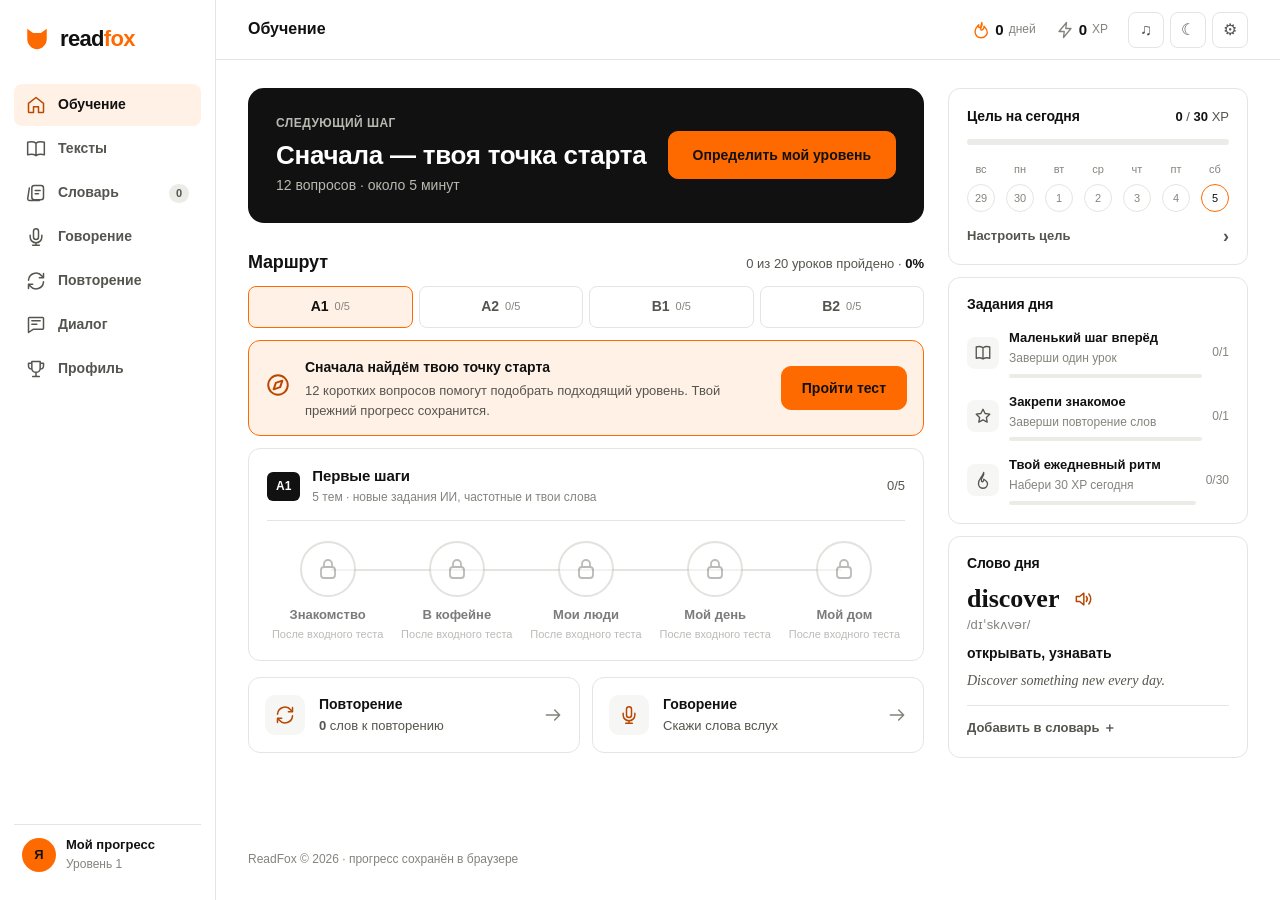
<file: index.html>
<!DOCTYPE html>
<html lang="ru">
<head>
<meta charset="UTF-8">
<meta name="viewport" content="width=device-width, initial-scale=1, viewport-fit=cover">
<meta name="theme-color" content="#ffffff" media="(prefers-color-scheme: light)">
<meta name="theme-color" content="#0b0b0b" media="(prefers-color-scheme: dark)">
<meta name="color-scheme" content="light dark">
<title>ReadFox — английский, шаг за шагом</title>
<link rel="icon" type="image/png" href="favicon.png">
<link rel="apple-touch-icon" href="favicon.png">
<script>try{var s=JSON.parse(localStorage.getItem('readfox-state')||'{}');document.documentElement.setAttribute('data-theme',(s.settings&&s.settings.theme)||'light');}catch(e){document.documentElement.setAttribute('data-theme','light');}</script>
<link rel="stylesheet" href="css/app.css?v=2">
</head>
<body>

<svg class="icon-sprite" xmlns="http://www.w3.org/2000/svg" aria-hidden="true"><defs>
<symbol id="i-logo" viewBox="0 0 24 24"><path d="M3 2.5 8.4 6.5h7.2L21 2.5v9.6c0 5-4 9.4-9 9.4s-9-4.4-9-9.4Z"/></symbol>
<symbol id="i-home" viewBox="0 0 24 24"><path d="m3 10 9-7 9 7v10a1 1 0 0 1-1 1h-5v-7H9v7H4a1 1 0 0 1-1-1Z"/></symbol>
<symbol id="i-book" viewBox="0 0 24 24"><path d="M12 5c-3-2-6-2-10-1v15c4-1 7-1 10 1 3-2 6-2 10-1V4c-4-1-7-1-10 1Zm0 0v15"/></symbol>
<symbol id="i-cards" viewBox="0 0 24 24"><rect x="7" y="3" width="14" height="17" rx="3"/><path d="m4 6-2 13a2 2 0 0 0 2 2h12m-5-12h6m-6 4h4"/></symbol>
<symbol id="i-mic" viewBox="0 0 24 24"><rect x="9" y="2" width="6" height="13" rx="3"/><path d="M5 10v2a7 7 0 0 0 14 0v-2m-7 9v3m-4 0h8"/></symbol>
<symbol id="i-trophy" viewBox="0 0 24 24"><path d="M7 3h10v8a5 5 0 0 1-10 0ZM7 5H3v3a4 4 0 0 0 4 4m10-7h4v3a4 4 0 0 1-4 4m-5 4v5m-4 0h8"/></symbol>
<symbol id="i-fire" viewBox="0 0 24 24"><path d="M13 2c2 6-3 6-1 10 2 0 4-2 4-5 4 4 6 8 3 12-4 5-12 4-14-1C2 12 7 7 9 5c-1 6 3 5 4-3Z"/></symbol>
<symbol id="i-bolt" viewBox="0 0 24 24"><path d="m14 2-10 12h7l-1 8 10-12h-7Z"/></symbol>
<symbol id="i-arrow" viewBox="0 0 24 24"><path d="M4 12h16m-6-6 6 6-6 6"/></symbol>
<symbol id="i-volume" viewBox="0 0 24 24"><path d="M4 9v6h4l5 4V5L8 9Zm12 0a5 5 0 0 1 0 6m3-9a9 9 0 0 1 0 12"/></symbol>
<symbol id="i-target" viewBox="0 0 24 24"><circle cx="12" cy="12" r="9"/><circle cx="12" cy="12" r="5"/><circle cx="12" cy="12" r="1"/></symbol>
<symbol id="i-repeat" viewBox="0 0 24 24"><path d="M3 11a9 9 0 0 1 16-5l2 2m0-5v5h-5m5 5a9 9 0 0 1-16 5l-2-2m0 5v-5h5"/></symbol>
<symbol id="i-check" viewBox="0 0 24 24"><path d="m5 12 4 4L19 6"/></symbol>
<symbol id="i-star" viewBox="0 0 24 24"><path d="m12 2 3 6 7 1-5 5 1 8-6-4-6 4 1-8-5-5 7-1Z"/></symbol>
<symbol id="i-user" viewBox="0 0 24 24"><circle cx="12" cy="7" r="4"/><path d="M4 22v-3a8 8 0 0 1 16 0v3"/></symbol>
<symbol id="i-chat" viewBox="0 0 24 24"><path d="M4 3h16a1 1 0 0 1 1 1v12a1 1 0 0 1-1 1H9l-6 4V4a1 1 0 0 1 1-1ZM7 7h10M7 11h6"/></symbol></defs></svg>

<a class="skip-link" href="#mainContent">К содержимому</a>

<aside class="sidebar" aria-label="Основная навигация">
  <a class="brand" href="#" data-open-view="home" aria-label="ReadFox — обучение"><svg class="brand-mark" aria-hidden="true"><use href="#i-logo"/></svg><span class="brand-name">read<b>fox</b></span></a>
  <nav class="nav" id="primaryNav">
    <button data-view="home" class="active"><svg class="icon"><use href="#i-home"/></svg><span>Обучение</span></button>
    <button data-view="library"><svg class="icon"><use href="#i-book"/></svg><span>Тексты</span></button>
    <button data-view="dictionary"><svg class="icon"><use href="#i-cards"/></svg><span>Словарь</span><small id="wordCount">0</small></button>
    <button data-view="speaking"><svg class="icon"><use href="#i-mic"/></svg><span>Говорение</span></button>
    <button data-view="practice"><svg class="icon"><use href="#i-repeat"/></svg><span>Повторение</span></button>
    <button data-view="dialogue"><svg class="icon"><use href="#i-chat"/></svg><span>Диалог</span></button>
    <button data-view="profile"><svg class="icon"><use href="#i-trophy"/></svg><span>Профиль</span></button>
    <button data-view="reader" id="navReader" class="hidden">Чтение</button>
  </nav>
  <div class="sidebar-bottom">
    <button class="sidebar-profile" data-open-view="profile"><span class="profile-avatar">Я</span><span><strong>Мой прогресс</strong><small id="sidebarLevel">Уровень 1</small></span></button>
  </div>
</aside>

<div class="app-frame">
<header class="site-header">
  <div class="page-heading"><span class="mobile-brand"><svg class="brand-mark" aria-hidden="true"><use href="#i-logo"/></svg><span class="brand-name">read<b>fox</b></span></span><span id="pageTitle">Обучение</span></div>
  <div class="header-right">
    <span class="header-metric streak-metric" title="Серия дней занятий"><svg class="icon"><use href="#i-fire"/></svg><b id="headerStreak">0</b><span>дней</span></span>
    <span class="header-metric xp-metric" title="Заработанный опыт"><svg class="icon"><use href="#i-bolt"/></svg><b id="headerXp">0</b><span>XP</span></span>
    <div class="header-controls">
      <button id="floatingStopBtn" class="header-stop hidden" type="button" aria-label="Остановить чтение"><span class="header-stop-icon"></span><span class="header-stop-label">Стоп</span></button>
      <button class="icon-btn sound-toggle" id="soundToggle" aria-label="Выключить звуковые эффекты" aria-pressed="true" title="Звуковые эффекты">♫</button>
      <button class="icon-btn" id="themeToggleBtn" aria-label="Сменить тему" title="Сменить тему">☾</button>
      <button class="icon-btn" id="voiceSettingsBtn" aria-label="Настройки" title="Настройки" aria-expanded="false" aria-controls="voicePanel">⚙</button>
    </div>
  </div>
  <div class="hidden" aria-hidden="true"><b id="statLearning">0</b><b id="statKnown">0</b></div>
</header>

<main id="mainContent" tabindex="-1">

<section data-view="home" class="view home-view">
<div class="dashboard-grid">
  <div class="learning-column">
    <div class="continue-card">
      <div class="continue-copy">
        <span class="eyebrow">Следующий шаг</span>
        <h1 id="continueTitle">Первые слова</h1>
        <p class="continue-meta" id="continueMeta">6 заданий · 5 минут</p>
      </div>
      <button class="btn primary-cta" id="continueLesson">Продолжить учиться</button>
    </div>

    <div class="route-heading"><h2>Маршрут</h2><span class="course-progress"><span id="courseProgress">0 из 20 уроков пройдено</span> · <b id="coursePercent">0%</b></span></div>
    <div id="learningPath" class="learning-path"></div>

    <div class="quick-practice-grid">
      <button class="quick-practice" id="quickReview"><span class="quick-icon"><svg class="icon"><use href="#i-repeat"/></svg></span><span class="quick-copy"><strong>Повторение</strong><span><b id="reviewCount">0</b> слов к повторению</span></span><svg class="icon quick-arrow"><use href="#i-arrow"/></svg></button>
      <button class="quick-practice" data-open-view="speaking"><span class="quick-icon"><svg class="icon"><use href="#i-mic"/></svg></span><span class="quick-copy"><strong>Говорение</strong><span>Скажи слова вслух</span></span><svg class="icon quick-arrow"><use href="#i-arrow"/></svg></button>
    </div>
  </div>

  <aside class="dashboard-aside" aria-label="Прогресс и задания">
    <section class="side-card daily-card">
      <div class="card-heading"><h2>Цель на сегодня</h2><span class="daily-count"><b id="dailyXp">0</b> / <b id="dailyGoal">30</b> XP</span></div>
      <div class="progress-track"><span id="dailyBar"></span></div>
      <div id="weekActivity" class="week-activity"></div>
      <button class="text-action" data-open-view="profile">Настроить цель <span>›</span></button>
    </section>
    <section class="side-card quests-card"><div class="card-heading"><h2>Задания дня</h2></div><div id="dailyQuests"></div></section>
    <section class="side-card word-day-card">
      <div class="card-heading"><h2>Слово дня</h2></div>
      <div class="word-day-word">discover <button id="wordDaySpeak" class="word-day-speak" aria-label="Произнести discover"><svg class="icon"><use href="#i-volume"/></svg></button></div>
      <div class="word-day-ipa">/dɪˈskʌvər/</div>
      <strong class="word-day-translation">открывать, узнавать</strong>
      <p>Discover something new every day.</p>
      <button id="wordDayAdd" class="text-action">Добавить в словарь <span>＋</span></button>
    </section>
    <div id="achievementList" class="hidden" aria-hidden="true"></div>
  </aside>
</div>
</section>

<section class="view hidden" data-view="dialogue"><div id="dialogueContent"></div></section>
<section class="view hidden" data-view="speaking"><div id="speakingContent"></div></section>
<section class="view hidden" data-view="profile"><div class="section-head"><h1>Достижения</h1><p>Твой прогресс и цели.</p></div><div id="profileContent"></div><div class="hidden" id="weeklyActivity"></div></section>

<section data-view="library" class="view hidden">
  <div class="section-head"><h1>Библиотека</h1><p>Нажимай на слова в тексте, чтобы увидеть перевод и собрать личный словарь.</p></div>
  <div class="stats-bar">
    <div class="stat"><b id="statTextsCount">0</b>текстов прочитано</div>
    <div class="stat"><b id="statLearningCount">0</b>слов в изучении</div>
    <div class="stat"><b id="statKnownCount">0</b>слов изучено</div>
  </div>
  <div id="textsSection"></div>
  <div class="library-tabs" role="tablist" aria-label="Раздел текстов">
    <button type="button" class="active" data-library-view="active" role="tab" aria-selected="true">Все тексты</button>
    <button type="button" data-library-view="mine" role="tab" aria-selected="false">Мои тексты <span id="myTextsCount">0</span></button>
    <button type="button" data-library-view="archive" role="tab" aria-selected="false">Архив <span id="archiveCount">0</span></button>
  </div>
  <div class="library-filters"><label class="library-search"><span>Поиск</span><input id="librarySearch" type="search" placeholder="Название или тема…"></label><label class="library-level"><span>Уровень</span><select id="libraryLevel"><option value="all">Все</option><option>A1</option><option>A2</option><option>B1</option><option>B2</option></select></label></div>
  <p id="libraryNoResults" class="hidden" role="status">Ничего не найдено. Попробуй другую тему или уровень.</p>
  <div class="library-grid" id="libraryGrid"></div>
  <div id="customFormWrap" class="hidden"></div>
</section>

<section data-view="reader" class="view hidden">
  <div class="reader-top">
    <button class="back-btn" id="readerBack">← К текстам</button>
    <h2 class="reader-title" id="readerTitle"></h2>
    <div class="reader-controls">
      <div class="font-size-control">
        <button id="fontDecrease" aria-label="Уменьшить шрифт" title="Уменьшить шрифт">A-</button>
        <button id="fontIncrease" aria-label="Увеличить шрифт" title="Увеличить шрифт">A+</button>
      </div>
      <button class="back-btn" id="readAloudBtn" data-playing="0"><svg class="sound-icon" viewBox="0 0 24 24" aria-hidden="true"><path d="M4 9v6h4l5 4V5L8 9H4Z"/><path d="M16 9.5a4 4 0 0 1 0 5M18.5 7a7.5 7.5 0 0 1 0 10"/></svg> Слушать</button>
    </div>
    <span class="reader-progress" id="readerProgress"></span>
  </div>
  <div class="reader-prep-status hidden" id="readerPrepStatus" role="status" aria-live="polite">
    <div class="reader-prep-row">
      <span id="readerPrepMessage">Подготавливаем текст...</span>
      <span id="readerPrepCount"></span>
      <button class="reader-prep-retry hidden" id="readerPrepRetry" type="button">Повторить</button>
    </div>
    <div class="reader-prep-track" aria-hidden="true"><span id="readerPrepBar"></span></div>
  </div>
  <div class="reader-body" id="readerBody"></div>
  <div class="reader-finish">
    <button class="btn secondary" id="archiveTextBtn" type="button">Добавить в архив</button>
  </div>
  <div class="reader-legend">
    <span><i class="legend-swatch is-learning"></i>В изучении</span>
    <span><i class="legend-swatch is-known"></i>Изучено</span>
    <span><i class="legend-swatch is-saved"></i>Перевод сохранён</span>
  </div>
</section>

<section data-view="dictionary" class="view hidden">
  <div class="section-head"><h1>Мой словарь</h1><p>Слова, которые ты встретил во время чтения.</p></div>
  <div class="dict-tools">
    <button class="btn secondary" id="exportBtn">Скачать прогресс</button>
    <button class="btn secondary" id="importBtn">Восстановить прогресс</button>
    <input type="file" id="importFile" accept="application/json" class="hidden">
  </div>
  <div class="dict-tabs">
    <button data-filter="all" class="active">Все</button>
    <button data-filter="learning">В изучении</button>
    <button data-filter="known">Изучено</button>
  </div>
  <div id="dictContent"></div>
</section>

<section data-view="practice" class="view hidden">
  <div class="section-head"><h1>Повторение</h1><p>Карточки и квиз по твоим словам.</p></div>
  <div class="practice-mode-tabs" role="tablist" aria-label="Режим тренировки">
    <button type="button" class="active" data-practice-mode="flashcards" role="tab" aria-selected="true">Карточки</button>
    <button type="button" data-practice-mode="quiz" role="tab" aria-selected="false">Квиз</button>
  </div>
  <div id="practiceContent"></div>
</section>

</main>

<footer>ReadFox © 2026 <span id="storageIndicator"></span></footer>
</div>

<dialog id="lessonDialog" aria-label="Учебный урок"><div id="lessonContent"></div></dialog>
<div id="tooltipLayer"></div>
<div id="toastLayer"></div>

<script src="js/config.js?v=2"></script><script src="js/legacy-translations.js?v=2"></script><script src="js/lesson-contexts.js?v=2"></script><script src="js/library-data.js?v=2"></script><script src="js/audio-lifecycle.js?v=2"></script><script src="js/sounds.js?v=2"></script><script src="js/academy.js?v=2"></script><script src="js/dialogue-audio.js?v=2"></script><script src="js/dialogue-voice.js?v=2"></script><script src="js/dialogue-scripts.js?v=2"></script><script src="js/dialogue.js?v=2"></script><script src="js/shadow-words.js?v=2"></script><script src="js/voice.js?v=2"></script><script src="js/ui.js?v=2"></script>
<script src="js/app.js?v=2"></script>
</body>
</html>
</file>
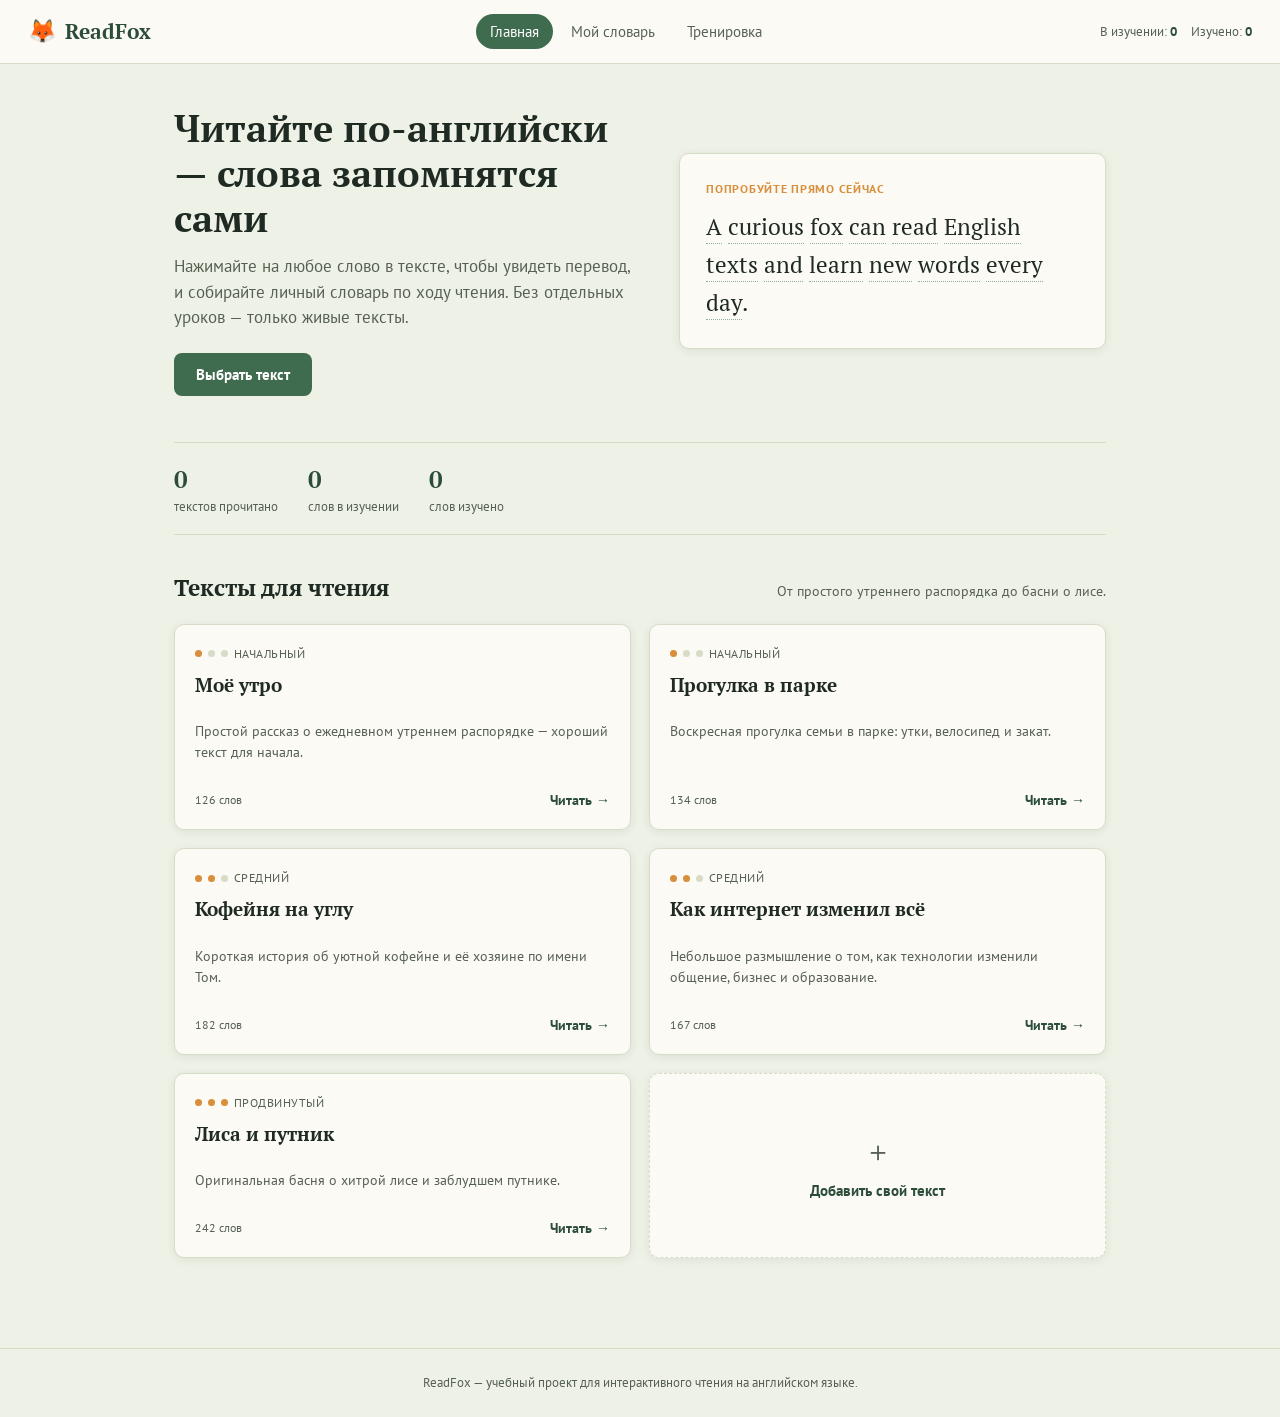
<file: readfox.html>
<!DOCTYPE html>
<html lang="ru">
<head>
<meta charset="UTF-8">
<meta name="viewport" content="width=device-width, initial-scale=1.0">
<title>ReadFox — учим английский через тексты</title>
<link rel="preconnect" href="https://fonts.googleapis.com">
<link href="https://fonts.googleapis.com/css2?family=PT+Serif:ital,wght@0,400;0,700;1,400&family=PT+Sans:wght@400;700&display=swap" rel="stylesheet">
<style>
:root{
  --paper:#EEF1E6;
  --paper-card:#FBFAF4;
  --ink:#1E2A22;
  --ink-soft:#566153;
  --fern:#3F6B4F;
  --fern-dark:#2C4D38;
  --amber:#D98E3B;
  --amber-soft:#F3DDB3;
  --amber-soft2:#FBEFD8;
  --rust:#B5483D;
  --line:#D7DCC6;
  --shadow:0 2px 10px rgba(30,42,34,0.08);
  --radius:10px;
}
*{box-sizing:border-box;}
html,body{margin:0;padding:0;}
body{
  background:var(--paper);
  color:var(--ink);
  font-family:'PT Sans',Arial,sans-serif;
  line-height:1.5;
  min-height:100vh;
}
h1,h2,h3{font-family:'PT Serif',Georgia,serif;margin:0;}
a{color:var(--fern-dark);}
button{font-family:inherit;cursor:pointer;}
button:focus-visible, .word:focus-visible, input:focus-visible, textarea:focus-visible{
  outline:2px solid var(--fern); outline-offset:2px;
}
.hidden{display:none !important;}

/* ---------- Header ---------- */
.site-header{
  display:flex;align-items:center;justify-content:space-between;gap:14px;
  padding:14px 28px;border-bottom:1px solid var(--line);background:var(--paper-card);
  position:sticky;top:0;z-index:30;flex-wrap:wrap;
}
.logo{display:flex;align-items:center;gap:8px;font-family:'PT Serif',serif;font-size:21px;font-weight:700;color:var(--fern-dark);}
.logo .mark{font-size:23px;}
.nav{display:flex;gap:4px;flex-wrap:wrap;}
.nav button{background:none;border:none;padding:8px 14px;border-radius:999px;font-size:15px;color:var(--ink-soft);}
.nav button:hover{background:var(--amber-soft2);color:var(--ink);}
.nav button.active{background:var(--fern);color:#fff;}
.header-stats{display:flex;gap:14px;font-size:13px;color:var(--ink-soft);white-space:nowrap;}
.header-stats b{color:var(--fern-dark);}

main{max-width:980px;margin:0 auto;padding:32px 24px 90px;}

/* ---------- Hero ---------- */
.hero{display:grid;grid-template-columns:1.1fr 1fr;gap:36px;align-items:center;padding:10px 0 40px;}
.hero h1{font-size:38px;line-height:1.18;margin:0 0 14px;}
.hero p.lead{font-size:17px;color:var(--ink-soft);margin:0 0 22px;max-width:480px;}
.btn{display:inline-block;border:none;border-radius:8px;padding:12px 22px;font-size:15px;font-weight:700;background:var(--fern);color:#fff;}
.btn:hover{background:var(--fern-dark);}
.btn.secondary{background:transparent;border:1.5px solid var(--fern);color:var(--fern-dark);}
.btn.secondary:hover{background:var(--amber-soft2);}

.demo-card{background:var(--paper-card);border:1px solid var(--line);border-radius:var(--radius);padding:26px;box-shadow:var(--shadow);}
.demo-card .demo-label{font-size:12px;letter-spacing:.06em;text-transform:uppercase;color:var(--amber);font-weight:700;margin-bottom:10px;}
.demo-sentence{font-family:'PT Serif',serif;font-size:23px;line-height:1.65;margin:0;}

/* ---------- clickable word styling (shared) ---------- */
.word{cursor:pointer;border-bottom:1px dotted #C9CDB8;padding-bottom:1px;}
.word:hover{background:var(--amber-soft2);}
.word.w-hit{border-bottom-color:#8FAE93;}
.word.w-learning{background:var(--amber-soft);border-bottom:1.5px solid var(--amber);border-radius:3px;padding:0 2px;}
.word.w-known{border-bottom:none;color:var(--fern-dark);font-weight:700;}

/* ---------- Stats bar ---------- */
.stats-bar{display:flex;gap:30px;padding:18px 0;border-top:1px solid var(--line);border-bottom:1px solid var(--line);margin:6px 0 36px;flex-wrap:wrap;}
.stats-bar .stat{font-size:13px;color:var(--ink-soft);}
.stats-bar .stat b{display:block;font-family:'PT Serif',serif;font-size:24px;color:var(--fern-dark);}

/* ---------- Section heading ---------- */
.section-head{display:flex;justify-content:space-between;align-items:baseline;margin-bottom:18px;flex-wrap:wrap;gap:10px;}
.section-head h2{font-size:23px;}
.section-head p{margin:0;color:var(--ink-soft);font-size:14px;}

/* ---------- Library grid ---------- */
.library-grid{display:grid;grid-template-columns:repeat(2,1fr);gap:18px;}
@media (max-width:680px){.library-grid{grid-template-columns:1fr;} .hero{grid-template-columns:1fr;}}
.text-card{background:var(--paper-card);border:1px solid var(--line);border-radius:var(--radius);padding:20px;display:flex;flex-direction:column;gap:8px;box-shadow:var(--shadow);}
.text-card .level{display:flex;align-items:center;gap:6px;font-size:12px;color:var(--ink-soft);text-transform:uppercase;letter-spacing:.04em;}
.level .dot{width:7px;height:7px;border-radius:50%;background:var(--line);display:inline-block;}
.level .dot.on{background:var(--amber);}
.text-card h3{font-size:19px;}
.text-card .teaser{color:var(--ink-soft);font-size:14px;flex:1;}
.text-card .meta{font-size:12px;color:var(--ink-soft);}
.text-card .row{display:flex;justify-content:space-between;align-items:center;margin-top:6px;gap:8px;}
.text-card .go{font-size:14px;font-weight:700;color:var(--fern-dark);background:none;border:none;padding:0;}
.text-card.add-own{border-style:dashed;align-items:center;justify-content:center;text-align:center;color:var(--ink-soft);min-height:140px;}
.text-card.add-own button{background:none;border:none;color:var(--fern-dark);font-weight:700;font-size:15px;}
.text-card .del{background:none;border:none;color:var(--rust);font-size:12px;}

.custom-form{background:var(--paper-card);border:1px solid var(--line);border-radius:var(--radius);padding:20px;margin-top:18px;}
.custom-form label{font-size:13px;color:var(--ink-soft);display:block;margin-bottom:4px;}
.custom-form input, .custom-form textarea{width:100%;font-family:inherit;font-size:14px;padding:10px;border:1px solid var(--line);border-radius:6px;background:#fff;color:var(--ink);margin-bottom:12px;}
.custom-form textarea{min-height:140px;resize:vertical;}
.custom-form .actions{display:flex;gap:10px;}

/* ---------- Reader ---------- */
.reader-top{display:flex;align-items:center;gap:14px;margin-bottom:18px;flex-wrap:wrap;}
.back-btn{background:none;border:1px solid var(--line);border-radius:8px;padding:8px 12px;font-size:14px;color:var(--ink-soft);}
.back-btn:hover{background:var(--amber-soft2);}
.reader-title{font-size:23px;flex:1;}
.reader-progress{font-size:13px;color:var(--ink-soft);}
.reader-body{background:var(--paper-card);border:1px solid var(--line);border-radius:var(--radius);padding:34px 38px;box-shadow:var(--shadow);}
@media (max-width:600px){.reader-body{padding:24px 20px;}}
.reader-body p{font-family:'PT Serif',serif;font-size:19px;line-height:1.85;margin:0 0 20px;}
.reader-legend{display:flex;gap:18px;margin-top:16px;font-size:13px;color:var(--ink-soft);flex-wrap:wrap;}
.reader-legend span{display:inline-flex;align-items:center;gap:6px;}
.legend-swatch{width:14px;height:14px;border-radius:3px;display:inline-block;}

/* ---------- Tooltip ---------- */
.tooltip{position:absolute;z-index:50;background:#fff;border:1px solid var(--line);border-top:3px solid var(--amber);
  border-radius:8px;box-shadow:0 8px 24px rgba(30,42,34,0.18);padding:14px;min-width:220px;max-width:280px;font-size:14px;}
.tooltip .tt-word{font-family:'PT Serif',serif;font-size:18px;margin-bottom:2px;}
.tooltip .tt-lemma{font-size:12px;color:var(--ink-soft);margin-bottom:8px;}
.tooltip .tt-translation{font-size:16px;color:var(--fern-dark);font-weight:700;margin-bottom:10px;}
.tooltip .tt-status{font-size:12px;color:var(--ink-soft);margin-bottom:8px;}
.tooltip .tt-actions{display:flex;gap:6px;flex-wrap:wrap;}
.tooltip .tt-actions button{font-size:12px;padding:6px 10px;border-radius:6px;border:1px solid var(--line);background:var(--paper);}
.tooltip .tt-actions button.primary{background:var(--fern);color:#fff;border-color:var(--fern);}
.tooltip .tt-actions button.danger{color:var(--rust);}
.tooltip input.tt-input{width:100%;padding:7px;border:1px solid var(--line);border-radius:6px;margin-bottom:8px;font-family:inherit;}
.tooltip .tt-close{position:absolute;top:6px;right:8px;background:none;border:none;color:var(--ink-soft);font-size:14px;padding:2px 6px;}
.tooltip .tt-hint{color:var(--ink-soft);margin-bottom:8px;}

/* ---------- Dictionary ---------- */
.dict-tabs{display:flex;gap:8px;margin-bottom:18px;}
.dict-tabs button{background:none;border:1px solid var(--line);border-radius:999px;padding:7px 16px;font-size:13px;color:var(--ink-soft);}
.dict-tabs button.active{background:var(--fern);color:#fff;border-color:var(--fern);}
.dict-grid{display:grid;grid-template-columns:repeat(3,1fr);gap:12px;}
@media (max-width:760px){.dict-grid{grid-template-columns:repeat(2,1fr);}}
@media (max-width:480px){.dict-grid{grid-template-columns:1fr;}}
.dict-chip{background:var(--paper-card);border:1px solid var(--line);border-radius:8px;padding:12px;}
.dict-chip .w{font-family:'PT Serif',serif;font-size:17px;}
.dict-chip .t{color:var(--ink-soft);font-size:14px;margin:2px 0 8px;}
.dict-chip .badge{font-size:11px;padding:2px 8px;border-radius:999px;display:inline-block;}
.badge.learning{background:var(--amber-soft);color:#7A4F12;}
.badge.known{background:#DCEADD;color:var(--fern-dark);}
.dict-chip .chip-actions{display:flex;gap:6px;margin-top:8px;flex-wrap:wrap;}
.dict-chip .chip-actions button{font-size:11px;padding:4px 8px;border-radius:6px;border:1px solid var(--line);background:#fff;}
.empty-state{padding:40px 20px;text-align:center;color:var(--ink-soft);background:var(--paper-card);border:1px dashed var(--line);border-radius:var(--radius);}
.empty-state .btn{margin-top:14px;}

/* ---------- Practice ---------- */
.practice-wrap{max-width:420px;margin:0 auto;text-align:center;}
.flip-card{background:var(--paper-card);border:1px solid var(--line);border-radius:var(--radius);padding:50px 24px;box-shadow:var(--shadow);
  min-height:160px;display:flex;flex-direction:column;align-items:center;justify-content:center;gap:10px;font-family:'PT Serif',serif;font-size:28px;margin-bottom:18px;}
.flip-card .translation{color:var(--fern-dark);font-size:22px;}
.practice-actions{display:flex;gap:10px;justify-content:center;flex-wrap:wrap;}
.practice-progress{margin-top:14px;font-size:13px;color:var(--ink-soft);}

footer{text-align:center;padding:24px;color:var(--ink-soft);font-size:13px;border-top:1px solid var(--line);}

@media (prefers-reduced-motion:reduce){*{transition:none !important;}}
</style>
</head>
<body>

<header class="site-header">
  <div class="logo"><span class="mark">🦊</span>ReadFox</div>
  <nav class="nav">
    <button data-view="home" class="active">Главная</button>
    <button data-view="reader" id="navReader" class="hidden">Чтение</button>
    <button data-view="dictionary">Мой словарь</button>
    <button data-view="practice">Тренировка</button>
  </nav>
  <div class="header-stats">
    <span>В изучении: <b id="statLearning">0</b></span>
    <span>Изучено: <b id="statKnown">0</b></span>
  </div>
</header>

<main>

  <section data-view="home" class="view">
    <div class="hero">
      <div>
        <h1>Читайте по-английски — слова запомнятся сами</h1>
        <p class="lead">Нажимайте на любое слово в тексте, чтобы увидеть перевод, и собирайте личный словарь по ходу чтения. Без отдельных уроков — только живые тексты.</p>
        <button class="btn" id="heroStart">Выбрать текст</button>
      </div>
      <div class="demo-card">
        <div class="demo-label">Попробуйте прямо сейчас</div>
        <p class="demo-sentence" id="demoSentence"></p>
      </div>
    </div>

    <div class="stats-bar">
      <div class="stat"><b id="statTextsCount">0</b>текстов прочитано</div>
      <div class="stat"><b id="statLearningCount">0</b>слов в изучении</div>
      <div class="stat"><b id="statKnownCount">0</b>слов изучено</div>
    </div>

    <div class="section-head">
      <h2>Тексты для чтения</h2>
      <p>От простого утреннего распорядка до басни о лисе.</p>
    </div>
    <div class="library-grid" id="libraryGrid"></div>

    <div id="customFormWrap" class="hidden"></div>
  </section>

  <section data-view="reader" class="view hidden">
    <div class="reader-top">
      <button class="back-btn" id="readerBack">← К текстам</button>
      <h2 class="reader-title" id="readerTitle"></h2>
      <span class="reader-progress" id="readerProgress"></span>
    </div>
    <div class="reader-body" id="readerBody"></div>
    <div class="reader-legend">
      <span><span class="legend-swatch" style="background:var(--amber-soft);border:1px solid var(--amber);"></span>В изучении</span>
      <span><span class="legend-swatch" style="background:#DCEADD;"></span>Изучено</span>
      <span><span class="legend-swatch" style="border-bottom:1.5px dotted #8FAE93;background:transparent;"></span>Есть перевод — нажмите</span>
    </div>
  </section>

  <section data-view="dictionary" class="view hidden">
    <div class="section-head">
      <h2>Мой словарь</h2>
      <p>Слова, которые вы встретили во время чтения.</p>
    </div>
    <div class="dict-tabs">
      <button data-filter="all" class="active">Все</button>
      <button data-filter="learning">В изучении</button>
      <button data-filter="known">Изучено</button>
    </div>
    <div id="dictContent"></div>
  </section>

  <section data-view="practice" class="view hidden">
    <div class="section-head"><h2>Тренировка слов</h2><p>Карточки из слов со статусом «в изучении».</p></div>
    <div id="practiceContent"></div>
  </section>

</main>

<footer>ReadFox — учебный проект для интерактивного чтения на английском языке.</footer>

<div id="tooltipLayer"></div>

<script>
(function(){
"use strict";

/* ============================================================
   ДАННЫЕ: тексты для чтения
   ============================================================ */
const TEXTS = [
  {
    id:'morning', level:'beginner', title:'Моё утро',
    teaser:'Простой рассказ о ежедневном утреннем распорядке — хороший текст для начала.',
    body:
`Every morning, I wake up at seven o'clock. First, I open the window and look at the sky. The air is fresh and cool. I make my bed and go to the bathroom. I wash my face and brush my teeth.

Then I go to the kitchen and make breakfast. I usually eat eggs, bread, and fruit. I drink a cup of tea or coffee. After breakfast, I get dressed and pack my bag. I check my phone for messages.

At eight o'clock, I leave the house and walk to the bus stop. The bus comes, and I sit near the window. I watch the streets and the people. I think about my plans for the day. School starts at nine, and I am never late.`
  },
  {
    id:'park', level:'beginner', title:'Прогулка в парке',
    teaser:'Воскресная прогулка семьи в парке: утки, велосипед и закат.',
    body:
`On Sunday, my family likes to walk in the park near our home. The park is big and green, with tall trees and a small lake. We usually go there after lunch.

My little sister loves to feed the ducks. She brings bread and throws small pieces into the water. The ducks swim fast when they see food. My father likes to ride his bicycle along the path, while my mother sits on a bench and reads a book. I often play with our dog. He runs after a ball and brings it back to me.

Sometimes we see other families having a picnic on the grass. When the sun starts to set, the sky turns orange and pink. We sit together and watch the colors change. Then we walk home, tired but happy.`
  },
  {
    id:'coffee', level:'intermediate', title:'Кофейня на углу',
    teaser:'Короткая история об уютной кофейне и её хозяине по имени Том.',
    body:
`There is a small coffee shop on the corner of my street. It opened two years ago, but it already feels like an old friend. Every morning, the owner, a quiet man named Tom, stands behind the counter and grinds fresh coffee beans. The smell fills the whole street and pulls people inside.

I usually stop there before work, even though I am always in a hurry. Tom remembers my order without asking. He simply nods and starts making my coffee while I find a seat by the window. The shop is narrow, with wooden tables and shelves full of old books. Soft music plays quietly in the background.

Sometimes I notice strangers having quiet conversations, sharing secrets or making plans. Once, an elderly woman told me that this shop reminded her of a place she visited as a child in another country. I think that is why people keep coming back — not just for the coffee, but for the feeling of being somewhere familiar. When I finally leave with my cup in hand, the cold morning air feels a little warmer.`
  },
  {
    id:'internet', level:'intermediate', title:'Как интернет изменил всё',
    teaser:'Небольшое размышление о том, как технологии изменили общение, бизнес и образование.',
    body:
`Thirty years ago, very few people had access to the internet. Today, it is hard to imagine daily life without it. The internet has changed the way we communicate, work, and learn. In the past, sending a letter took days or even weeks. Now, a message can reach someone on the other side of the world in seconds.

Businesses have also changed completely. Small shops can sell their products to customers in different countries through online stores. Education has become more open as well. Anyone with an internet connection can watch lectures from famous universities for free.

However, these changes also bring new problems. People spend more time looking at screens and less time talking face to face. Some experts worry that young people are losing important social skills. Others believe that technology simply created new ways to connect, rather than replacing old ones. Whatever the truth is, one thing is certain: the internet will continue to shape our future in ways we cannot fully predict yet.`
  },
  {
    id:'fox', level:'advanced', title:'Лиса и путник',
    teaser:'Оригинальная басня о хитрой лисе и заблудшем путнике.',
    body:
`Long ago, in a forest where the trees grew taller than towers, there lived a fox known for her cleverness. One evening, a tired traveler lost his way and wandered into her territory. Hungry and confused, he sat beneath an old oak and wept quietly, certain that he would never find the road again.

The fox watched him from behind a bush, curious about this strange creature who seemed so helpless. Instead of running away, she stepped closer and asked why he was crying. Surprised that an animal could speak, the traveler explained his situation, expecting little sympathy. To his astonishment, the fox offered to guide him, on one condition: he had to listen carefully to everything she said, without questioning her choices.

The traveler agreed, desperate enough to trust a stranger, even one with sharp teeth and clever eyes. They walked through narrow paths and crossed a shallow river, the fox leading confidently as if she had memorized every stone and shadow. By dawn, they reached the edge of the forest, where a distant village glowed beneath the rising sun.

The traveler thanked her with tears of relief, offering whatever he could give in return. The fox merely smiled and said that kindness, unlike gold, never needs to be repaid. Then she disappeared back into the shadows, leaving the man to wonder whether he had imagined the entire encounter, or whether wisdom truly could wear fur and walk on four legs.`
  }
];

const LEVEL_LABEL = {beginner:'Начальный', intermediate:'Средний', advanced:'Продвинутый', custom:'Свой текст'};
const LEVEL_DOTS = {beginner:1, intermediate:2, advanced:3, custom:0};

/* ============================================================
   ДАННЫЕ: встроенный словарь (база) и неправильные формы
   ============================================================ */
const BASE_DICT = {
  // местоимения
  "i":"я","you":"ты, вы","he":"он","she":"она","it":"оно, это","we":"мы","they":"они",
  "me":"меня, мне","him":"его, ему","her":"её, ей","us":"нас, нам","them":"их, им",
  "my":"мой","your":"твой, ваш","his":"его","its":"его, её (о предмете)","our":"наш","their":"их",
  "mine":"моё","yours":"твоё, ваше","ours":"наше","theirs":"их",
  "myself":"себя (я сам)","yourself":"себя (ты сам)","himself":"себя (он сам)","herself":"себя (она сама)",
  "itself":"само","ourselves":"себя (мы сами)","yourselves":"себя (вы сами)","themselves":"себя (они сами)",
  "this":"этот, это","that":"тот, то","these":"эти","those":"те",
  "who":"кто","whom":"кого, кому","whose":"чей","which":"который, какой","what":"что, какой",
  "when":"когда","where":"где, куда","first":"первый, сначала","not":"не",
  "someone":"кто-то","somebody":"кто-то","something":"что-то","somewhere":"где-то, куда-то",
  "anyone":"кто-нибудь","anybody":"кто-нибудь","anything":"что-нибудь","anywhere":"где-нибудь",
  "everyone":"каждый, все","everybody":"все","everything":"всё","everywhere":"везде",
  "nobody":"никто","nothing":"ничто","nowhere":"нигде",
  // артикли / детерминаторы
  "a":"артикль (один, какой-то)","an":"артикль (перед гласным звуком)","the":"определённый артикль",
  "some":"немного, некоторые","any":"любой, какой-нибудь","no":"никакой, нет",
  "every":"каждый","each":"каждый (из)","all":"все, весь","both":"оба",
  "few":"мало, немного","many":"много","much":"много",
  "more":"больше","most":"большинство, больше всего","less":"меньше","least":"меньше всего",
  "other":"другой","another":"другой, ещё один","such":"такой","own":"собственный",
  "good":"хороший","better":"лучше","best":"лучший, лучше всего",
  "bad":"плохой","worse":"хуже","worst":"худший",
  // предлоги
  "in":"в","on":"на","at":"в, у (момент времени)","by":"у, около, к (сроку)","for":"для, за",
  "with":"с","about":"о, около","against":"против","between":"между","into":"внутрь",
  "through":"через","during":"во время","before":"до, перед","after":"после",
  "above":"над","below":"под","to":"к, в","from":"от, из","up":"вверх","down":"вниз",
  "off":"с (поверхности)","over":"над, через","under":"под","of":"из, о (родительный падеж)",
  "out":"из, наружу","near":"рядом, около","along":"вдоль","across":"через, напротив",
  "behind":"за, позади","beyond":"за пределами","beside":"рядом с","among":"среди",
  "around":"вокруг","without":"без","within":"в пределах","toward":"к, в направлении","upon":"на",
  // союзы
  "and":"и","but":"но","or":"или","nor":"ни","so":"поэтому, так","yet":"всё же, однако",
  "because":"потому что","although":"хотя","though":"хотя, всё же","while":"пока, в то время как",
  "if":"если","unless":"если не","since":"с тех пор как, поскольку","whether":"ли (частица)",
  "as":"как, так как","than":"чем","however":"однако","rather":"скорее, вместо",
  "whatever":"что бы ни","cannot":"не могу, не может",
  // вспомогательные/модальные глаголы
  "be":"быть","am":"есть (я)","is":"есть (он/она/оно)","are":"есть (мы/вы/они)",
  "was":"был(а)","were":"были","been":"был (причастие)","being":"будучи",
  "have":"иметь","has":"имеет","had":"имел(а)","having":"имея",
  "do":"делать","does":"делает","did":"делал(а)","doing":"делая","done":"сделано, готово",
  "will":"буду, будет (будущее время)","would":"бы (условное наклонение)",
  "shall":"буду (формальное будущее)","should":"следует, должен",
  "can":"могу, умею","could":"мог(ла) бы","may":"может быть, могу","might":"мог бы (вероятность)","must":"должен, обязан",
  // сокращённые формы (контракции)
  "don't":"не (с глаголом в наст. времени)","doesn't":"не (с глаголом, он/она/оно)","didn't":"не (с глаголом в прош. времени)",
  "isn't":"не является, не","aren't":"не являются, не","wasn't":"не был(а)","weren't":"не были",
  "can't":"не могу, не может","couldn't":"не мог(ла) бы","won't":"не буду, не будет","wouldn't":"не стал(а) бы",
  "shouldn't":"не должен, не следует","haven't":"не имею, не имеем","hasn't":"не имеет","hadn't":"не имел(а)",
  "i'm":"я (есть)","you're":"ты, вы (есть)","he's":"он (есть), у него есть","she's":"она (есть), у неё есть",
  "it's":"это (есть)","we're":"мы (есть)","they're":"они (есть)",
  "i've":"я (имею — перфект)","you've":"вы (имеете)","we've":"мы (имеем)","they've":"они (имеют)",
  "i'll":"я (буду)","you'll":"ты (будешь)","he'll":"он (будет)","she'll":"она (будет)","we'll":"мы (будем)","they'll":"они (будут)",
  "i'd":"я (хотел бы / had)","let's":"давай, давайте","that's":"это (есть)","there's":"там есть, имеется",
  "what's":"что (это)","who's":"кто (это)",
  // время
  "morning":"утро","afternoon":"день (после полудня)","evening":"вечер","night":"ночь",
  "today":"сегодня","yesterday":"вчера","tomorrow":"завтра",
  "day":"день","week":"неделя","month":"месяц","year":"год","hour":"час","minute":"минута","second":"секунда",
  "time":"время","now":"сейчас","then":"тогда, потом",
  "always":"всегда","never":"никогда","sometimes":"иногда","often":"часто","usually":"обычно",
  "already":"уже","still":"всё ещё","again":"снова","soon":"скоро","later":"позже",
  "early":"рано","late":"поздно","ago":"назад (тому)","once":"однажды, один раз","twice":"два раза",
  "o'clock":"час (при указании времени)",
  // числа
  "one":"один","two":"два","three":"три","four":"четыре","five":"пять",
  "six":"шесть","seven":"семь","eight":"восемь","nine":"девять","ten":"десять",
  "eleven":"одиннадцать","twelve":"двенадцать","twenty":"двадцать","thirty":"тридцать",
  "forty":"сорок","fifty":"пятьдесят","hundred":"сто","thousand":"тысяча",
  // дни недели
  "monday":"понедельник","tuesday":"вторник","wednesday":"среда","thursday":"четверг",
  "friday":"пятница","saturday":"суббота","sunday":"воскресенье",
  // утро (текст 1)
  "wake":"просыпаться","open":"открывать","window":"окно","look":"смотреть","sky":"небо",
  "air":"воздух","fresh":"свежий","cool":"прохладный","make":"делать, готовить","bed":"кровать",
  "go":"идти, ехать","bathroom":"ванная","wash":"мыть","face":"лицо","brush":"чистить щёткой, щётка",
  "tooth":"зуб","kitchen":"кухня","breakfast":"завтрак","eat":"есть, кушать","egg":"яйцо",
  "bread":"хлеб","fruit":"фрукт","drink":"пить, напиток","cup":"чашка","tea":"чай","coffee":"кофе",
  "dress":"одеваться, платье","dressed":"одетый","pack":"паковать, собирать","bag":"сумка",
  "check":"проверять","phone":"телефон","message":"сообщение","leave":"уходить, покидать",
  "house":"дом","walk":"идти пешком, гулять","bus":"автобус","stop":"остановка, останавливаться",
  "come":"приходить","sit":"сидеть","watch":"смотреть, наблюдать, часы","street":"улица",
  "people":"люди","person":"человек","think":"думать","plan":"план, планировать","school":"школа",
  "start":"начинать",
  // парк (текст 2)
  "family":"семья","like":"нравиться, любить","home":"дом","big":"большой","green":"зелёный",
  "tall":"высокий","tree":"дерево","small":"маленький","lake":"озеро","lunch":"обед","park":"парк",
  "little":"маленький, немного","sister":"сестра","love":"любить","feed":"кормить","duck":"утка",
  "bring":"приносить","throw":"бросать","piece":"кусок","water":"вода","swim":"плавать",
  "fast":"быстрый, быстро","see":"видеть","food":"еда","father":"отец","ride":"ехать верхом, катаься",
  "bicycle":"велосипед","path":"тропа, путь","mother":"мать","bench":"скамейка","read":"читать",
  "book":"книга","play":"играть","dog":"собака","run":"бегать","ball":"мяч","back":"назад, спина",
  "having":"имея",
  "picnic":"пикник","grass":"трава","sun":"солнце","set":"садиться (о солнце), устанавливать",
  "turn":"поворачивать(ся), превращаться","orange":"оранжевый, апельсин","pink":"розовый",
  "together":"вместе","color":"цвет","change":"менять(ся)","tired":"усталый","happy":"счастливый",
  // кофейня (текст 3)
  "there":"там","shop":"магазин","corner":"угол","two":"два",
  "feel":"чувствовать","old":"старый","friend":"друг","owner":"владелец","quiet":"тихий",
  "man":"мужчина","name":"имя","named":"по имени","stand":"стоять",
  "counter":"прилавок","grind":"молоть","bean":"зерно, бобы","smell":"запах, пахнуть",
  "fill":"заполнять","whole":"весь, целый","pull":"тянуть, притягивать","inside":"внутри",
  "work":"работать, работа","even":"даже","hurry":"спешить, спешка",
  "remember":"помнить","order":"заказ, заказывать","ask":"спрашивать","simply":"просто",
  "nod":"кивать","seat":"место, сиденье","narrow":"узкий","wooden":"деревянный","table":"стол",
  "shelf":"полка","full":"полный","soft":"мягкий","music":"музыка","quietly":"тихо",
  "background":"фон","notice":"замечать","stranger":"незнакомец","conversation":"разговор",
  "share":"делиться","secret":"секрет","elderly":"пожилой","woman":"женщина","tell":"говорить, рассказывать",
  "remind":"напоминать","place":"место","visit":"посещать","country":"страна","why":"почему",
  "keep":"хранить, продолжать","just":"просто, только","feeling":"чувство","familiar":"знакомый",
  "finally":"наконец","hand":"рука","cold":"холодный","warm":"тёплый","warmer":"теплее",
  // интернет (текст 4)
  "very":"очень","access":"доступ","hard":"трудный, тяжело","imagine":"представлять (себе)",
  "daily":"ежедневный","life":"жизнь","communicate":"общаться","learn":"учить(ся)",
  "past":"прошлое, прошлый","send":"посылать","letter":"письмо","take":"брать, занимать (время)",
  "reach":"достигать","side":"сторона","world":"мир","business":"бизнес, дело",
  "also":"также","completely":"полностью","sell":"продавать","product":"продукт",
  "customer":"покупатель, клиент","different":"другой, разный","store":"магазин",
  "education":"образование","become":"становиться","well":"хорошо, колодец","connection":"связь, подключение",
  "online":"онлайн","internet":"интернет",
  "lecture":"лекция","famous":"известный","university":"университет","free":"бесплатный, свободный",
  "problem":"проблема","spend":"тратить","screen":"экран","talk":"говорить, разговаривать",
  "expert":"эксперт","worry":"беспокоиться","young":"молодой","lose":"терять","important":"важный",
  "social":"социальный","skill":"навык","believe":"верить, полагать","technology":"технология",
  "create":"создавать","way":"способ, путь","connect":"соединять","replace":"заменять",
  "truth":"правда","certain":"определённый, уверенный","continue":"продолжать","shape":"формировать, форма",
  "future":"будущее","fully":"полностью","predict":"предсказывать",
  // лиса и путник (текст 5)
  "long":"длинный, долго","forest":"лес","grow":"расти","tower":"башня","live":"жить",
  "known":"известный","cleverness":"хитрость, сообразительность","traveler":"путник, путешественник",
  "wander":"блуждать","territory":"территория","hungry":"голодный","confused":"сбитый с толку",
  "beneath":"под","oak":"дуб","weep":"плакать","road":"дорога","bush":"куст","curious":"любопытный",
  "strange":"странный","creature":"существо","seem":"казаться","helpless":"беспомощный","clever":"умный, хитрый",
  "instead":"вместо (этого)","away":"прочь","step":"шаг, шагать","close":"закрывать, близкий",
  "closer":"ближе","cry":"плакать, кричать","surprise":"удивлять","surprised":"удивлённый",
  "animal":"животное","speak":"говорить","explain":"объяснять","situation":"ситуация",
  "expect":"ожидать","sympathy":"сочувствие","astonishment":"изумление","offer":"предлагать",
  "guide":"вести, гид","condition":"условие","listen":"слушать","carefully":"осторожно, внимательно",
  "question":"вопрос, расспрашивать","choice":"выбор","agree":"соглашаться","desperate":"отчаянный",
  "enough":"достаточно","trust":"доверять","sharp":"острый","eye":"глаз","cross":"пересекать",
  "shallow":"неглубокий","river":"река","lead":"вести","confidently":"уверенно",
  "memorize":"запоминать наизусть","stone":"камень","shadow":"тень","dawn":"рассвет",
  "edge":"край","distant":"дальний, отдалённый","village":"деревня","glow":"светиться",
  "rise":"подниматься","thank":"благодарить","tear":"слеза","relief":"облегчение","give":"давать",
  "return":"возвращать(ся), возвращение","merely":"просто, всего лишь","smile":"улыбка, улыбаться",
  "kind":"добрый, вид (тип)","kindness":"доброта","unlike":"в отличие от","gold":"золото",
  "need":"нуждаться, нужда","repay":"отплатить","disappear":"исчезать","wonder":"удивляться, интересоваться",
  "entire":"весь, целый","encounter":"встреча, столкновение","wisdom":"мудрость","truly":"истинно, действительно",
  "wear":"носить (одежду)","fur":"мех","leg":"нога",
  // дополнительные общеупотребительные слова
  "english":"английский","text":"текст","new":"новый","word":"слово","sentence":"предложение",
  "fox":"лиса","right":"право, правый, верно","left":"левый, ушёл (от leave)",
  "high":"высокий","low":"низкий","light":"свет, легкий","dark":"тёмный","heavy":"тяжёлый",
  "strong":"сильный","weak":"слабый","rich":"богатый","poor":"бедный","clean":"чистый","dirty":"грязный",
  "empty":"пустой","cheap":"дешёвый","expensive":"дорогой","far":"далеко","slow":"медленный",
  "hot":"горячий","wet":"влажный, мокрый","dry":"сухой","easy":"лёгкий, простой","loud":"громкий",
  "beautiful":"красивый","ugly":"уродливый","nice":"приятный, милый","rude":"грубый","polite":"вежливый",
  "brave":"смелый","afraid":"испуганный","angry":"злой, сердитый","sad":"печальный",
  "bored":"скучающий","excited":"взволнованный, восторженный","comfortable":"удобный",
  "dangerous":"опасный","safe":"безопасный","careful":"осторожный","lucky":"удачливый",
  "popular":"популярный","common":"обычный, общий","rare":"редкий","special":"особенный",
  "normal":"нормальный","simple":"простой","complex":"сложный","modern":"современный",
  "ancient":"древний","traditional":"традиционный","natural":"природный, естественный",
  "public":"публичный, общественный","private":"частный","busy":"занятой","available":"доступный",
  "ready":"готовый","sure":"уверенный","necessary":"необходимый","useful":"полезный","useless":"бесполезный",
  "similar":"похожий","equal":"равный","exact":"точный","perfect":"идеальный","terrible":"ужасный",
  "use":"использовать, использование",
  "wonderful":"чудесный","amazing":"удивительный","fantastic":"фантастический","excellent":"превосходный",
  "fine":"хороший, в порядке","city":"город","town":"городок","building":"здание","room":"комната",
  "door":"дверь","wall":"стена","floor":"пол, этаж","roof":"крыша","garden":"сад","yard":"двор",
  "key":"ключ","lock":"замок, запирать","lamp":"лампа","chair":"стул","box":"коробка","bottle":"бутылка",
  "glass":"стакан, стекло","plate":"тарелка","knife":"нож","fork":"вилка","spoon":"ложка",
  "towel":"полотенце","soap":"мыло","mirror":"зеркало","clock":"часы (настенные)","calendar":"календарь",
  "map":"карта","picture":"картина, фото","photo":"фото","painting":"картина","shape":"форма",
  "size":"размер","weight":"вес","length":"длина","width":"ширина","height":"высота","distance":"расстояние",
  "speed":"скорость","temperature":"температура","weather":"погода","rain":"дождь","snow":"снег",
  "wind":"ветер","cloud":"облако","storm":"шторм, буря","ice":"лёд","fire":"огонь","smoke":"дым",
  "earth":"земля","ground":"земля, почва","hill":"холм","mountain":"гора","valley":"долина",
  "sea":"море","ocean":"океан","island":"остров","beach":"пляж","desert":"пустыня","jungle":"джунгли",
  "field":"поле","farm":"ферма","leaf":"лист","root":"корень","seed":"семя","vegetable":"овощ",
  "plant":"растение, сажать","bird":"птица","fish":"рыба","insect":"насекомое","snake":"змея",
  "lion":"лев","tiger":"тигр","bear":"медведь","wolf":"волк","elephant":"слон","monkey":"обезьяна",
  "rabbit":"кролик","mouse":"мышь","horse":"лошадь","cow":"корова","sheep":"овца","pig":"свинья",
  "chicken":"курица","goat":"коза","cat":"кошка","wing":"крыло","tail":"хвост","feather":"перо",
  "claw":"коготь","paw":"лапа","body":"тело","head":"голова","hair":"волосы","ear":"ухо","nose":"нос",
  "mouth":"рот","lip":"губа","tongue":"язык","neck":"шея","shoulder":"плечо","arm":"рука (от плеча)",
  "elbow":"локоть","finger":"палец (руки)","nail":"ноготь","chest":"грудь","stomach":"живот",
  "knee":"колено","foot":"нога, ступня","toe":"палец (ноги)","skin":"кожа","bone":"кость",
  "blood":"кровь","heart":"сердце","brain":"мозг","voice":"голос","breath":"дыхание","dream":"мечта, сон",
  "health":"здоровье","illness":"болезнь","pain":"боль","medicine":"лекарство","doctor":"врач",
  "nurse":"медсестра","hospital":"больница","patient":"пациент","disease":"болезнь",
  "baby":"младенец","boy":"мальчик","girl":"девочка","adult":"взрослый","teenager":"подросток",
  "parent":"родитель","brother":"брат","son":"сын","daughter":"дочь","husband":"муж","wife":"жена",
  "child":"ребёнок","neighbor":"сосед","enemy":"враг","guest":"гость","host":"хозяин (принимающий)",
  "teacher":"учитель","student":"студент, ученик","worker":"работник","employee":"сотрудник",
  "manager":"менеджер","boss":"начальник","engineer":"инженер","lawyer":"юрист","police":"полиция",
  "soldier":"солдат","artist":"художник","writer":"писатель","musician":"музыкант","actor":"актёр",
  "scientist":"учёный","farmer":"фермер","driver":"водитель","cook":"повар, готовить",
  "king":"король","queen":"королева","president":"президент","government":"правительство",
  "leader":"лидер","citizen":"гражданин","society":"общество","culture":"культура",
  "religion":"религия","language":"язык (речь)","nation":"нация","war":"война","peace":"мир (без войны)",
  "army":"армия","weapon":"оружие","law":"закон","rule":"правило","freedom":"свобода",
  "justice":"справедливость","crime":"преступление","prison":"тюрьма","court":"суд","judge":"судья",
  "money":"деньги","bank":"банк","coin":"монета","price":"цена","cost":"стоимость, стоить",
  "value":"ценность","profit":"прибыль","loss":"потеря","market":"рынок","trade":"торговля",
  "company":"компания","factory":"завод","office":"офис","service":"услуга","class":"класс, занятие",
  "lesson":"урок","page":"страница","story":"история, рассказ","novel":"роман","poem":"стихотворение",
  "news":"новости","newspaper":"газета","magazine":"журнал","article":"статья","report":"отчёт",
  "information":"информация","knowledge":"знание","idea":"идея","answer":"ответ","solution":"решение",
  "example":"пример","fact":"факт","opinion":"мнение","argument":"аргумент, спор","discussion":"обсуждение",
  "grammar":"грамматика","meaning":"значение","email":"электронное письмо","call":"звонок, звонить",
  "computer":"компьютер","keyboard":"клавиатура","program":"программа","application":"приложение",
  "website":"сайт","video":"видео","song":"песня","sound":"звук","noise":"шум","silence":"тишина",
  "area":"область, район","region":"регион","location":"местоположение","direction":"направление",
  "north":"север","south":"юг","east":"восток","west":"запад","top":"верх","bottom":"низ",
  "middle":"середина","center":"центр","end":"конец","beginning":"начало","part":"часть",
  "half":"половина","level":"уровень","line":"линия, строка","point":"точка, момент","space":"пространство",
  "help":"помогать","want":"хотеть","hate":"ненавидеть","hope":"надеяться","wish":"желать",
  "prefer":"предпочитать","decide":"решать","choose":"выбирать","try":"пытаться","allow":"позволять",
  "forbid":"запрещать","suggest":"предлагать","recommend":"рекомендовать","disagree":"не соглашаться",
  "accept":"принимать","refuse":"отказывать(ся)","promise":"обещать","warn":"предупреждать",
  "describe":"описывать","discuss":"обсуждать","mention":"упоминать","announce":"объявлять",
  "declare":"заявлять","admit":"признавать","deny":"отрицать","pretend":"притворяться",
  "doubt":"сомневаться","guess":"угадывать, предполагать","assume":"предполагать","realize":"понимать, осознавать",
  "recognize":"узнавать, признавать","study":"изучать","practice":"практиковать(ся)","understand":"понимать",
  "know":"знать","discover":"открывать, обнаруживать","explore":"исследовать","search":"искать",
  "find":"находить","seek":"искать","hear":"слышать","taste":"вкус, пробовать на вкус","touch":"трогать",
  "measure":"измерять","count":"считать","calculate":"вычислять","compare":"сравнивать",
  "examine":"осматривать","prove":"доказывать","solve":"решать (проблему)","produce":"производить",
  "design":"проектировать, дизайн","invent":"изобретать","develop":"развивать, разрабатывать",
  "improve":"улучшать","repair":"ремонтировать","fix":"исправлять, ремонтировать","destroy":"разрушать",
  "damage":"повреждать","protect":"защищать","save":"спасать, сохранять","rescue":"спасать",
  "defend":"защищать","attack":"атаковать","fight":"драться, бороться","hurt":"причинять боль, больно",
  "injure":"ранить","kill":"убивать","die":"умирать","survive":"выживать","exist":"существовать",
  "happen":"случаться","occur":"происходить","finish":"заканчивать","complete":"завершать",
  "succeed":"преуспевать","fail":"терпеть неудачу","win":"победить, выигрывать","compete":"соревноваться",
  "achieve":"достигать","arrive":"прибывать","enter":"входить","exit":"выходить","stay":"оставаться",
  "remain":"оставаться","wait":"ждать","rush":"торопиться","hesitate":"колебаться","pause":"приостанавливаться, пауза",
  "rest":"отдыхать, отдых","relax":"расслабляться","sleep":"спать, сон","travel":"путешествовать",
  "journey":"путешествие, поездка","trip":"поездка","tour":"тур, экскурсия","move":"двигать(ся)",
  "jump":"прыгать","climb":"подниматься, лазать","fall":"падать","drop":"падать, бросать",
  "fly":"летать","drive":"водить (машину)","carry":"носить, нести","receive":"получать",
  "buy":"покупать","pay":"платить","borrow":"брать взаймы","lend":"давать взаймы",
  "owe":"быть должным","earn":"зарабатывать","afford":"позволить себе (финансово)","divide":"делить",
  "join":"присоединяться, соединять","separate":"разделять, отдельный","combine":"объединять",
  "mix":"смешивать","add":"добавлять","remove":"удалять","increase":"увеличивать(ся)",
  "decrease":"уменьшать(ся)","shrink":"сжиматься","expand":"расширять(ся)","reduce":"уменьшать",
  "raise":"поднимать, повышать","lift":"поднимать","lower":"опускать, снижать","push":"толкать",
  "catch":"ловить, поймать","kick":"пинать","grab":"хватать","release":"отпускать, выпускать",
  "cover":"покрывать","hide":"прятать(ся)","reveal":"раскрывать, показывать","show":"показывать",
  "act":"действовать, поступать","behave":"вести себя","sound":"звучать, звук",
  // базовые формы для неправильных глаголов (см. IRREGULAR)
  "begin":"начинать","break":"ломать","build":"строить","deal":"иметь дело, сделка",
  "draw":"рисовать","forget":"забывать","get":"получать, доставать","hang":"висеть, вешать",
  "hold":"держать","lay":"класть","mean":"означать","meet":"встречать(ся)","ring":"звонить, кольцо",
  "say":"говорить, сказать","shine":"светить(ся)","shoot":"стрелять","sing":"петь",
  "strike":"ударять, бастовать","swear":"клясться, ругаться","teach":"учить (кого-то)","write":"писать",
  "goose":"гусь","loaf":"буханка (хлеба)","scarf":"шарф"
};

const IRREGULAR = {
  "went":"go","gone":"go","was":"be","were":"be","is":"be","am":"be","are":"be","been":"be","being":"be",
  "has":"have","had":"have","having":"have","did":"do","does":"do","doing":"do",
  "took":"take","taken":"take","saw":"see","seen":"see","came":"come","made":"make",
  "knew":"know","thought":"think","gave":"give","given":"give","told":"tell","got":"get","gotten":"get",
  "left":"leave","felt":"feel","kept":"keep","brought":"bring","bought":"buy","caught":"catch",
  "taught":"teach","held":"hold","heard":"hear","met":"meet","ran":"run","sent":"send",
  "slept":"sleep","spent":"spend","stood":"stand","understood":"understand","woke":"wake","woken":"wake",
  "wrote":"write","written":"write","fell":"fall","fallen":"fall","flew":"fly","flown":"fly",
  "forgot":"forget","forgotten":"forget","hung":"hang","drew":"draw","drawn":"draw",
  "ate":"eat","eaten":"eat","drank":"drink","drunk":"drink","spoke":"speak","spoken":"speak",
  "broke":"break","broken":"break","chose":"choose","chosen":"choose","drove":"drive","driven":"drive",
  "rode":"ride","ridden":"ride","rose":"rise","risen":"rise","grew":"grow","grown":"grow",
  "threw":"throw","thrown":"throw","won":"win","began":"begin","begun":"begin","swam":"swim","swum":"swim",
  "sang":"sing","sung":"sing","rang":"ring","rung":"ring","built":"build","dealt":"deal",
  "meant":"mean","paid":"pay","laid":"lay","led":"lead","lent":"lend","lost":"lose","sold":"sell",
  "shone":"shine","shot":"shoot","struck":"strike","swore":"swear","sworn":"swear","wore":"wear",
  "worn":"wear","wept":"weep","sat":"sit","said":"say","repaid":"repay","fought":"fight","sought":"seek",
  "hid":"hide","hidden":"hide","children":"child","men":"man","women":"woman","feet":"foot",
  "teeth":"tooth","mice":"mouse","geese":"goose","leaves":"leaf","wolves":"wolf","knives":"knife",
  "wives":"wife","loaves":"loaf","halves":"half","scarves":"scarf","shelves":"shelf"
};

/* ============================================================
   СОСТОЯНИЕ И ХРАНИЛИЩЕ
   ============================================================ */
const STORAGE_KEY = "readfox-state";
let state = { userWords:{}, customTexts:[], readTextIds:[] };
let currentText = null;
let currentFilter = "all";
let practiceQueue = [];
let practiceIndex = 0;
let practiceRevealed = false;
let saveTimer = null;

async function loadState(){
  try{
    const r = await window.storage.get(STORAGE_KEY);
    if(r && r.value){
      const parsed = JSON.parse(r.value);
      state.userWords = parsed.userWords || {};
      state.customTexts = parsed.customTexts || [];
      state.readTextIds = parsed.readTextIds || [];
    }
  }catch(e){
    // ключа пока нет — используем значения по умолчанию
  }
}
function saveState(){
  clearTimeout(saveTimer);
  saveTimer = setTimeout(async ()=>{
    try{ await window.storage.set(STORAGE_KEY, JSON.stringify(state)); }
    catch(e){ console.error("Storage error", e); }
  }, 250);
}

/* ============================================================
   ПОИСК СЛОВА В СЛОВАРЕ (с разбором форм)
   ============================================================ */
function candidatesFor(w){
  const out = [];
  if(w.endsWith("ies") && w.length>3) out.push(w.slice(0,-3)+"y");
  if(w.endsWith("oes") && w.length>3) out.push(w.slice(0,-2));
  if((w.endsWith("ses")||w.endsWith("xes")||w.endsWith("zes")||w.endsWith("ches")||w.endsWith("shes")) && w.length>4){
    out.push(w.slice(0,-2));
  }
  if(w.endsWith("s") && !w.endsWith("ss") && w.length>3) out.push(w.slice(0,-1));
  if(w.endsWith("ing") && w.length>4){
    const base = w.slice(0,-3);
    out.push(base+"e", base);
    if(base.length>=2 && base[base.length-1]===base[base.length-2] && !/[aeiou]/.test(base[base.length-1])){
      out.push(base.slice(0,-1));
    }
  }
  if(w.endsWith("ed") && w.length>3){
    const b1 = w.slice(0,-2);
    const b2 = w.slice(0,-1);
    out.push(b2, b1);
    if(b1.length>=2 && b1[b1.length-1]===b1[b1.length-2] && !/[aeiou]/.test(b1[b1.length-1])){
      out.push(b1.slice(0,-1));
    }
  }
  if(w.endsWith("er") && w.length>4) out.push(w.slice(0,-2));
  if(w.endsWith("est") && w.length>5) out.push(w.slice(0,-3));
  return out;
}

function lookupWord(token){
  const w = token.toLowerCase();
  if(state.userWords[w]) return {key:w, translation:state.userWords[w].translation};
  if(BASE_DICT.hasOwnProperty(w)) return {key:w, translation:BASE_DICT[w]};
  if(IRREGULAR.hasOwnProperty(w)){
    const base = IRREGULAR[w];
    if(state.userWords[base]) return {key:base, translation:state.userWords[base].translation};
    if(BASE_DICT.hasOwnProperty(base)) return {key:base, translation:BASE_DICT[base]};
  }
  for(const c of candidatesFor(w)){
    let cc = c;
    if(IRREGULAR.hasOwnProperty(cc)) cc = IRREGULAR[cc];
    if(state.userWords[cc]) return {key:cc, translation:state.userWords[cc].translation};
    if(BASE_DICT.hasOwnProperty(cc)) return {key:cc, translation:BASE_DICT[cc]};
  }
  return null;
}

/* ============================================================
   РЕНДЕР ТЕКСТА С КЛИКАБЕЛЬНЫМИ СЛОВАМИ
   ============================================================ */
function escapeHtml(s){
  return s.replace(/&/g,"&amp;").replace(/</g,"&lt;").replace(/>/g,"&gt;");
}
const WORD_RE = /[A-Za-z]+(?:'[A-Za-z]+)?/g;

function wordSpan(token){
  const info = lookupWord(token);
  const key = info ? info.key : token.toLowerCase();
  let cls = "word";
  if(info){
    cls += " w-hit";
    const uw = state.userWords[key];
    if(uw){ cls += uw.status === "known" ? " w-known" : " w-learning"; }
  }
  return `<span class="${cls}" tabindex="0" role="button" data-token="${escapeHtml(token)}">${escapeHtml(token)}</span>`;
}
function buildLineHtml(line){
  let html = "";
  let lastIndex = 0;
  let m;
  WORD_RE.lastIndex = 0;
  while((m = WORD_RE.exec(line))){
    html += escapeHtml(line.slice(lastIndex, m.index));
    html += wordSpan(m[0]);
    lastIndex = WORD_RE.lastIndex;
  }
  html += escapeHtml(line.slice(lastIndex));
  return html;
}
function renderReaderBody(text){
  return text.split(/\n+/).filter(p=>p.trim().length).map(p=>`<p>${buildLineHtml(p.trim())}</p>`).join("");
}
function wordCount(text){
  return (text.match(WORD_RE) || []).length;
}

/* ============================================================
   ВИДЫ (VIEWS) И НАВИГАЦИЯ
   ============================================================ */
function showView(name){
  document.querySelectorAll(".view").forEach(v=>v.classList.add("hidden"));
  const target = document.querySelector(`.view[data-view="${name}"]`);
  if(target) target.classList.remove("hidden");
  document.querySelectorAll(".nav button[data-view]").forEach(b=>{
    b.classList.toggle("active", b.dataset.view===name);
  });
  hideTooltip();
  window.scrollTo({top:0, behavior:"auto"});
}

/* ============================================================
   СТАТИСТИКА
   ============================================================ */
function updateStatsUI(){
  const vals = Object.values(state.userWords);
  const learning = vals.filter(v=>v.status==="learning").length;
  const known = vals.filter(v=>v.status==="known").length;
  document.getElementById("statLearning").textContent = learning;
  document.getElementById("statKnown").textContent = known;
  document.getElementById("statLearningCount").textContent = learning;
  document.getElementById("statKnownCount").textContent = known;
  document.getElementById("statTextsCount").textContent = state.readTextIds.length;
}

/* ============================================================
   БИБЛИОТЕКА ТЕКСТОВ
   ============================================================ */
function allTexts(){
  return TEXTS.concat(state.customTexts);
}
function levelDotsHtml(level){
  const n = LEVEL_DOTS[level] || 0;
  let dots = "";
  for(let i=1;i<=3;i++) dots += `<span class="dot ${i<=n?'on':''}"></span>`;
  return dots;
}
function renderLibrary(){
  const grid = document.getElementById("libraryGrid");
  let html = "";
  TEXTS.forEach(t=>{
    html += `
    <div class="text-card" data-id="${t.id}" data-kind="built-in">
      <div class="level">${levelDotsHtml(t.level)}<span>${LEVEL_LABEL[t.level]}</span></div>
      <h3>${escapeHtml(t.title)}</h3>
      <p class="teaser">${escapeHtml(t.teaser)}</p>
      <div class="row">
        <span class="meta">${wordCount(t.body)} слов</span>
        <button class="go" data-open="${t.id}">Читать →</button>
      </div>
    </div>`;
  });
  state.customTexts.forEach(t=>{
    html += `
    <div class="text-card" data-id="${t.id}" data-kind="custom">
      <div class="level">${levelDotsHtml("custom")}<span>${LEVEL_LABEL.custom}</span></div>
      <h3>${escapeHtml(t.title)}</h3>
      <p class="teaser">${escapeHtml(t.teaser || "Текст, который вы добавили сами.")}</p>
      <div class="row">
        <span class="meta">${wordCount(t.body)} слов</span>
        <span style="display:flex;gap:10px;">
          <button class="del" data-del="${t.id}">Удалить</button>
          <button class="go" data-open="${t.id}">Читать →</button>
        </span>
      </div>
    </div>`;
  });
  html += `
    <div class="text-card add-own" id="addOwnCard">
      <div>
        <div style="font-size:28px;margin-bottom:6px;">＋</div>
        <button id="addOwnBtn">Добавить свой текст</button>
      </div>
    </div>`;
  grid.innerHTML = html;

  grid.querySelectorAll("[data-open]").forEach(btn=>{
    btn.addEventListener("click", ()=>{
      const id = btn.dataset.open;
      const t = allTexts().find(x=>x.id===id);
      if(t) openText(t);
    });
  });
  grid.querySelectorAll("[data-del]").forEach(btn=>{
    btn.addEventListener("click", (e)=>{
      e.stopPropagation();
      const id = btn.dataset.del;
      state.customTexts = state.customTexts.filter(x=>x.id!==id);
      saveState();
      renderLibrary();
    });
  });
  document.getElementById("addOwnBtn").addEventListener("click", toggleCustomForm);
}

function toggleCustomForm(){
  const wrap = document.getElementById("customFormWrap");
  if(!wrap.classList.contains("hidden")){
    wrap.classList.add("hidden");
    wrap.innerHTML = "";
    return;
  }
  wrap.classList.remove("hidden");
  wrap.innerHTML = `
    <div class="custom-form">
      <label for="customTitle">Название текста</label>
      <input id="customTitle" type="text" placeholder="Например: Статья из блога">
      <label for="customBody">Текст на английском</label>
      <textarea id="customBody" placeholder="Вставьте сюда любой английский текст…"></textarea>
      <div class="actions">
        <button class="btn" id="customSubmit">Начать чтение</button>
        <button class="btn secondary" id="customCancel">Отмена</button>
      </div>
    </div>`;
  document.getElementById("customCancel").addEventListener("click", toggleCustomForm);
  document.getElementById("customSubmit").addEventListener("click", ()=>{
    const title = document.getElementById("customTitle").value.trim() || "Мой текст";
    const body = document.getElementById("customBody").value.trim();
    if(!body){
      document.getElementById("customBody").focus();
      return;
    }
    const obj = {
      id: "custom-" + Date.now(),
      title, level:"custom", teaser:"",
      body
    };
    state.customTexts.unshift(obj);
    if(state.customTexts.length > 10) state.customTexts.length = 10;
    saveState();
    toggleCustomForm();
    renderLibrary();
    openText(obj);
  });
  wrap.scrollIntoView({behavior:"smooth", block:"start"});
}

/* ============================================================
   ЧТЕНИЕ ТЕКСТА
   ============================================================ */
function openText(text){
  currentText = text;
  if(!state.readTextIds.includes(text.id)){
    state.readTextIds.push(text.id);
    saveState();
  }
  document.getElementById("navReader").classList.remove("hidden");
  document.getElementById("navReader").textContent = "Чтение";
  document.getElementById("readerTitle").textContent = text.title;
  renderReaderContent();
  updateStatsUI();
  showView("reader");
}
function renderReaderContent(){
  if(!currentText) return;
  document.getElementById("readerBody").innerHTML = renderReaderBody(currentText.body);
  updateReaderProgress();
}
function updateReaderProgress(){
  if(!currentText) return;
  const tokens = currentText.body.match(WORD_RE) || [];
  const keys = new Set();
  tokens.forEach(t=>{
    const info = lookupWord(t);
    if(info) keys.add(info.key);
  });
  let known = 0;
  keys.forEach(k=>{
    if(state.userWords[k] && state.userWords[k].status==="known") known++;
  });
  document.getElementById("readerProgress").textContent =
    keys.size ? `Изучено ${known} из ${keys.size} слов в этом тексте` : "";
}

/* ============================================================
   ПОДСКАЗКА (TOOLTIP) ПРИ КЛИКЕ НА СЛОВО
   ============================================================ */
function hideTooltip(){
  document.getElementById("tooltipLayer").innerHTML = "";
}
function refreshWordVisuals(){
  if(currentText) renderReaderContent();
  renderDemoSentence();
  const dictView = document.querySelector('.view[data-view="dictionary"]');
  if(dictView && !dictView.classList.contains("hidden")) renderDictionary();
}
function addWord(key, translation, status){
  const prev = state.userWords[key];
  state.userWords[key] = {
    translation,
    status,
    addedAt: prev ? prev.addedAt : Date.now(),
    source: BASE_DICT.hasOwnProperty(key) ? "built-in" : "custom"
  };
  saveState();
  refreshWordVisuals();
  updateStatsUI();
}
function setStatus(key, status){
  if(state.userWords[key]){
    state.userWords[key].status = status;
    saveState();
    refreshWordVisuals();
    updateStatsUI();
  }
}
function removeWord(key){
  delete state.userWords[key];
  saveState();
  refreshWordVisuals();
  updateStatsUI();
}

function showTooltip(el, token){
  const info = lookupWord(token);
  const key = info ? info.key : token.toLowerCase();
  const existing = state.userWords[key];
  const layer = document.getElementById("tooltipLayer");

  let inner = `<button class="tt-close" id="ttClose" aria-label="Закрыть">✕</button>`;
  inner += `<div class="tt-word">${escapeHtml(token)}</div>`;
  if(info && info.key !== token.toLowerCase()){
    inner += `<div class="tt-lemma">словарная форма: ${escapeHtml(info.key)}</div>`;
  }

  if(info){
    inner += `<div class="tt-translation">${escapeHtml(info.translation)}</div>`;
    if(!existing){
      inner += `<div class="tt-actions">
        <button class="primary" id="ttAddLearning">+ В изучение</button>
        <button id="ttAddKnown">Уже знаю</button>
      </div>`;
    } else if(existing.status === "learning"){
      inner += `<div class="tt-status">Статус: в изучении</div>
      <div class="tt-actions">
        <button id="ttMarkKnown">Отметить как изучено</button>
        <button class="danger" id="ttRemove">Убрать из словаря</button>
      </div>`;
    } else {
      inner += `<div class="tt-status">Статус: изучено</div>
      <div class="tt-actions">
        <button id="ttMarkLearning">Вернуть в изучение</button>
        <button class="danger" id="ttRemove">Убрать из словаря</button>
      </div>`;
    }
  } else {
    inner += `<div class="tt-hint">Этого слова нет в словаре. Добавьте свой перевод:</div>
      <input class="tt-input" id="ttInput" type="text" placeholder="Например: красивый">
      <div class="tt-actions">
        <button class="primary" id="ttSaveCustom">Сохранить</button>
      </div>`;
  }

  layer.innerHTML = `<div class="tooltip" id="ttBox">${inner}</div>`;

  const box = document.getElementById("ttBox");
  const rect = el.getBoundingClientRect();
  const top = window.scrollY + rect.bottom + 8;
  let left = window.scrollX + rect.left;
  const maxLeft = window.scrollX + document.documentElement.clientWidth - 296;
  if(left > maxLeft) left = Math.max(8, maxLeft);
  box.style.top = top + "px";
  box.style.left = left + "px";

  document.getElementById("ttClose").addEventListener("click", hideTooltip);
  const addLearning = document.getElementById("ttAddLearning");
  if(addLearning) addLearning.addEventListener("click", ()=>addWord(key, info.translation, "learning"));
  const addKnown = document.getElementById("ttAddKnown");
  if(addKnown) addKnown.addEventListener("click", ()=>addWord(key, info.translation, "known"));
  const markKnown = document.getElementById("ttMarkKnown");
  if(markKnown) markKnown.addEventListener("click", ()=>setStatus(key, "known"));
  const markLearning = document.getElementById("ttMarkLearning");
  if(markLearning) markLearning.addEventListener("click", ()=>setStatus(key, "learning"));
  const removeBtn = document.getElementById("ttRemove");
  if(removeBtn) removeBtn.addEventListener("click", ()=>removeWord(key));
  const saveCustom = document.getElementById("ttSaveCustom");
  if(saveCustom){
    const input = document.getElementById("ttInput");
    input.focus();
    const submit = ()=>{
      const val = input.value.trim();
      if(val) addWord(key, val, "learning");
    };
    saveCustom.addEventListener("click", submit);
    input.addEventListener("keydown", (e)=>{ if(e.key==="Enter") submit(); });
  }
}

/* ============================================================
   ГЛАВНАЯ — ИНТЕРАКТИВНОЕ ДЕМО
   ============================================================ */
const DEMO_SENTENCE = "A curious fox can read English texts and learn new words every day.";
function renderDemoSentence(){
  document.getElementById("demoSentence").innerHTML = buildLineHtml(DEMO_SENTENCE);
}

/* ============================================================
   МОЙ СЛОВАРЬ
   ============================================================ */
function renderDictionary(){
  const content = document.getElementById("dictContent");
  let entries = Object.entries(state.userWords);
  if(currentFilter !== "all") entries = entries.filter(([,v])=>v.status===currentFilter);
  entries.sort((a,b)=>b[1].addedAt - a[1].addedAt);

  if(entries.length === 0){
    content.innerHTML = `<div class="empty-state">
      ${currentFilter==="all"
        ? "Словарь пока пуст. Откройте текст и нажимайте на слова, чтобы добавлять их сюда."
        : "Здесь пока ничего нет для этого фильтра."}
      <br><button class="btn" id="dictGoRead">Перейти к текстам</button>
    </div>`;
    const goRead = document.getElementById("dictGoRead");
    if(goRead) goRead.addEventListener("click", ()=>showView("home"));
    return;
  }

  content.innerHTML = `<div class="dict-grid">${entries.map(([key,v])=>`
    <div class="dict-chip" data-key="${escapeHtml(key)}">
      <div class="w">${escapeHtml(key)}</div>
      <div class="t">${escapeHtml(v.translation)}</div>
      <span class="badge ${v.status}">${v.status==="known" ? "изучено" : "в изучении"}</span>
      <div class="chip-actions">
        ${v.status==="known"
          ? `<button data-act="learning">В изучение</button>`
          : `<button data-act="known">Изучено</button>`}
        <button data-act="remove">Удалить</button>
      </div>
    </div>`).join("")}</div>`;

  content.querySelectorAll(".dict-chip").forEach(chip=>{
    const key = chip.dataset.key;
    chip.querySelectorAll("button").forEach(btn=>{
      btn.addEventListener("click", ()=>{
        if(btn.dataset.act === "remove") removeWord(key);
        else setStatus(key, btn.dataset.act);
        renderDictionary();
      });
    });
  });
}

/* ============================================================
   ТРЕНИРОВКА (ФЛЕШ-КАРТОЧКИ)
   ============================================================ */
function shuffle(arr){
  for(let i=arr.length-1;i>0;i--){
    const j = Math.floor(Math.random()*(i+1));
    [arr[i],arr[j]] = [arr[j],arr[i]];
  }
  return arr;
}
function buildPracticeQueue(){
  practiceQueue = shuffle(Object.entries(state.userWords)
    .filter(([,v])=>v.status==="learning")
    .map(([k,v])=>({key:k, translation:v.translation, streak:0})));
  practiceIndex = 0;
  practiceRevealed = false;
}
function renderPractice(){
  const content = document.getElementById("practiceContent");
  if(practiceQueue.length === 0){
    content.innerHTML = `<div class="empty-state">
      Нет слов для тренировки. Сначала откройте текст и добавьте слова в раздел «В изучении».
      <br><button class="btn" id="practiceGoRead">Перейти к текстам</button>
    </div>`;
    const goRead = document.getElementById("practiceGoRead");
    if(goRead) goRead.addEventListener("click", ()=>showView("home"));
    return;
  }
  const item = practiceQueue[practiceIndex];
  content.innerHTML = `
    <div class="practice-wrap">
      <div class="flip-card" id="flipCard">
        <div>${escapeHtml(item.key)}</div>
        ${practiceRevealed ? `<div class="translation">${escapeHtml(item.translation)}</div>` : ""}
      </div>
      <div class="practice-actions">
        ${practiceRevealed
          ? `<button class="btn" id="pRemember">Помню</button><button class="btn secondary" id="pForgot">Забыл</button>`
          : `<button class="btn" id="pReveal">Показать перевод</button>`}
      </div>
      <div class="practice-progress">Осталось карточек: ${practiceQueue.length}</div>
    </div>`;

  const reveal = document.getElementById("pReveal");
  if(reveal) reveal.addEventListener("click", ()=>{ practiceRevealed = true; renderPractice(); });
  const remember = document.getElementById("pRemember");
  if(remember) remember.addEventListener("click", ()=>{
    item.streak++;
    if(item.streak >= 3){
      setStatus(item.key, "known");
      practiceQueue.splice(practiceIndex,1);
    } else {
      practiceQueue.push(practiceQueue.splice(practiceIndex,1)[0]);
    }
    afterPracticeStep();
  });
  const forgot = document.getElementById("pForgot");
  if(forgot) forgot.addEventListener("click", ()=>{
    item.streak = 0;
    practiceQueue.push(practiceQueue.splice(practiceIndex,1)[0]);
    afterPracticeStep();
  });
}
function afterPracticeStep(){
  practiceRevealed = false;
  if(practiceIndex >= practiceQueue.length) practiceIndex = 0;
  renderPractice();
}

/* ============================================================
   ИНИЦИАЛИЗАЦИЯ
   ============================================================ */
function wireGlobalEvents(){
  document.querySelectorAll(".nav button[data-view]").forEach(btn=>{
    btn.addEventListener("click", ()=>{
      const view = btn.dataset.view;
      if(view === "reader" && !currentText) return;
      showView(view);
      if(view === "dictionary") renderDictionary();
      if(view === "practice"){ buildPracticeQueue(); renderPractice(); }
    });
  });

  document.getElementById("readerBack").addEventListener("click", ()=>showView("home"));
  document.getElementById("heroStart").addEventListener("click", ()=>{
    document.getElementById("libraryGrid").scrollIntoView({behavior:"smooth", block:"start"});
  });

  document.querySelectorAll(".dict-tabs button").forEach(btn=>{
    btn.addEventListener("click", ()=>{
      currentFilter = btn.dataset.filter;
      document.querySelectorAll(".dict-tabs button").forEach(b=>b.classList.toggle("active", b===btn));
      renderDictionary();
    });
  });

  document.addEventListener("click", (e)=>{
    const wordEl = e.target.closest(".word");
    if(wordEl){
      showTooltip(wordEl, wordEl.dataset.token);
      return;
    }
    if(!e.target.closest("#tooltipLayer")) hideTooltip();
  });
  document.addEventListener("keydown", (e)=>{
    if(e.key === "Escape"){ hideTooltip(); return; }
    if((e.key === "Enter" || e.key === " ") && e.target.classList.contains("word")){
      e.preventDefault();
      showTooltip(e.target, e.target.dataset.token);
    }
  });
}

async function init(){
  await loadState();
  renderLibrary();
  renderDemoSentence();
  updateStatsUI();
  wireGlobalEvents();
}
init();

})();
</script>
</body>
</html>
</file>
<file: css/app.css>
/* ReadFox 2 — minimal orange / black / white.
   One stylesheet. Colour is used for state only: orange = action and focus, green/red = right/wrong. */

/* ── Tokens ──────────────────────────────────────────── */
:root{
  --bg:#fff; --surface:#fff; --surface-2:#f6f6f4; --surface-3:#ebebe8;
  --line:#e4e4e0; --line-strong:#cbcbc5;
  --ink:#111; --ink-soft:#55554f; --ink-muted:#84847d;
  --accent:#ff6a00; --accent-hover:#e85f00; --accent-ink:#b84700; --accent-bg:#fff1e6; --on-accent:#111;
  --ok:#17784a; --ok-bg:#e8f5ee; --bad:#c62828; --bad-bg:#fdecec;
  --hero-bg:#111; --hero-ink:#fff; --hero-muted:#b9b9b2;
  --shadow:0 6px 24px rgba(0,0,0,.10); --scrim:rgba(0,0,0,.5);
  --radius:12px; --radius-sm:8px; --sidebar-w:216px;
  --font:-apple-system,BlinkMacSystemFont,"SF Pro Text","Segoe UI",Roboto,Inter,Helvetica,Arial,sans-serif;
  --serif:Georgia,"Iowan Old Style","Times New Roman",serif;
  --reader-font-size:19px; --font-scale:1;
  /* legacy names still used by inline styles in scripts */
  --amber:var(--accent); --amber-dim:var(--accent-ink); --amber-bg:var(--accent-bg); --amber-bg2:var(--accent-bg); --amber-soft2:var(--accent-bg);
  --green:var(--ok); --green-dim:var(--ok); --green-bg:var(--ok-bg); --rust:var(--bad); --rust-bg:var(--bad-bg);
}
[data-theme="dark"]{
  --bg:#0b0b0b; --surface:#141414; --surface-2:#1c1c1c; --surface-3:#262626;
  --line:#2a2a2a; --line-strong:#3c3c3c;
  --ink:#f4f4f1; --ink-soft:#b1b1aa; --ink-muted:#7f7f78;
  --accent:#ff7a1a; --accent-hover:#ff8f3f; --accent-ink:#ff9a4d; --accent-bg:#2b1a0d; --on-accent:#111;
  --ok:#4cc58b; --ok-bg:#10281c; --bad:#ff6f66; --bad-bg:#2c1513;
  --hero-bg:#1c1c1c; --hero-ink:#f4f4f1; --hero-muted:#a8a8a1;
  --shadow:0 8px 30px rgba(0,0,0,.6); --scrim:rgba(0,0,0,.7);
}

/* ── Base ────────────────────────────────────────────── */
*,*::before,*::after{box-sizing:border-box}
html{-webkit-text-size-adjust:100%;color-scheme:light;scroll-behavior:smooth}
html[data-theme="dark"]{color-scheme:dark}
html.reader-follow-scroll{scroll-behavior:auto!important}
body{margin:0;min-height:100vh;background:var(--bg);color:var(--ink);font:15px/1.55 var(--font);overflow-x:clip}
h1,h2,h3,h4,p{margin:0}
h1,h2,h3,h4{font-weight:700;letter-spacing:-.01em;line-height:1.25}
button,input,textarea,select{font:inherit;color:inherit;letter-spacing:0}
button{cursor:pointer;touch-action:manipulation;-webkit-tap-highlight-color:transparent}
button:disabled{cursor:not-allowed}
a{color:var(--accent-ink);text-decoration:none}
a:hover{text-decoration:underline}
:focus-visible{outline:2px solid var(--accent);outline-offset:2px}
::selection{background:var(--accent);color:var(--on-accent)}
.hidden{display:none!important}
.sr-only{position:absolute;width:1px;height:1px;margin:-1px;padding:0;overflow:hidden;clip:rect(0,0,0,0);white-space:nowrap;border:0}
.icon-sprite{position:absolute;width:0;height:0;overflow:hidden}
svg.icon{width:20px;height:20px;display:inline-block;flex:none;vertical-align:middle;fill:none;stroke:currentColor;stroke-width:1.8;stroke-linecap:round;stroke-linejoin:round}
.sound-icon{width:1em;height:1em;display:inline-block;vertical-align:-.14em;fill:none;stroke:currentColor;stroke-width:1.8;stroke-linecap:round;stroke-linejoin:round}
.skip-link{position:fixed;left:12px;top:-60px;z-index:200;padding:10px 16px;border-radius:var(--radius-sm);background:var(--ink);color:var(--bg)}
.skip-link:focus{top:12px;text-decoration:none}
.eyebrow{display:block;font-size:12px;font-weight:600;letter-spacing:.04em;text-transform:uppercase;color:var(--ink-muted)}
.dialogue-avatar,.dialogue-message-avatar,.dialogue-topic-icon,.lesson-result-emoji,.dialogue-completion-trophy,.achievement-icon{filter:grayscale(1)}

/* ── Buttons & fields ────────────────────────────────── */
.btn{display:inline-flex;align-items:center;justify-content:center;gap:8px;min-height:44px;padding:10px 20px;border:1px solid var(--accent);border-radius:10px;background:var(--accent);color:var(--on-accent);font-size:14px;font-weight:650;line-height:1.2;text-align:center;transition:background .15s,border-color .15s,color .15s}
.btn:hover:not(:disabled){background:var(--accent-hover);border-color:var(--accent-hover);text-decoration:none}
.btn:disabled{opacity:.45}
.btn.secondary,.btn-secondary{background:transparent;border-color:var(--line-strong);color:var(--ink)}
.btn.secondary:hover:not(:disabled),.btn-secondary:hover:not(:disabled){background:var(--surface-2);border-color:var(--ink-muted)}
.icon-btn{display:grid;place-items:center;width:36px;height:36px;padding:0;border:1px solid var(--line);border-radius:var(--radius-sm);background:transparent;color:var(--ink-soft);font-size:16px;line-height:1;transition:background .15s,color .15s}
.icon-btn:hover{background:var(--surface-2);color:var(--ink)}
.text-action{display:flex;align-items:center;justify-content:space-between;gap:8px;width:100%;margin-top:14px;padding:0;border:0;background:none;color:var(--ink-soft);font-size:13px;font-weight:600;text-align:left}
.text-action:hover:not(:disabled){color:var(--accent-ink)}
.text-action:disabled{opacity:.6}
.text-action span{font-size:18px;line-height:1}
input[type=text],input[type=search],input[type=email],input:not([type]),textarea,select{width:100%;min-height:44px;padding:10px 12px;border:1px solid var(--line-strong);border-radius:var(--radius-sm);background:var(--bg);color:var(--ink);font-size:15px}
input:focus,textarea:focus,select:focus{border-color:var(--accent);outline:none;box-shadow:0 0 0 3px var(--accent-bg)}
input[type=checkbox],input[type=radio],input[type=range]{accent-color:var(--accent);width:auto;min-height:0}
textarea{resize:vertical}
label{font-size:13px;color:var(--ink-soft)}

/* ── Shell ───────────────────────────────────────────── */
.sidebar{position:fixed;inset:0 auto 0 0;z-index:45;width:var(--sidebar-w);display:flex;flex-direction:column;padding:22px 14px 16px;background:var(--surface);border-right:1px solid var(--line)}
.brand{display:flex;align-items:center;gap:10px;padding:0 10px;color:var(--ink);font-size:22px;font-weight:700;letter-spacing:-.03em}
.brand:hover{text-decoration:none}
.brand-name b,.mobile-brand b{color:var(--accent)}
.brand-mark{width:26px;height:26px;fill:var(--accent);flex:none}
.nav{display:flex;flex-direction:column;gap:2px;margin-top:28px}
.nav button{display:flex;align-items:center;gap:12px;width:100%;min-height:42px;padding:9px 12px;border:0;border-radius:var(--radius-sm);background:none;color:var(--ink-soft);font-size:14px;font-weight:600;text-align:left;white-space:nowrap}
.nav button:hover{background:var(--surface-2);color:var(--ink)}
.nav button.active{background:var(--accent-bg);color:var(--ink)}
.nav button.active .icon{color:var(--accent-ink)}
.nav button small{margin-left:auto;padding:1px 7px;border-radius:99px;background:var(--surface-3);color:var(--ink-soft);font-size:11px;font-weight:600}
.sidebar-bottom{margin-top:auto}
.sidebar-profile{display:flex;align-items:center;gap:10px;width:100%;padding:10px 8px;border:0;border-top:1px solid var(--line);background:none;text-align:left}
.sidebar-profile strong{display:block;font-size:13px}
.sidebar-profile small{display:block;font-size:12px;color:var(--ink-muted)}
.profile-avatar{display:grid;place-items:center;flex:none;width:34px;height:34px;border-radius:50%;background:var(--accent);color:var(--on-accent);font-size:13px;font-weight:700}
.profile-avatar svg{width:24px;height:24px}
.app-frame{margin-left:var(--sidebar-w)}
.site-header{position:sticky;top:0;z-index:35;display:flex;align-items:center;justify-content:space-between;gap:16px;height:60px;padding:0 32px;background:var(--bg);border-bottom:1px solid var(--line)}
.page-heading{font-size:16px;font-weight:700}
.mobile-brand{display:none;align-items:center;gap:8px;font-size:19px;font-weight:700;letter-spacing:-.03em}
.mobile-brand .brand-name{display:inline}
.header-right{display:flex;align-items:center;gap:20px}
.header-metric{display:inline-flex;align-items:center;gap:5px;font-size:12px;color:var(--ink-muted)}
.header-metric b{font-size:15px;color:var(--ink)}
.header-metric .icon{width:18px;height:18px}
.streak-metric .icon{color:var(--accent)}
.header-controls{display:flex;align-items:center;gap:6px}
.header-stop{display:inline-flex;align-items:center;gap:6px;height:36px;padding:0 12px;border:1px solid var(--bad);border-radius:var(--radius-sm);background:var(--bad-bg);color:var(--bad);font-size:12px;font-weight:650}
.header-stop-icon{display:block;width:9px;height:9px;border-radius:2px;background:currentColor}
main{max-width:1180px;margin:0 auto;padding:28px 32px 56px;min-height:calc(100vh - 110px);outline:0}
.view:not(.home-view){animation:view-in .2s ease}
@keyframes view-in{from{opacity:0}to{opacity:1}}
footer{max-width:1180px;margin:0 auto;padding:0 32px 24px;font-size:12px;color:var(--ink-muted)}
.section-head{margin-bottom:20px}
.section-head h1{font-size:28px}
.section-head h2{font-size:22px}
.section-head p{margin-top:4px;font-size:14px;color:var(--ink-soft)}

/* ── Home ────────────────────────────────────────────── */
.dashboard-grid{display:grid;grid-template-columns:minmax(0,1fr) 300px;gap:24px;align-items:start}
.learning-column{min-width:0}
.continue-card{display:flex;align-items:center;justify-content:space-between;gap:20px;padding:26px 28px;border-radius:16px;background:var(--hero-bg);color:var(--hero-ink)}
[data-theme="dark"] .continue-card{border:1px solid var(--line)}
.continue-card .eyebrow{color:var(--hero-muted)}
.continue-card h1{margin-top:6px;font-size:26px;color:inherit}
.continue-meta{margin-top:4px;font-size:14px;color:var(--hero-muted)}
.primary-cta{flex:none;min-height:48px;padding:12px 24px}
.route-heading{display:flex;align-items:baseline;justify-content:space-between;gap:12px;margin:28px 0 12px}
.route-heading h2{font-size:18px}
.course-progress{font-size:13px;color:var(--ink-soft)}
.course-progress b{color:var(--ink)}
.path-level-tabs{display:flex;gap:6px;margin-bottom:12px}
.path-level-tab{flex:1;display:flex;align-items:center;justify-content:center;gap:6px;min-height:42px;padding:8px 12px;border:1px solid var(--line);border-radius:var(--radius-sm);background:var(--surface);color:var(--ink-soft);font-size:14px;font-weight:650}
.path-level-tab small{font-size:11px;font-weight:500;color:var(--ink-muted)}
.path-level-tab:hover{border-color:var(--ink-muted)}
.path-level-tab.is-selected{border-color:var(--accent);background:var(--accent-bg);color:var(--ink)}
.placement-notice{display:flex;align-items:center;gap:14px;margin-bottom:12px;padding:14px 16px;border:1px solid var(--accent);border-radius:var(--radius);background:var(--accent-bg)}
.placement-notice>span{color:var(--accent-ink)}
.placement-notice>span svg{width:26px;height:26px}
.placement-notice>div{flex:1;min-width:0}
.placement-notice strong{font-size:14px}
.placement-notice p{margin-top:2px;font-size:13px;color:var(--ink-soft)}
.placement-notice .btn{white-space:nowrap}
.path-unit{padding:18px;border:1px solid var(--line);border-radius:var(--radius);background:var(--surface)}
.path-unit-heading{display:flex;align-items:center;gap:12px;padding-bottom:14px;border-bottom:1px solid var(--line)}
.path-unit-heading>div{flex:1;min-width:0}
.path-unit-heading h3{font-size:15px}
.path-unit-heading p{margin-top:2px;font-size:12px;font-weight:400;color:var(--ink-muted)}
.path-unit-count{font-size:13px;color:var(--ink-soft)}
.path-unit-badge{padding:5px 9px;border-radius:6px;background:var(--ink);color:var(--bg);font-size:12px;font-weight:700}
.path-steps{position:relative;display:grid;grid-template-columns:repeat(5,minmax(0,1fr));gap:8px;padding-top:20px}
.path-steps::before{content:"";position:absolute;left:10%;right:10%;top:48px;border-top:2px solid var(--line)}
.path-step{position:relative;display:flex;flex-direction:column;align-items:center;gap:10px;min-width:0;padding:0;border:0;background:none;color:var(--ink-soft)}
.path-node{display:grid;place-items:center;width:56px;height:56px;border:2px solid var(--line-strong);border-radius:50%;background:var(--surface);color:var(--ink-muted)}
.path-node svg{width:24px;height:24px}
.path-step:hover:not(:disabled) .path-node{border-color:var(--ink)}
.path-step.is-current .path-node{border-color:var(--accent);background:var(--accent);color:var(--on-accent)}
.path-step.is-done .path-node{border-color:var(--ink);background:var(--ink);color:var(--bg)}
.path-step.is-locked{opacity:.55}
.path-step:disabled{cursor:not-allowed}
.path-label{display:block;text-align:center}
.path-label strong{display:block;font-size:13px;line-height:1.3;color:var(--ink)}
.path-label small{display:block;margin-top:3px;font-size:11px;line-height:1.35;color:var(--ink-muted)}
.path-start-label{padding:2px 8px;border-radius:99px;background:var(--accent-bg);color:var(--accent-ink);font-size:11px;font-weight:600}
.quick-practice-grid{display:grid;grid-template-columns:1fr 1fr;gap:12px;margin-top:16px}
.quick-practice{display:flex;align-items:center;gap:14px;padding:16px;border:1px solid var(--line);border-radius:var(--radius);background:var(--surface);color:var(--ink);text-align:left;transition:border-color .15s}
.quick-practice:hover{border-color:var(--accent)}
.quick-icon{display:grid;place-items:center;flex:none;width:40px;height:40px;border-radius:10px;background:var(--surface-2);color:var(--accent-ink)}
.quick-copy{display:flex;flex-direction:column;min-width:0;flex:1}
.quick-copy strong{font-size:14px}
.quick-copy span{font-size:13px;color:var(--ink-soft)}
.quick-arrow{color:var(--ink-muted)}
.dashboard-aside{display:flex;flex-direction:column;gap:12px}
.side-card{padding:18px;border:1px solid var(--line);border-radius:var(--radius);background:var(--surface)}
.card-heading{display:flex;align-items:baseline;justify-content:space-between;gap:8px}
.card-heading h2{font-size:14px}
.daily-count{font-size:13px;color:var(--ink-soft)}
.daily-count b{font-weight:700;color:var(--ink)}
.progress-track{height:6px;margin-top:12px;border-radius:99px;background:var(--surface-3);overflow:hidden}
.progress-track>span{display:block;width:0;height:100%;border-radius:inherit;background:var(--accent);transition:width .4s}
.week-activity{display:flex;justify-content:space-between;gap:4px;margin-top:16px}
.week-day{display:flex;flex-direction:column;align-items:center;gap:6px;font-size:11px;color:var(--ink-muted)}
.week-day-dot{display:grid;place-items:center;width:28px;height:28px;border:1px solid var(--line);border-radius:50%;font-size:11px}
.week-day-dot svg{width:14px;height:14px}
.week-day.is-today .week-day-dot{border-color:var(--accent);color:var(--ink)}
.week-day.is-active .week-day-dot{border-color:var(--accent);background:var(--accent);color:var(--on-accent)}
.quest-item{display:flex;align-items:center;gap:10px;padding-top:14px}
.quest-icon{display:grid;place-items:center;flex:none;width:32px;height:32px;border-radius:8px;background:var(--surface-2);color:var(--ink-soft)}
.quest-icon svg{width:18px;height:18px}
.quest-copy{flex:1;min-width:0}
.quest-item strong{display:block;font-size:13px}
.quest-copy p{margin:1px 0 0;font-size:12px;color:var(--ink-muted)}
.quest-progress{height:4px;margin-top:6px;border-radius:99px;background:var(--surface-3);overflow:hidden}
.quest-progress>span{display:block;height:100%;background:var(--accent)}
.quest-count{margin-left:auto;font-size:12px;color:var(--ink-muted);white-space:nowrap}
.quest-item.is-done{opacity:.6}
.quest-item.is-done .quest-icon{background:var(--ink);color:var(--bg)}
.word-day-word{display:flex;align-items:center;gap:8px;margin-top:10px;font:600 26px/1.2 var(--serif)}
.word-day-speak{display:grid;place-items:center;padding:6px;border:0;border-radius:50%;background:none;color:var(--accent-ink)}
.word-day-speak:hover{background:var(--accent-bg)}
.word-day-ipa{font-size:13px;color:var(--ink-muted)}
.word-day-translation{display:block;margin-top:8px;font-size:14px}
.word-day-card p{margin-top:6px;font:italic 14px/1.5 var(--serif);color:var(--ink-soft)}
.word-day-card .text-action{padding-top:12px;border-top:1px solid var(--line)}
.achievement{display:grid;grid-template-columns:40px 1fr;gap:0 12px;align-items:center;padding:12px;border:1px solid var(--line);border-radius:var(--radius);background:var(--surface)}
.achievement-icon{grid-row:1/4;display:grid;place-items:center;width:40px;height:40px;border-radius:10px;background:var(--surface-2);color:var(--ink-soft)}
.achievement-icon svg{width:20px;height:20px}
.achievement strong{grid-column:2;font-size:14px}
.achievement p{grid-column:2;margin:0;font-size:12px;color:var(--ink-muted)}
.achievement-status{grid-column:2;margin-top:2px;font-size:11px;color:var(--ink-muted)}
.achievement.is-earned .achievement-icon{background:var(--accent);color:var(--on-accent)}
.achievement.is-earned .achievement-status{color:var(--accent-ink);font-weight:600}
.achievement.is-locked{opacity:.65}

/* ── Library ─────────────────────────────────────────── */
.stats-bar{display:grid;grid-template-columns:repeat(3,minmax(0,1fr));gap:10px;margin-bottom:24px}
.stats-bar .stat{padding:14px 16px;border:1px solid var(--line);border-radius:var(--radius);background:var(--surface);font-size:13px;color:var(--ink-soft)}
.stats-bar .stat b{display:block;font-size:26px;line-height:1.1;color:var(--ink)}
.library-tabs,.dict-tabs{display:flex;flex-wrap:wrap;gap:6px;margin-bottom:14px}
.library-tabs button,.dict-tabs button{min-height:38px;padding:7px 14px;border:1px solid var(--line);border-radius:var(--radius-sm);background:transparent;color:var(--ink-soft);font-size:13px;font-weight:600}
.library-tabs button:hover,.dict-tabs button:hover{border-color:var(--ink-muted);color:var(--ink)}
.library-tabs button.active,.dict-tabs button.active{border-color:var(--ink);background:var(--ink);color:var(--bg)}
.library-tabs button span{margin-left:4px;opacity:.7}
.library-filters{display:flex;gap:12px;margin-bottom:16px}
.library-filters label{display:flex;flex-direction:column;gap:4px;font-size:12px}
.library-search{flex:1;min-width:0}
.library-level{flex:0 0 130px}
#libraryNoResults{margin-bottom:12px;color:var(--ink-muted)}
.library-grid{display:grid;grid-template-columns:repeat(3,minmax(0,1fr));gap:12px}
.library-empty{grid-column:1/-1}
.text-card{display:flex;flex-direction:column;gap:8px;min-height:180px;padding:18px;border:1px solid var(--line);border-radius:var(--radius);background:var(--surface);transition:border-color .15s}
.text-card:hover{border-color:var(--ink-muted)}
.text-card[data-id]{cursor:pointer}
.text-card .level{display:flex;align-items:center;gap:5px;font-size:11px;letter-spacing:.05em;text-transform:uppercase;color:var(--ink-muted)}
.level .dot{display:inline-block;width:6px;height:6px;border-radius:50%;background:var(--line-strong)}
.level .dot.on{background:var(--accent)}
.text-card h3{font-size:calc(17px*var(--font-scale));line-height:1.3}
.text-card .teaser{flex:1;font-size:calc(13px*var(--font-scale));line-height:1.5;color:var(--ink-soft)}
.text-card .meta{font-size:12px;color:var(--ink-muted)}
.text-card .row{display:flex;align-items:center;justify-content:space-between;gap:8px;margin-top:4px}
.text-card .go{padding:0;border:0;background:none;color:var(--accent-ink);font-size:13px;font-weight:650}
.text-card .go:hover{text-decoration:underline}
.text-card-actions{display:flex;align-items:center;gap:12px}
.text-card .restore{padding:0;border:0;background:none;color:var(--ink-soft);font-size:12px;font-weight:600}
.text-card .del{padding:0;border:0;background:none;color:var(--bad);font-size:12px}
.text-card.add-own{align-items:center;justify-content:center;min-height:120px;border-style:dashed;background:transparent;text-align:center}
.text-card.add-own button{border:0;background:none;color:var(--ink-soft);font-weight:650}
.text-card.add-own:hover button{color:var(--ink)}
.custom-form{margin-top:14px;padding:20px;border:1px solid var(--line);border-radius:var(--radius);background:var(--surface)}
.custom-form-head{display:flex;align-items:flex-start;justify-content:space-between;gap:16px;margin-bottom:16px}
.custom-form h3{font-size:18px}
.custom-form label{display:block;margin-bottom:5px}
.custom-form input,.custom-form textarea,.custom-form select{margin-bottom:12px}
.custom-form textarea{min-height:140px}
.custom-form .actions{display:flex;flex-wrap:wrap;gap:10px}
.custom-form-close,.settings-close,.lesson-close,.lesson-header button{display:inline-grid;place-items:center;flex:none;width:34px;height:34px;padding:0;border:1px solid var(--line);border-radius:50%;background:transparent;color:var(--ink-soft);font-size:20px;line-height:1}
.custom-form-close:hover,.settings-close:hover,.lesson-close:hover,.lesson-header button:hover{background:var(--surface-2);color:var(--ink)}
.generator-note{font-size:12px;line-height:1.5;color:var(--ink-muted)}
.custom-mode-tabs{display:flex;width:min(360px,100%);margin-bottom:16px;padding:3px;border:1px solid var(--line);border-radius:var(--radius-sm);background:var(--surface-2)}
.custom-mode-tabs button{flex:1;min-height:36px;border:0;border-radius:6px;background:transparent;color:var(--ink-soft);font-weight:600}
.custom-mode-tabs button.active{background:var(--ink);color:var(--bg)}
.generator-type-tabs{width:min(300px,100%);margin-bottom:14px}
.generator-fields{display:grid;grid-template-columns:minmax(0,1fr) 180px;gap:12px}
.generator-fields.words-mode{grid-template-columns:180px}
.generator-word-panel{margin-bottom:14px}
.generator-word-list{display:grid;grid-template-columns:repeat(2,minmax(0,1fr));gap:6px;max-height:230px;padding:2px 4px 2px 0;overflow:auto}
.custom-form .generator-word-option{display:flex;align-items:center;gap:9px;min-width:0;margin:0;padding:9px 10px;border:1px solid var(--line);border-radius:var(--radius-sm);background:var(--surface-2);color:var(--ink);font-size:calc(13px*var(--font-scale));cursor:pointer}
.custom-form .generator-word-option input{width:16px;height:16px;margin:0;flex:none}
.generator-word-option span{min-width:0;overflow:hidden;text-overflow:ellipsis;white-space:nowrap}
.generator-word-empty{padding:14px;border:1px dashed var(--line-strong);font-size:13px;color:var(--ink-muted)}
.generator-actions{display:flex;flex-wrap:wrap;align-items:center;gap:12px;margin-bottom:18px}
.generated-preview{margin-top:4px;padding-top:18px;border-top:1px solid var(--line)}
.generated-preview textarea{min-height:220px;font-size:calc(15px*var(--font-scale));line-height:1.65}
.manual-text-panel textarea{min-height:220px}
.generated-badge{display:inline-flex;align-items:center;min-height:24px;margin-bottom:10px;padding:2px 9px;border:1px solid var(--accent);border-radius:99px;color:var(--accent-ink);font-size:11px;font-weight:600}
.empty-state{padding:44px 20px;border:1px dashed var(--line-strong);border-radius:var(--radius);background:var(--surface);text-align:center;color:var(--ink-muted)}
.empty-state .btn{margin-top:14px}

/* ── Reader ──────────────────────────────────────────── */
.reader-top{display:grid;grid-template-columns:auto minmax(0,1fr) auto;align-items:center;gap:12px;margin-bottom:16px}
.back-btn{display:inline-flex;align-items:center;gap:6px;min-height:38px;padding:7px 14px;border:1px solid var(--line-strong);border-radius:var(--radius-sm);background:transparent;color:var(--ink);font-size:13px;font-weight:600;white-space:nowrap}
.back-btn:hover{background:var(--surface-2)}
.reader-title{overflow:hidden;font-size:22px;text-overflow:ellipsis;white-space:nowrap}
.reader-controls{display:flex;align-items:center;gap:8px}
.font-size-control{display:flex;gap:6px}
.font-size-control button{width:38px;min-height:38px;padding:0;border:1px solid var(--line-strong);border-radius:var(--radius-sm);background:transparent;font-size:13px;font-weight:700}
.font-size-control button:hover{background:var(--surface-2)}
.reader-progress{grid-column:2/4;font-size:12px;color:var(--ink-muted)}
.reader-prep-status{max-width:820px;margin:0 auto 12px;font-size:13px;color:var(--ink-soft)}
.reader-prep-row{display:flex;align-items:center;gap:10px;min-height:24px}
.reader-prep-row #readerPrepMessage{flex:1;min-width:0}
.reader-prep-row #readerPrepCount{color:var(--ink-muted);font-variant-numeric:tabular-nums;white-space:nowrap}
.reader-prep-retry{padding:4px 10px;border:1px solid var(--line-strong);border-radius:6px;background:transparent;font-weight:600}
.reader-prep-track{height:3px;margin-top:6px;border-radius:2px;background:var(--surface-3);overflow:hidden}
.reader-prep-track span{display:block;width:0;height:100%;background:var(--accent);transition:width .2s}
.reader-prep-status.is-ready .reader-prep-track span{background:var(--ink)}
.reader-prep-status.is-ready.is-partial .reader-prep-track span{background:var(--accent)}
.reader-prep-status.is-error{color:var(--bad)}
.reader-body{max-width:820px;margin:0 auto;padding:40px 48px;border:1px solid var(--line);border-radius:var(--radius);background:var(--surface);user-select:text;-webkit-user-select:text;-webkit-touch-callout:default}
.reader-body p{margin:0 0 22px;font:var(--reader-font-size)/1.9 var(--serif)}
.reader-body.is-preparing{cursor:wait;user-select:none;-webkit-user-select:none;-webkit-touch-callout:none}
.reader-body.is-preparing .word{pointer-events:none;cursor:wait}
.reader-body .word{touch-action:manipulation}
.reader-finish{display:flex;justify-content:flex-end;max-width:820px;margin:16px auto 0}
.reader-legend{display:flex;flex-wrap:wrap;gap:16px;max-width:820px;margin:14px auto 0;font-size:12px;color:var(--ink-muted)}
.reader-legend span{display:inline-flex;align-items:center;gap:6px}
.legend-swatch{display:inline-block;width:14px;height:14px;border-radius:3px}
.legend-swatch.is-learning{background:var(--accent-bg);border-bottom:2px solid var(--accent)}
.legend-swatch.is-known{border-bottom:2px solid var(--ink-muted)}
.legend-swatch.is-saved{border-bottom:2px dotted var(--ink-muted)}
.word{cursor:pointer;border-bottom:1px dotted transparent;transition:background .1s}
.word:hover{background:var(--accent-bg);border-radius:3px}
.word.w-hit{border-bottom-color:var(--ink-muted)}
.word.w-learning{padding:0 2px;border-radius:3px;border-bottom:2px solid var(--accent);background:var(--accent-bg)}
.word.w-known{border-bottom:1px solid var(--ink-muted)}
.word.word-speaking{padding:0 2px;border-radius:3px;border-bottom:0;background:var(--accent);color:var(--on-accent)}

/* ── Tooltip & settings panel ────────────────────────── */
#tooltipLayer .tooltip,.tooltip{position:absolute;z-index:50;min-width:240px;max-width:320px;padding:16px;border:1px solid var(--line-strong);border-radius:var(--radius);background:var(--surface);box-shadow:var(--shadow);font-size:14px}
.tooltip.wide{max-width:380px}
.local-tooltip{max-height:calc(100vh - 100px);overflow-y:auto;-webkit-overflow-scrolling:touch}
.tt-close{position:absolute;top:6px;right:8px;padding:2px 8px;border:0;background:none;color:var(--ink-muted);font-size:18px;line-height:1.2}
.tt-close:hover{color:var(--ink)}
.tt-word-row{display:flex;align-items:baseline;gap:8px;margin-bottom:2px}
.tt-word{font:600 calc(20px*var(--font-scale)) var(--serif);overflow-wrap:anywhere}
.tt-speak{display:inline-flex;align-items:center;justify-content:center;flex:none;width:30px;height:30px;padding:0;border:1px solid var(--line-strong);border-radius:50%;background:var(--surface);color:var(--ink-soft)}
.tt-speak:hover{border-color:var(--accent);color:var(--accent-ink)}
.tt-speak .sound-icon{width:15px;height:15px;vertical-align:middle}
.tt-speak-sm{width:22px!important;height:22px!important}
.tt-phrase-words{margin:12px 0;font:calc(15px*var(--font-scale))/1.7 var(--serif)}
.tt-phrase-words .word{margin-right:4px}
.tt-lemma,.tt-source,.tt-status{margin-bottom:8px;font-size:12px;color:var(--ink-muted)}
.tt-source{line-height:1.6}
.tt-ipa{margin-bottom:8px;font-size:calc(14px*var(--font-scale));font-weight:500;color:var(--accent-ink)}
.tt-ipa.loading{font-size:12px;color:var(--ink-muted)}
.tt-translation{margin-bottom:10px;font:600 calc(18px*var(--font-scale))/1.4 var(--font);color:var(--ink)}
.local-tooltip .tt-translation{font-size:20px}
.tt-translation.loading{font-size:13px;font-weight:500;color:var(--ink-muted)}
.tt-translation.error{font-size:13px;color:var(--bad)}
.tt-retry-actions{margin:0 0 12px}
.tt-freq{display:flex;align-items:center;gap:8px;margin-bottom:10px;font-size:12px;color:var(--ink-muted)}
.freq-bars{display:inline-flex;align-items:flex-end;gap:2px;height:13px}
.fbar{width:3px;border-radius:1px;background:var(--line-strong)}
.fbar.h1{height:4px}.fbar.h2{height:7px}.fbar.h3{height:10px}.fbar.h4{height:13px}
.fbar.on{background:var(--accent)}
.tt-context-row{display:flex;align-items:flex-start;gap:6px;margin-bottom:6px}
.tt-context{flex:1;margin-top:12px;padding-left:10px;border-left:2px solid var(--line-strong);font:italic calc(13px*var(--font-scale))/1.5 var(--serif);color:var(--ink-soft)}
.local-tooltip .tt-context{margin:12px 0}
.local-tooltip .tt-context-row{margin:12px 0 0}
.local-tooltip .tt-context-row .tt-context{margin:0}
.tt-context-row .tt-context{margin-top:0}
.tt-context mark,.tt-sentence-ru mark,.fc-context-ru mark,.fc-example mark,.fc-context-back mark,.dict-chip .ex mark{padding:0 2px;border-radius:2px;background:var(--accent-bg);color:inherit;font-style:normal;font-weight:650}
.tt-sentence-ru{margin-bottom:10px;padding-left:10px;border-left:2px solid var(--accent);font:calc(15px*var(--font-scale))/1.5 var(--serif)}
.tt-sentence-ru.loading{color:var(--ink-muted);font-style:italic}
.tt-context-translation{margin-top:12px;padding-top:10px;border-top:1px solid var(--line);font-size:13px;line-height:1.7}
.tt-context-translation>span:first-child{display:block;margin-bottom:4px;font-size:11px;letter-spacing:.05em;text-transform:uppercase;color:var(--ink-muted)}
.local-translation-label{display:block;margin-top:14px;font-size:12px}
.tooltip .lesson-input,.local-tooltip .lesson-input{min-height:44px;margin:6px 0;padding:10px;font-size:16px}
.tt-actions{display:flex;flex-wrap:wrap;gap:6px;margin:10px 0 12px}
.tt-actions button{padding:7px 12px;border:1px solid var(--line-strong);border-radius:var(--radius-sm);background:transparent;color:var(--ink);font-size:13px;font-weight:600}
.tt-actions button:hover{background:var(--surface-2)}
.tt-actions button.primary{border-color:var(--accent);background:var(--accent);color:var(--on-accent)}
.tt-actions button.primary:hover{background:var(--accent-hover)}
.tt-actions button.danger{border-color:transparent;color:var(--bad)}
.tt-actions button.danger:hover{background:var(--bad-bg)}
.tooltip button:disabled{opacity:.5}
.tt-input{margin-bottom:8px}
.tt-hint{margin-bottom:8px;font-size:13px;color:var(--ink-soft)}
.voice-panel{position:absolute;z-index:60;width:340px;padding:18px;border:1px solid var(--line-strong);border-radius:var(--radius);background:var(--surface);box-shadow:var(--shadow);font-size:14px}
.voice-panel h4{font-size:16px}
.voice-panel select{margin-bottom:10px}
.voice-panel .actions{display:flex;gap:8px;margin-top:4px}
.voice-panel .actions button{min-height:40px;padding:8px 14px;border:1px solid var(--line-strong);border-radius:var(--radius-sm);background:transparent;font-weight:600}
.voice-panel .actions button.primary{border-color:var(--accent);background:var(--accent);color:var(--on-accent)}
.voice-panel .hint{margin-top:10px;font-size:12px;line-height:1.5;color:var(--ink-muted)}
.settings-panel-head{display:flex;align-items:center;justify-content:space-between;gap:12px;margin-bottom:12px}
.settings-section{margin-bottom:14px;padding-bottom:14px;border-bottom:1px solid var(--line)}
.settings-section-title,.settings-label-row label{display:block;margin-bottom:6px;font-size:13px;font-weight:600;color:var(--ink)}
.settings-label-row{display:flex;align-items:center;justify-content:space-between;gap:12px;margin-bottom:6px}
.settings-label-row label{margin:0}
.settings-label-row output{font-size:12px;font-weight:600;color:var(--accent-ink)}
input.settings-range{width:100%;cursor:pointer}
.settings-preview{display:grid;gap:3px;margin-top:10px;padding:10px;border:1px solid var(--line);border-radius:var(--radius-sm);background:var(--surface-2)}
.preview-word{font:600 calc(17px*var(--font-scale)) var(--serif)}
.preview-ipa{font-size:calc(15px*var(--font-scale));color:var(--accent-ink)}
.preview-context{font:calc(15px*var(--font-scale))/1.45 var(--serif);color:var(--ink-soft)}
.settings-backdrop{display:none}
#toastLayer{position:fixed;left:50%;bottom:20px;z-index:80;display:flex;flex-direction:column;align-items:center;gap:8px;transform:translateX(-50%)}
.toast{padding:11px 18px;border-radius:var(--radius-sm);background:var(--ink);color:var(--bg);font-size:14px;box-shadow:var(--shadow);transition:opacity .25s,transform .25s}
.toast.error{background:var(--bad);color:#fff}
.toast.out{opacity:0;transform:translateY(4px)}
.storage-warning{position:fixed;inset:0 0 auto;z-index:90;padding:10px 40px;border-bottom:1px solid var(--bad);background:var(--bad-bg);color:var(--bad);font-size:13px;line-height:1.5;text-align:center}
.storage-warning button{position:absolute;top:6px;right:10px;padding:4px 8px;border:0;background:none;color:inherit;font-size:16px}

/* ── Dictionary ──────────────────────────────────────── */
.dict-tools{display:flex;flex-wrap:wrap;gap:8px;margin-bottom:16px}
.dict-grid{display:grid;grid-template-columns:repeat(3,minmax(0,1fr));gap:12px}
.dict-chip{padding:16px;border:1px solid var(--line);border-radius:var(--radius);background:var(--surface);transition:border-color .15s}
.dict-chip:hover{border-color:var(--ink-muted)}
.dict-chip .w{font:600 calc(19px*var(--font-scale)) var(--serif)}
.dict-chip .dict-ipa{margin:2px 0 4px;font-size:calc(14px*var(--font-scale));font-weight:500;color:var(--accent-ink)}
.dict-chip .dict-ipa.loading,.dict-chip .dict-ipa.unavailable{font-size:12px;color:var(--ink-muted)}
.dict-chip .dict-review{margin:0 0 8px;font-size:11px;color:var(--ink-muted)}
.dict-chip .dict-review.due{color:var(--accent-ink);font-weight:600}
.dict-chip .t{margin:3px 0 8px;font-size:calc(16px*var(--font-scale))}
.dict-chip .t.pending{font-size:13px;color:var(--ink-muted)}
.dict-ai-translate{min-height:32px;margin:0 0 9px;padding:5px 10px;border:1px solid var(--line-strong);border-radius:var(--radius-sm);background:transparent;font-size:12px;font-weight:600}
.dict-ai-translate:hover:not(:disabled){background:var(--surface-2)}
.dict-ai-translate:disabled{color:var(--ink-muted);cursor:wait}
.dict-chip .ex-row{display:flex;align-items:flex-start;gap:6px;margin-bottom:8px}
.dict-chip .ex{flex:1;font:italic calc(14px*var(--font-scale))/1.55 var(--serif);color:var(--ink-muted)}
.badge{display:inline-block;padding:2px 8px;border-radius:99px;font-size:11px;font-weight:600}
.badge.learning{background:var(--accent-bg);color:var(--accent-ink)}
.badge.known{background:var(--surface-3);color:var(--ink-soft)}
.dict-chip .chip-actions{display:flex;flex-wrap:wrap;gap:6px;margin-top:8px}
.dict-chip .chip-actions button{padding:4px 10px;border:1px solid var(--line-strong);border-radius:var(--radius-sm);background:transparent;color:var(--ink-soft);font-size:12px}
.dict-chip .chip-actions button:hover{background:var(--surface-2);color:var(--ink)}

/* ── Practice ────────────────────────────────────────── */
.practice-mode-tabs{display:flex;width:max-content;max-width:100%;margin:0 auto 20px;padding:3px;border:1px solid var(--line);border-radius:var(--radius-sm);background:var(--surface-2)}
.practice-mode-tabs button{min-width:112px;min-height:38px;padding:8px 16px;border:0;border-radius:6px;background:transparent;color:var(--ink-soft);font-size:13px;font-weight:650}
.practice-mode-tabs button.active{background:var(--ink);color:var(--bg)}
.practice-wrap{max-width:540px;margin:0 auto;text-align:center}
.fc-progress,.quiz-meta{display:flex;align-items:center;justify-content:space-between;gap:16px;margin-bottom:12px;font-size:13px;color:var(--ink-muted)}
.fc-streak{font-weight:600;color:var(--accent-ink)}
.fc-scene{height:340px;min-height:340px;margin-bottom:18px;perspective:1200px;cursor:pointer;user-select:none;-webkit-user-select:none}
.fc-card{position:relative;width:100%;height:100%;transform-style:preserve-3d;transition:transform .5s cubic-bezier(.45,0,.55,1)}
.fc-card.flipped{transform:rotateY(180deg)}
.fc-front,.fc-back{position:absolute;inset:0;display:flex;flex-direction:column;align-items:center;justify-content:center;gap:12px;padding:32px;border:1px solid var(--line-strong);border-radius:16px;background:var(--surface);overflow:auto;-webkit-backface-visibility:hidden;backface-visibility:hidden}
.fc-back{transform:rotateY(180deg);border-color:var(--accent)}
.fc-side-label{font-size:11px;font-weight:600;letter-spacing:.06em;text-transform:uppercase;color:var(--ink-muted)}
.fc-word-ru,.fc-word-en{max-width:100%;font:600 calc(30px*var(--font-scale))/1.2 var(--serif);word-break:break-word}
.fc-word-ru.loading{font:500 14px var(--font);color:var(--ink-muted)}
.fc-word-row-en{display:flex;align-items:center;justify-content:center;gap:8px}
.fc-ai-error,.quiz-ai-error{display:flex;flex-wrap:wrap;align-items:center;justify-content:center;gap:8px;font-size:13px;color:var(--bad)}
.fc-ai-error button,.quiz-ai-error button{padding:5px 10px;border:1px solid currentColor;border-radius:var(--radius-sm);background:transparent;color:inherit;font-weight:600}
.fc-hint,.fc-keyboard-hint{margin-top:4px;font-size:12px;color:var(--ink-muted)}
.fc-context-ru{max-width:380px;font:italic calc(14px*var(--font-scale))/1.5 var(--serif);color:var(--ink-soft)}
.fc-context-ru.loading,.fc-context-back.loading{font-style:italic;color:var(--ink-muted)}
.fc-ipa{font-size:calc(16px*var(--font-scale));font-weight:500;color:var(--accent-ink)}
.fc-example-row{display:flex;align-items:flex-start;gap:6px;max-width:380px}
.fc-example{flex:1;font:italic calc(16px*var(--font-scale))/1.6 var(--serif);color:var(--ink-soft)}
.fc-context-back{max-width:380px;padding-top:14px;border-top:1px solid var(--line);font:calc(16px*var(--font-scale))/1.55 var(--serif)}
.practice-actions{display:flex;flex-wrap:wrap;justify-content:center;gap:12px;margin-bottom:14px}
.practice-actions.hidden{display:flex!important;visibility:hidden;pointer-events:none}
.btn-forgot,.btn-know{min-height:44px;padding:10px 24px;border-radius:10px;font-size:14px;font-weight:650}
.btn-forgot{border:1px solid var(--line-strong);background:transparent;color:var(--ink)}
.btn-forgot:hover{border-color:var(--bad);color:var(--bad)}
.btn-know{border:1px solid var(--accent);background:var(--accent);color:var(--on-accent)}
.btn-know:hover{background:var(--accent-hover)}
.practice-progress{font-size:13px;color:var(--ink-muted)}
.kbd{display:inline-block;margin:0 2px;padding:1px 6px;border:1px solid var(--line-strong);border-radius:4px;background:var(--surface-2);font-size:11px;color:var(--ink-muted)}
.quiz-wrap{max-width:620px;margin:0 auto;text-align:center}
.quiz-question,.quiz-result{padding:32px;border:1px solid var(--line);border-radius:16px;background:var(--surface)}
.quiz-question{display:flex;flex-direction:column;justify-content:center;min-height:360px}
.quiz-label{margin-bottom:20px;font-size:12px;font-weight:600;letter-spacing:.05em;text-transform:uppercase;color:var(--ink-muted)}
.quiz-sentence-row{display:flex;align-items:center;justify-content:center;gap:12px;margin-bottom:26px}
.quiz-sentence{margin:0;font:calc(24px*var(--font-scale))/1.5 var(--serif);overflow-wrap:anywhere}
.quiz-blank{display:inline-block;min-width:92px;height:.9em;margin:0 4px;border-bottom:2px solid var(--accent);vertical-align:-.08em}
.quiz-options{display:grid;grid-template-columns:repeat(2,minmax(0,1fr));gap:10px}
.quiz-options button{display:flex;align-items:center;gap:10px;min-width:0;min-height:52px;padding:10px 12px;border:1px solid var(--line-strong);border-radius:10px;background:var(--surface);font-size:calc(16px*var(--font-scale));font-weight:600;line-height:1.35;text-align:left;overflow-wrap:anywhere;transition:border-color .15s,background .15s}
.quiz-options button:hover:not(:disabled){border-color:var(--accent);background:var(--accent-bg)}
.quiz-options button:disabled{cursor:default}
.quiz-options button.correct{border-color:var(--ok);background:var(--ok-bg);color:var(--ok)}
.quiz-options button.wrong{border-color:var(--bad);background:var(--bad-bg);color:var(--bad)}
.quiz-option-index{display:inline-flex;align-items:center;justify-content:center;flex:none;width:26px;height:26px;border:1px solid currentColor;border-radius:6px;font-size:12px;font-weight:600;opacity:.65}
.quiz-feedback{min-height:24px;margin-top:16px;font-size:calc(15px*var(--font-scale));color:var(--ink-muted)}
.quiz-feedback.success{color:var(--ok)}
.quiz-feedback.error{color:var(--bad)}
.quiz-review-note{display:block;margin-top:4px;font-size:calc(12px*var(--font-scale));font-weight:400;color:var(--ink-muted)}
.quiz-next{margin:16px auto 0}
.quiz-result{max-width:500px;margin:0 auto;padding:44px 28px;text-align:center}
.quiz-result-label{margin-bottom:10px;font-size:13px;color:var(--ink-muted)}
.quiz-result strong{display:block;font-size:44px;line-height:1.1}
.quiz-result p{margin:12px 0 20px;color:var(--ink-soft)}

/* ── Lesson dialog (exercises, placement, generation) ── */
body:has(#lessonDialog[open]),body.academy-generating{overflow:hidden}
#lessonDialog{width:min(680px,calc(100vw - 40px));max-height:calc(100dvh - 48px);padding:0;border:1px solid var(--line-strong);border-radius:18px;background:var(--surface);color:var(--ink);box-shadow:var(--shadow);overflow:auto}
#lessonDialog::backdrop{background:var(--scrim)}
#lessonContent{padding:28px 32px}
#lessonDialog.is-generating{position:fixed;inset:0;width:100vw;max-width:none;height:100dvh;max-height:none;margin:0;border:0;border-radius:0;background:var(--bg);box-shadow:none}
#lessonDialog.is-generating #lessonContent{display:flex;align-items:center;justify-content:center;min-height:100%;padding:28px max(24px,env(safe-area-inset-right)) max(28px,env(safe-area-inset-bottom)) max(24px,env(safe-area-inset-left))}
.academy-generation{width:100%;max-width:440px;padding:12px 0;text-align:center}
.academy-generation .eyebrow{color:var(--accent-ink)}
.academy-fox-wheel{display:block;width:72px;height:72px;margin:20px auto 16px;color:var(--accent)}
.academy-spinner{transform-origin:36px 36px;animation:spin 1s linear infinite}
@keyframes spin{to{transform:rotate(360deg)}}
.academy-generation h2{margin:8px 0 12px;font-size:26px}
.academy-generation p{max-width:380px;margin:0 auto 10px;font-size:15px;line-height:1.6;color:var(--ink-soft)}
.academy-generation .academy-generation-note{margin-bottom:24px;font-size:13px;color:var(--ink-muted)}
.lesson-header{display:flex;align-items:center;justify-content:space-between;gap:14px;margin-bottom:20px;font-size:13px;color:var(--ink-soft)}
.lesson-header strong{font-size:14px;color:var(--ink)}
.lesson-heading{display:flex;flex-direction:column;gap:2px;flex:1;margin-right:auto}
.lesson-heading span{font-size:12px}
.lesson-type,.lesson-tag,.lesson-kind,.lesson-eyebrow{font-size:11px;font-weight:700;letter-spacing:.06em;text-transform:uppercase;color:var(--accent-ink)}
.lesson-counter{font-size:13px;white-space:nowrap}
.lesson-progress{flex:1;height:6px;min-height:6px;margin-bottom:24px;border-radius:99px;background:var(--surface-3);overflow:hidden}
.lesson-progress>span,.lesson-progress>div{display:block;height:100%;border-radius:inherit;background:var(--accent);transition:width .3s}
.lesson-prompt{margin:12px 0 22px;font-size:24px;line-height:1.35;font-weight:700}
.lesson-hint,.lesson-instruction{margin:8px 0 18px;font-size:13px;line-height:1.6;color:var(--ink-soft)}
.lesson-sentence{padding:16px;border-radius:var(--radius);background:var(--surface-2);font-size:21px;line-height:1.6}
.lesson-blank{display:inline-block;min-width:52px;border-bottom:2px solid var(--accent);color:var(--accent-ink);text-align:center}
.lesson-options{display:grid;grid-template-columns:1fr 1fr;gap:10px;margin:18px 0}
.answer-option{display:flex;align-items:center;gap:12px;min-height:60px;padding:14px;border:1px solid var(--line-strong);border-radius:10px;background:var(--surface);color:var(--ink);font-size:16px;text-align:left;transition:border-color .15s,background .15s}
.answer-option:hover:not(:disabled){border-color:var(--ink-muted);background:var(--surface-2)}
.answer-option.is-selected,.answer-option.selected,.answer-option[aria-pressed="true"]{border-color:var(--accent);background:var(--accent-bg)}
.answer-option.is-correct,.answer-option.correct{border-color:var(--ok);background:var(--ok-bg);color:var(--ok)}
.answer-option.is-wrong,.answer-option.wrong{border-color:var(--bad);background:var(--bad-bg);color:var(--bad)}
.answer-option small,.answer-key{display:grid;place-items:center;flex:none;width:22px;height:22px;border:1px solid currentColor;border-radius:5px;font-size:11px;opacity:.6}
.lesson-input{width:100%;min-height:52px;margin:12px 0 20px;padding:12px 14px;border:1px solid var(--line-strong);border-radius:10px;background:var(--bg);font-size:17px}
.lesson-input-label{display:block;font-size:13px;color:var(--ink-soft)}
.tile-bank,.tile-answer{display:flex;flex-wrap:wrap;gap:8px;min-height:62px;padding:12px 0}
.tile-answer{margin-bottom:12px;padding:12px;border-bottom:2px solid var(--line-strong);border-radius:10px;background:var(--surface-2)}
.word-tile{min-height:42px;padding:8px 14px;border:1px solid var(--line-strong);border-radius:8px;background:var(--surface);font-size:15px}
.word-tile:hover:not(:disabled){border-color:var(--accent);background:var(--accent-bg)}
.word-tile:disabled{opacity:.35}
.lesson-audio{margin:14px 0}
.lesson-audio details{margin-top:12px;font-size:13px;color:var(--ink-soft)}
.lesson-audio details p{font-size:17px;color:var(--ink)}
.lesson-audio summary{cursor:pointer}
.lesson-listen,.lesson-speak{display:inline-flex;align-items:center;gap:10px;min-height:44px;padding:10px 18px;border:1px solid var(--line-strong);border-radius:10px;background:transparent;color:var(--ink);font-weight:650}
.lesson-listen svg,.lesson-speak svg{width:20px;height:20px}
.lesson-listen:hover,.lesson-speak:hover{border-color:var(--accent);background:var(--accent-bg)}
.lesson-listen.is-speaking,.lesson-speak.is-speaking{border-color:var(--accent);background:var(--accent-bg)}
.lesson-feedback{display:block;margin-top:16px;padding:12px 16px;border-radius:10px;background:var(--ok-bg);color:var(--ok);font-size:14px;line-height:1.6}
.lesson-feedback:empty{display:none}
.lesson-feedback.is-wrong,.lesson-feedback.wrong{background:var(--bad-bg);color:var(--bad)}
.lesson-feedback p{margin:4px 0;font-size:13px;line-height:1.5}
.lesson-feedback strong{font-size:14px}
.lesson-feedback-title{display:flex;align-items:center;gap:7px}
.lesson-say-row{display:flex;flex-wrap:wrap;align-items:center;gap:6px 12px;margin:8px 0 2px}
.lesson-feedback .lesson-say{min-height:36px;padding:6px 14px;gap:8px;border-color:currentColor;color:inherit;font-size:15px}
.lesson-feedback .lesson-say-sentence{align-items:flex-start;max-width:100%;height:auto;white-space:normal;text-align:left;line-height:1.45}
.lesson-feedback .lesson-say-sentence svg{margin-top:2px}
.lesson-feedback .lesson-ipa{color:inherit;opacity:.85}
.lesson-word-card{display:flex;flex-wrap:wrap;align-items:center;gap:8px 14px;margin:0 0 18px}
.lesson-word-say{font-size:18px}
.lesson-ipa{font-size:16px;color:var(--ink-soft)}
.lesson-ipa:empty{display:none}
.lesson-prompt-word{padding:0;border:0;border-bottom:2px dotted var(--accent);background:none;color:inherit;font:inherit;cursor:pointer}
.lesson-prompt-word:hover,.lesson-prompt-word.is-speaking{color:var(--accent-ink)}
.lesson-feedback .lesson-say svg{width:18px;height:18px}
.lesson-feedback svg{width:18px;height:18px;flex:none}
.lesson-actions,.lesson-result-actions{display:flex;align-items:center;justify-content:flex-end;gap:12px;margin-top:24px;padding-top:20px;border-top:1px solid var(--line)}
.lesson-actions button,.lesson-result button:not(.lesson-close){min-height:44px;padding:10px 22px;border:1px solid var(--accent);border-radius:10px;background:var(--accent);color:var(--on-accent);font-weight:650}
.lesson-actions button:hover:not(:disabled),.lesson-result button:not(.lesson-close):hover:not(:disabled){background:var(--accent-hover)}
.lesson-actions button:disabled{border-color:var(--line);background:var(--surface-2);color:var(--ink-muted)}
.lesson-actions button.secondary,.lesson-result button.secondary,.lesson-actions button.lesson-secondary,.lesson-actions>button[data-action="skip"],.lesson-result-actions button.btn-secondary,.lesson-result button.btn-secondary,.lesson-empty .btn-secondary{border-color:var(--line-strong);background:transparent;color:var(--ink)}
.lesson-keyboard-hint{margin-right:auto;font-size:12px;color:var(--ink-muted)}
.lesson-check{min-width:132px}
.lesson-result,.lesson-empty{position:relative;padding:20px 4px;text-align:center}
.lesson-result>.lesson-close,.lesson-empty>.lesson-close,.lesson-intro>.lesson-close,.placement-intro .lesson-close{position:absolute;top:0;right:0}
.lesson-result h2{margin:14px 0;font-size:28px}
.lesson-result p,.lesson-empty p{font-size:15px;line-height:1.7;color:var(--ink-soft)}
.lesson-result-note{font-size:13px!important}
.lesson-result-icon{margin:14px auto;color:var(--accent)}
.lesson-result-icon svg{width:56px;height:56px}
.lesson-result-icon.is-success{color:var(--ink)}
.lesson-result-stats{display:flex;justify-content:center;gap:12px;margin:22px 0}
.lesson-result-stats>div,.lesson-result-stat{display:flex;flex-direction:column;gap:4px;padding:14px 20px;border:1px solid var(--line);border-radius:var(--radius);background:var(--surface-2)}
.lesson-result-stats>div span,.lesson-result-stat small{font-size:12px;color:var(--ink-soft)}
.lesson-result-stats>div strong,.lesson-result-stat strong{font-size:24px;color:var(--ink)}
.lesson-empty h2{font-size:24px}
.lesson-empty svg{width:56px;height:56px}
.lesson-empty .btn{margin:12px 5px 0}
.lesson-intro,.placement-intro{position:relative}
.placement-intro{padding-top:12px}
.lesson-intro-icon{display:grid;place-items:center;width:52px;height:52px;margin-bottom:16px;border-radius:14px;background:var(--accent);color:var(--on-accent)}
.lesson-intro-icon svg{width:26px;height:26px}
.lesson-intro h2,.placement-intro h2{margin:12px 0 16px;font-size:26px;line-height:1.25}
.lesson-intro h3{margin:16px 0 10px;font-size:17px}
.placement-intro p{font-size:15px;line-height:1.7;color:var(--ink-soft)}
.placement-intro>svg{width:48px;height:48px;color:var(--accent)}
.placement-intro ul{padding-left:22px;font-size:14px;line-height:1.9}
.lesson-rule{padding:18px;border:1px solid var(--line);border-radius:var(--radius);background:var(--surface-2);font-size:15px;line-height:1.75}
.lesson-rule p{margin:0}
.lesson-rule ul{margin-bottom:0;padding-left:18px}
.lesson-rule li{margin-top:8px}
.grammar-rule{margin:16px 0;font-size:15px;line-height:1.75}
.grammar-tips{padding:12px 16px 12px 32px;border-left:3px solid var(--accent);border-radius:0 var(--radius-sm) var(--radius-sm) 0;background:var(--accent-bg);font-size:14px;line-height:1.7}
.grammar-examples{display:grid;gap:8px;margin:16px 0}
.grammar-example{padding:12px 16px;border:1px solid var(--line);border-radius:10px;background:var(--surface-2)}
.grammar-example strong,.grammar-example p:first-child{margin:0;font-size:15px;font-weight:650}
.grammar-example span,.grammar-example p:last-child{display:block;margin:4px 0 0;font-size:13px;color:var(--ink-soft)}
.lesson-vocabulary{display:flex;flex-wrap:wrap;gap:8px;margin:14px 0}
.lesson-word-chip{padding:7px 11px;border:1px solid var(--line);border-radius:8px;background:var(--surface);font-size:13px}
.lesson-word-chip span{margin-left:5px;font-size:12px;color:var(--ink-soft)}
.lesson-personal-note{padding:12px 14px;border-radius:10px;background:var(--accent-bg);font-size:13px;line-height:1.6}
.lesson-reference{margin:16px 0;font-size:13px;color:var(--ink-soft)}
.lesson-reference summary{cursor:pointer;color:var(--accent-ink);font-weight:600}
.lesson-reference p{margin-top:8px;padding:14px;border-radius:10px;background:var(--surface-2);line-height:1.7}
.lesson-word-preview h3{margin:20px 0 10px;font-size:16px}
.lesson-word-preview>div{display:flex;flex-wrap:wrap;gap:8px}
.lesson-word-preview>div>span{padding:6px 10px;border:1px solid var(--line);border-radius:8px;background:var(--surface-2);font-size:12px;color:var(--ink-soft)}
.lesson-word-preview b{margin-right:5px;color:var(--ink)}
.placement-score{display:flex;align-items:baseline;justify-content:center;gap:10px;margin:18px 0}
.placement-score strong{font-size:30px}
.placement-score span{font-size:13px;color:var(--ink-soft)}
.placement-bands{display:flex;flex-wrap:wrap;justify-content:center;gap:8px;margin:14px 0}
.placement-bands>span{padding:10px 14px;border:1px solid var(--line);border-radius:10px;font-size:13px}
.placement-bands b{display:block;margin-top:4px;font-size:16px;color:var(--accent-ink)}

/* ── Profile ─────────────────────────────────────────── */
.profile-hero{display:flex;align-items:center;gap:20px;padding:24px;border-radius:16px;background:var(--hero-bg);color:var(--hero-ink)}
[data-theme="dark"] .profile-hero{border:1px solid var(--line)}
.profile-hero .eyebrow{color:var(--hero-muted)}
.profile-hero h2{margin:6px 0;font-size:24px;color:inherit}
.profile-hero p{font-size:14px;color:var(--hero-muted)}
.profile-hero .profile-avatar{width:60px;height:60px;border-radius:16px}
.profile-hero .profile-avatar svg{width:28px;height:28px}
.profile-level-track{height:6px;margin:14px 0;border-radius:99px;background:var(--surface-3);overflow:hidden}
.profile-level-track span{display:block;height:100%;background:var(--accent)}
.profile-stats{display:grid;grid-template-columns:repeat(4,minmax(0,1fr));gap:12px;margin:16px 0 24px}
.profile-stat{padding:18px;border:1px solid var(--line);border-radius:var(--radius);background:var(--surface)}
.profile-stat strong{display:block;font-size:28px;line-height:1.1}
.profile-stat span,.profile-stat small{font-size:13px;color:var(--ink-soft)}
.profile-placement{display:flex;align-items:center;gap:20px;margin:0 0 24px;padding:20px;border:1px solid var(--line);border-radius:var(--radius);background:var(--surface)}
.profile-placement>div{flex:1}
.profile-placement h3{margin:6px 0;font-size:18px}
.profile-placement p{font-size:13px;line-height:1.65;color:var(--ink-soft)}
.profile-placement .btn{white-space:nowrap}
.profile-goal{margin:0 0 24px}
.profile-goal h3,.profile-section-title{font-size:18px}
.profile-goal>p,.profile-section-description{margin-top:2px;font-size:13px;line-height:1.6;color:var(--ink-soft)}
.goal-options{display:flex;gap:10px;margin:14px 0 0}
.goal-option{flex:1;display:flex;flex-direction:column;gap:4px;padding:16px;border:1px solid var(--line-strong);border-radius:var(--radius);background:var(--surface);color:var(--ink);text-align:left}
.goal-option:hover{border-color:var(--ink-muted)}
.goal-option strong{font-size:20px}
.goal-option span{font-size:13px}
.goal-option small{font-size:12px;color:var(--ink-muted)}
.goal-option.is-selected,.goal-option.active,.goal-option[aria-pressed="true"]{border-color:var(--accent);background:var(--accent-bg)}
.weekly-activity{display:flex;align-items:flex-end;gap:16px;margin:12px 0 24px;padding:20px;border:1px solid var(--line);border-radius:var(--radius);background:var(--surface)}
.activity-column{flex:1;display:flex;flex-direction:column;align-items:center;gap:8px;min-width:0;font-size:12px;color:var(--ink-soft)}
.activity-track{display:flex;align-items:flex-end;width:100%;height:120px;border-radius:6px;background:var(--surface-2);overflow:hidden}
.activity-bar{display:block;width:100%;min-height:3px;background:var(--ink-muted)}
.activity-bar.is-today{background:var(--accent)}
.activity-value{font-size:12px;font-weight:600}
.profile-achievements{display:grid;grid-template-columns:repeat(3,minmax(0,1fr));gap:12px;margin:12px 0}
.profile-tools{margin-top:24px;padding:20px;border:1px solid var(--line);border-radius:var(--radius);background:var(--surface)}
.profile-tools h2{font-size:18px}
.profile-tools p{margin:2px 0 12px;font-size:13px;color:var(--ink-soft)}
.profile-tool-buttons{display:flex;flex-wrap:wrap;gap:10px}

/* ── Speaking ────────────────────────────────────────── */
.voice-page{max-width:1100px;margin:0 auto}
.voice-heading{margin-bottom:20px}
.voice-heading h1{font-size:28px}
.voice-heading p{margin-top:4px;font-size:14px;color:var(--ink-soft)}
.voice-eyebrow{display:block;font-size:12px;font-weight:600;letter-spacing:.04em;text-transform:uppercase;color:var(--ink-muted)}
.voice-layout{display:grid;grid-template-columns:minmax(0,1fr) 280px;gap:24px;align-items:start}
.voice-main,.voice-sidebar{min-width:0}
.voice-session{margin-bottom:16px}
.voice-session>div:first-child{display:flex;align-items:center;justify-content:space-between;gap:12px;margin-bottom:10px;font-size:13px;color:var(--ink-soft)}
.voice-session strong{font-size:15px;color:var(--ink)}
.voice-session strong span{font-size:13px;font-weight:400;color:var(--ink-soft)}
.voice-progress{height:6px;border-radius:99px;background:var(--surface-3);overflow:hidden}
.voice-progress>span{display:block;height:100%;border-radius:inherit;background:var(--accent);transition:width .3s}
.voice-word-card{padding:22px 28px 26px;border:1px solid var(--line-strong);border-radius:16px;background:var(--surface);text-align:center;transition:border-color .15s}
.voice-word-card.is-listening{border-color:var(--accent)}
.voice-word-card.is-correct{border-color:var(--ok)}
.voice-word-card.is-mismatch{border-color:var(--accent)}
.voice-word-card.is-error{border-color:var(--bad)}
.voice-card-top{display:flex;align-items:center;justify-content:space-between;gap:12px;text-align:left;font-size:12px;color:var(--ink-muted)}
.voice-source{padding:4px 10px;border-radius:99px;background:var(--surface-2);font-size:12px;font-weight:600;color:var(--ink-soft)}
.voice-word{padding-top:28px}
.voice-word h2{font-size:clamp(36px,6vw,56px);font-weight:750;line-height:1.15;letter-spacing:-.02em;overflow-wrap:anywhere}
.voice-ipa{margin:6px 0 0;font-size:15px;color:var(--ink-muted)}
.voice-translation{margin:10px 0 20px;font-size:18px;color:var(--ink-soft)}
.voice-target{transition:color .2s}
.voice-target--preview{color:var(--accent-ink)}
.voice-target--success{color:var(--ok)}
.voice-target--error{color:var(--bad)}
.voice-word-mismatch{padding:0 2px;border-radius:5px;background:var(--bad-bg);color:var(--bad);box-decoration-break:clone;-webkit-box-decoration-break:clone}
.voice-step{display:flex;flex-wrap:wrap;align-items:center;justify-content:center;gap:6px 10px;margin:0 0 12px;font-size:14px;font-weight:600;color:var(--ink-soft)}
.voice-step-done{display:inline-flex;align-items:center;gap:4px;padding:3px 10px;border-radius:99px;background:var(--ok-bg);color:var(--ok)}
.voice-step-done svg{width:14px;height:14px}
.voice-word h2.voice-target--sentence{font-size:clamp(24px,3.6vw,32px);font-weight:650;line-height:1.35;letter-spacing:-.01em;animation:dlg-in .25s ease both}
.voice-target--sentence mark{padding:0 3px;border-radius:6px;background:var(--accent-bg);color:var(--accent-ink);box-decoration-break:clone;-webkit-box-decoration-break:clone}
.voice-shadow-word.is-done{color:var(--ok)}
.voice-shadow-word.is-current{padding:0 .14em;border-radius:6px;background:var(--accent-bg);color:var(--accent-ink);font-weight:750;box-decoration-break:clone;-webkit-box-decoration-break:clone}
.voice-shadow-word.is-current.is-mismatch{background:var(--bad-bg);color:var(--bad)}
.voice-shadow-word.is-upcoming{color:var(--ink-muted)}
.voice-shadow-actions{display:flex;flex-wrap:wrap;justify-content:center;gap:4px 16px}
.voice-target--success.voice-target--sentence mark{background:var(--ok-bg);color:var(--ok)}
.voice-target--sentence .voice-word-mismatch mark{background:transparent;color:inherit}
.voice-skip{display:block;min-height:36px;margin:4px auto 0;padding:6px 12px;border:0;background:transparent;color:var(--ink-soft);font-size:13px;text-decoration:underline;text-underline-offset:3px;cursor:pointer}
.voice-inline-feedback{max-width:540px;margin:10px auto 12px;font-size:13px;line-height:1.55;color:var(--ink-soft);overflow-wrap:anywhere}
.voice-inline-feedback--success{color:var(--ok);font-weight:650}
.voice-inline-feedback--retry,.voice-inline-feedback--error{color:var(--bad)}
.voice-inline-feedback--preview{color:var(--accent-ink)}
.voice-listen-actions{display:flex;flex-wrap:wrap;justify-content:center;gap:8px}
.voice-btn{display:inline-flex;align-items:center;justify-content:center;gap:8px;min-height:44px;padding:10px 16px;border:1px solid var(--line-strong);border-radius:10px;background:var(--surface);color:var(--ink);font-size:14px;font-weight:650;transition:border-color .15s,background .15s}
.voice-btn:not(:disabled):hover{border-color:var(--ink-muted);background:var(--surface-2)}
.voice-btn svg{width:18px;height:18px}
.voice-btn--listen svg{color:var(--accent-ink)}
.voice-btn--slow{border-color:transparent;background:transparent;color:var(--ink-soft)}
.voice-btn--slow>span{padding:1px 5px;border:1px solid var(--line-strong);border-radius:4px;font-size:11px;color:var(--ink)}
.voice-btn--next{border-color:var(--ink);background:var(--ink);color:var(--bg)}
.voice-btn--next:not(:disabled):hover{background:var(--ink);opacity:.88}
.voice-btn:disabled,.voice-mic:disabled{opacity:.45;cursor:not-allowed}
.voice-example{margin-top:20px;font-size:14px;font-style:italic;line-height:1.7;color:var(--ink-soft);overflow-wrap:anywhere}
.voice-recording{margin-top:22px;padding-top:6px;border-top:1px solid var(--line)}
.voice-wave{display:flex;align-items:center;justify-content:center;gap:4px;height:36px;margin:6px auto 12px}
.voice-wave i{display:block;width:3px;height:6px;border-radius:8px;background:var(--line-strong)}
.voice-wave i:nth-child(2n){height:10px}.voice-wave i:nth-child(3n){height:17px}.voice-wave i:nth-child(5n){height:23px}.voice-wave i:nth-child(7n){height:29px}
.voice-wave.is-active i{background:var(--accent);animation:voice-wave .85s ease-in-out infinite alternate}
.voice-wave.is-active i:nth-child(2n){animation-delay:-.35s}.voice-wave.is-active i:nth-child(3n){animation-delay:-.65s}.voice-wave.is-active i:nth-child(5n){animation-delay:-.2s}
@keyframes voice-wave{from{transform:scaleY(.45)}to{transform:scaleY(1.2)}}
.voice-mic{display:inline-flex;align-items:center;justify-content:center;width:72px;height:72px;border:0;border-radius:50%;background:var(--accent);color:var(--on-accent);transition:background .15s,transform .15s}
.voice-mic svg{width:30px;height:30px}
.voice-mic:not(:disabled):hover{background:var(--accent-hover)}
.voice-mic:not(:disabled):active{transform:scale(.96)}
.voice-mic.is-active{background:var(--ink);color:var(--bg)}
.voice-stop-square{display:block;width:20px;height:20px;border-radius:4px;background:currentColor}
.voice-mic-label{margin:14px 0 2px;font-size:14px;font-weight:650}
.voice-mic-help{display:block;min-height:20px;font-size:12px;line-height:1.6;color:var(--ink-muted)}
.voice-cancel{min-height:32px;padding:3px 10px;border:0;background:transparent;color:var(--ink-soft);font-size:13px;text-decoration:underline;text-underline-offset:3px}
.voice-continuous{position:relative;display:flex;align-items:center;gap:12px;margin-top:18px;padding-top:16px;border-top:1px solid var(--line);text-align:left;cursor:pointer}
.voice-continuous>input{position:absolute;width:1px;height:1px;opacity:0}
.voice-continuous>span:nth-child(2){flex:1;min-width:0}
.voice-continuous strong{display:block;font-size:14px}
.voice-continuous small{display:block;margin-top:1px;font-size:12px;color:var(--ink-muted)}
.voice-switch{position:relative;display:block;flex:none;width:40px;height:24px;border-radius:99px;background:var(--line-strong);transition:background .15s}
.voice-switch::after{content:"";position:absolute;top:3px;left:3px;width:18px;height:18px;border-radius:50%;background:#fff;transition:transform .15s}
.voice-continuous input:checked~.voice-switch{background:var(--accent)}
.voice-continuous input:checked~.voice-switch::after{transform:translateX(16px)}
.voice-continuous input:focus-visible~.voice-switch{outline:2px solid var(--accent);outline-offset:3px}
.voice-continuous+.voice-continuous{margin-top:10px;padding-top:0;border-top:0}
.voice-continuous.is-disabled{cursor:not-allowed;opacity:.6}
.voice-result{margin-top:16px;padding:14px 18px;border-radius:var(--radius);background:var(--surface-2)}
.voice-result>strong{display:flex;align-items:center;gap:7px;font-size:14px}
.voice-result>strong svg{width:18px;height:18px;flex:none}
.voice-result p{margin:4px 0 0;font-size:13px;line-height:1.6;color:var(--ink-soft)}
.voice-result--idle>span{font-size:14px;font-weight:650}
.voice-result--success{background:var(--ok-bg)}
.voice-result--success>strong{color:var(--ok)}
.voice-result--retry,.voice-result--error{background:var(--accent-bg)}
.voice-result .voice-heard{color:var(--ink);overflow-wrap:anywhere}
.voice-pagination{display:flex;align-items:center;justify-content:space-between;gap:10px;margin-top:16px}
.voice-shuffle{display:inline-flex;align-items:center;justify-content:center;gap:6px;min-height:44px;padding:7px;border:0;background:transparent;color:var(--ink-soft);font-size:13px;font-weight:600}
.voice-shuffle:hover{color:var(--ink)}
.voice-sidebar{display:flex;flex-direction:column;gap:12px}
.voice-tip-card{padding:18px;border:1px solid var(--line);border-radius:var(--radius);background:var(--surface)}
.voice-tip-card h3{margin:6px 0 8px;font-size:17px}
.voice-tip-card p{font-size:13px;line-height:1.65;color:var(--ink-soft)}
.voice-tip-card .voice-tip-footnote{margin-top:10px;font-size:12px;color:var(--ink-muted)}
.voice-privacy{padding:4px 2px}
.voice-privacy-heading{display:flex;align-items:flex-start;gap:8px}
.voice-privacy-heading svg{flex:none;width:18px;height:22px;color:var(--accent-ink)}
.voice-privacy h3{font-size:14px;line-height:1.6}
.voice-privacy p{margin-top:8px;font-size:12px;line-height:1.7;color:var(--ink-soft)}
.voice-privacy .voice-browser-note{margin-top:8px;font-size:12px}
.voice-privacy .voice-unsupported{color:var(--ink)}
.voice-privacy .voice-btn{width:100%;margin-top:12px}
.voice-main>.voice-privacy{margin-bottom:16px;padding:14px 16px;border:1px solid var(--accent);border-radius:var(--radius);background:var(--surface)}
.voice-consent{display:flex;align-items:flex-start;gap:10px;margin-top:12px;padding:12px;border:1px solid var(--line);border-radius:10px;background:var(--surface);cursor:pointer}
.voice-consent input{flex:none;width:18px;height:18px;margin:1px 0 0}
.voice-consent span{font-size:13px;line-height:1.5;font-weight:600;color:var(--ink)}
.voice-complete{display:flex;gap:12px;margin-bottom:16px;padding:14px 18px;border-radius:var(--radius);background:var(--ok-bg)}
.voice-complete>svg{flex:none;width:22px;height:22px;color:var(--ok)}
.voice-complete strong{font-size:14px}
.voice-complete p{margin:2px 0 0;font-size:13px;line-height:1.6;color:var(--ink-soft)}

/* ── Dialogue ────────────────────────────────────────── */
.dialogue-heading h1,.dialogue-chat-top h1{margin:6px 0;font-size:28px;line-height:1.25}
.dialogue-heading>p{max-width:660px;font-size:15px;line-height:1.7;color:var(--ink-soft)}
.dialogue-kicker{font-size:12px;font-weight:600;letter-spacing:.04em;text-transform:uppercase;color:var(--ink-muted)}
.dialogue-setup{display:grid;grid-template-columns:1fr 1.1fr;gap:24px;align-items:start;margin-top:24px}
.dialogue-topic-grid{display:grid;gap:10px}
.dialogue-topic{display:grid;grid-template-columns:40px 1fr;gap:2px 14px;padding:16px;border:1px solid var(--line);border-radius:var(--radius);background:var(--surface);color:var(--ink);text-align:left}
.dialogue-topic:hover{border-color:var(--ink-muted)}
.dialogue-topic.is-selected{border-color:var(--accent);background:var(--accent-bg)}
.dialogue-topic-icon{grid-row:1/3;display:grid;place-items:center;font-size:26px}
.dialogue-topic strong{font-size:16px}
.dialogue-topic small{font-size:13px;line-height:1.5;color:var(--ink-soft)}
.dialogue-preview{padding:26px;border:1px solid var(--line);border-radius:16px;background:var(--surface)}
.dialogue-preview-top{display:flex;align-items:center;gap:14px}
.dialogue-avatar{display:grid;place-items:center;flex:none;width:46px;height:46px;border-radius:12px;background:var(--surface-2);font-size:28px}
.dialogue-preview h2{margin-top:4px;font-size:22px}
.dialogue-level{margin-left:auto;padding:4px 9px;border:1px solid var(--line-strong);border-radius:6px;font-size:12px}
.dialogue-preview>p{margin:20px 0;font-size:14px;line-height:1.8;color:var(--ink-soft)}
.dialogue-word-heading{display:flex;align-items:center;justify-content:space-between;gap:12px;margin:24px 0 12px}
.dialogue-word-heading strong{font-size:14px}
.dialogue-word-heading small{font-size:12px;color:var(--ink-muted)}
.dialogue-words{display:flex;flex-wrap:wrap;gap:8px}
.dialogue-word{position:relative;display:flex;flex-direction:column;gap:3px;min-width:80px;padding:9px 13px;border:1px solid var(--line);border-radius:10px;background:var(--bg);color:var(--ink);text-align:left}
.dialogue-word strong{font-size:14px}
.dialogue-word>span{font-size:12px;color:var(--ink-soft)}
.dialogue-word small{position:absolute;top:2px;right:6px;font-size:11px;color:var(--accent-ink)}
.dialogue-word.is-used{border-color:var(--accent);background:var(--accent-bg)}
.dialogue-word:disabled{opacity:.55;cursor:wait}
.dialogue-primary{padding:11px 20px;border:1px solid var(--accent);border-radius:10px;background:var(--accent);color:var(--on-accent);font-size:14px;font-weight:650}
.dialogue-primary:hover{background:var(--accent-hover)}
.dialogue-start{display:flex;align-items:center;justify-content:space-between;width:100%;margin-top:26px}
.dialogue-local-note{margin:16px 0 0!important;font-size:12px!important;line-height:1.7!important;color:var(--ink-muted)}
.dialogue-soft-note{padding:12px;border-radius:10px;background:var(--accent-bg);font-size:13px;line-height:1.6}
.dialogue-chat-top{display:flex;align-items:center;justify-content:space-between;gap:14px;margin-bottom:18px}
.dialogue-link{padding:8px;border:0;background:none;color:var(--ink-soft);font-size:13px;cursor:pointer}
.dialogue-link:hover{color:var(--accent-ink)}
.dialogue-layout{display:grid;grid-template-columns:minmax(0,1fr) 240px;gap:20px;align-items:start}
.dialogue-chat{display:flex;flex-direction:column;min-width:0;height:740px;min-height:590px;max-height:calc(100dvh - 200px);border:1px solid var(--line);border-radius:16px;background:var(--surface);overflow:hidden}
.dialogue-chat-header{display:flex;align-items:center;flex:none;gap:12px;padding:14px 20px;border-bottom:1px solid var(--line)}
.dialogue-chat-header .dialogue-avatar{width:38px;height:38px;font-size:24px}
.dialogue-chat-header>div{display:flex;flex-direction:column;gap:1px}
.dialogue-chat-header strong{font-size:14px}
.dialogue-chat-header>div>span{font-size:12px;color:var(--ink-muted)}
.dialogue-session-progress{margin-left:auto;font-size:12px;color:var(--ink-soft);white-space:nowrap}
.dialogue-messages{flex:1;min-height:0;padding:22px;overflow-y:auto;overscroll-behavior:contain;-webkit-overflow-scrolling:touch;scroll-behavior:smooth}
.dialogue-message{display:flex;align-items:flex-end;gap:8px;margin-bottom:16px}
.dialogue-message-avatar{display:grid;place-items:center;flex:none;width:28px;height:28px;border-radius:50%;background:var(--surface-2);font-size:17px}
.dialogue-bubble{max-width:85%;padding:12px 15px;border-radius:14px 14px 14px 3px;background:var(--surface-2);overflow-wrap:anywhere}
.dialogue-bubble>p{margin:4px 0 0;font-size:15px;line-height:1.6}
.dialogue-sender{font-size:11px;font-weight:600;letter-spacing:.03em;color:var(--ink-muted)}
.dialogue-message.is-user{justify-content:flex-end}
.is-user .dialogue-bubble{border-radius:14px 14px 3px 14px;background:var(--accent-bg)}
.dialogue-message.is-note{margin-top:-4px;padding-left:36px}
.is-note .dialogue-bubble{max-width:100%;padding:4px 2px;background:transparent}
.is-note .dialogue-bubble p{font-size:12px;line-height:1.6;color:var(--ink-soft)}
.tone-good .dialogue-sender,.tone-good .dialogue-bubble p{color:var(--ok)}
.tone-wrong .dialogue-sender,.tone-wrong .dialogue-bubble p{color:var(--bad)}
.dialogue-translate{display:block;padding:6px 0 0;border:0;background:none;color:var(--accent-ink);font-size:12px}
.dialogue-bubble .dialogue-translation{margin-top:8px;padding-top:8px;border-top:1px solid var(--line);font-size:13px;color:var(--ink-soft)}
.dialogue-composer-wrap{flex:none;padding:12px 18px 14px;border-top:1px solid var(--line);background:var(--surface)}
.dialogue-help{display:flex;justify-content:space-between;margin:-4px 0 6px}
.dialogue-help .dialogue-link{padding:3px 0;font-size:12px}
.dialogue-help>span{align-self:center;font-size:12px;color:var(--ink-soft)}
.dialogue-composer{display:flex;gap:10px}
.dialogue-composer input{flex:1;min-width:0;padding:12px;border-radius:10px;font-size:15px}
.dialogue-composer button{display:grid;place-items:center;flex:none;width:46px;min-height:46px;border:1px solid var(--accent);border-radius:10px;background:var(--accent);color:var(--on-accent);font-size:24px}
.dialogue-composer button:disabled{border-color:var(--line);background:var(--surface-2);color:var(--ink-muted);cursor:not-allowed}
.dialogue-composer-note{display:block;margin-top:8px;font-size:11px;color:var(--ink-muted)}
.dialogue-vocabulary{padding:18px;border:1px solid var(--line);border-radius:var(--radius);background:var(--surface)}
.dialogue-card-title{display:flex;justify-content:space-between;gap:10px;font-size:12px;font-weight:600;color:var(--ink-soft)}
.dialogue-card-title>span{font-size:11px}
.dialogue-vocabulary>p{font-size:13px;line-height:1.6;color:var(--ink-soft)}
.dialogue-vocabulary .dialogue-word{flex-direction:row;align-items:center;justify-content:space-between;gap:14px;width:100%}
.dialogue-session-guide{margin-top:20px;padding-top:18px;border-top:1px solid var(--line)}
.dialogue-session-guide h3{font-size:14px;line-height:1.5}
.dialogue-session-guide p{font-size:12px;line-height:1.7;color:var(--ink-soft)}
.dialogue-checkpoint{margin:16px 0;padding:16px;border:1px solid var(--line);border-radius:var(--radius);background:var(--bg)}
.dialogue-checkpoint h3{margin:10px 0 14px;font-size:17px;line-height:1.5}
.dialogue-choices{display:grid;grid-template-columns:1fr 1fr;gap:8px}
.dialogue-choices button{padding:11px;border:1px solid var(--line-strong);border-radius:8px;background:var(--surface);color:var(--ink);font-size:14px}
.dialogue-choices button:hover{border-color:var(--accent);background:var(--accent-bg)}
.dialogue-feedback{margin-bottom:14px;font-size:14px;font-weight:650;color:var(--ok)}
.dialogue-feedback.is-wrong{color:var(--bad)}
.dialogue-feedback>span{display:block;margin-top:4px;font-size:13px;font-weight:400;color:var(--ink-soft)}
.dialogue-checkpoint .dialogue-primary{padding:10px 16px;font-size:13px}
.dialogue-quiz-hint{font-size:13px;color:var(--ink-soft)}
.dialogue-summary{padding:22px;border:1px solid var(--line);border-radius:var(--radius);background:var(--surface-2);text-align:center}
.dialogue-summary h2{font-size:22px}
.dialogue-summary p{font-size:13px;line-height:1.7;color:var(--ink-soft)}
.dialogue-summary-stats{display:flex;justify-content:center;gap:14px;margin:20px 0}
.dialogue-summary-stats>span{display:flex;flex-direction:column;gap:4px;font-size:12px;color:var(--ink-soft)}
.dialogue-summary-stats b{font-size:28px;color:var(--ink)}
.dialogue-summary .dialogue-link{display:block;margin:8px auto 0}
.dialogue-busy,.dialogue-ai-error,.dialogue-ai-hint{margin:10px 0;padding:12px 16px;border-radius:10px;background:var(--surface-2);font-size:14px;line-height:1.6;color:var(--ink-soft);overflow-wrap:anywhere}
.dialogue-ai-error{border:1px solid var(--line-strong)}
.dialogue-ai-error .dialogue-primary{padding:9px 14px;font-size:13px}
.dialogue-ai-hint{margin:0 0 8px}
.dialogue-busy span{animation:fox-think 1s ease-in-out infinite}
@keyframes fox-think{50%{opacity:.3}}
.dialogue-completion{max-width:760px;margin:16px auto;padding:30px;border:1px solid var(--line);border-radius:18px;background:var(--surface);text-align:center}
.dialogue-completion-trophy{margin-bottom:16px;font-size:52px}
.dialogue-completion h1{margin:12px 0;font-size:28px}
.dialogue-completion>p{max-width:540px;margin:0 auto;font-size:15px;line-height:1.7;color:var(--ink-soft)}
.dialogue-completion-stats{display:grid;grid-template-columns:repeat(3,minmax(0,1fr));gap:10px;padding:20px 0}
.dialogue-completion-stats>div{display:flex;flex-direction:column;gap:4px;padding:16px 8px;border-radius:var(--radius);background:var(--surface-2)}
.dialogue-completion-stats strong{font-size:24px}
.dialogue-completion-stats span{font-size:12px;color:var(--ink-soft)}
.dialogue-completion>.dialogue-words{display:grid;grid-template-columns:repeat(3,minmax(0,1fr));gap:8px;text-align:left}
.dialogue-completion-actions{display:flex;flex-wrap:wrap;justify-content:center;gap:12px;margin-top:22px}
.dialogue-completed-history{margin-top:24px;padding-top:14px;border-top:1px solid var(--line);text-align:left}
.dialogue-completed-history>summary{margin-bottom:12px;padding:8px 0;font-size:14px;cursor:pointer}
.dialogue-completed-history .dialogue-message{margin-top:12px}
.dialogue-voice-dock{margin-bottom:10px;padding:0 0 12px;border-bottom:1px solid var(--line)}
.dialogue-voice-state{display:flex;align-items:center;gap:10px;min-height:42px}
.dialogue-voice-state>div{display:grid;gap:2px;min-width:0}
.dialogue-voice-state strong{font-size:14px}
#dialogueVoiceStatus{font-size:12px;line-height:1.45;color:var(--ink-soft)}
.dialogue-voice-orb{display:grid;place-items:center;flex:none;width:38px;height:38px;border-radius:50%;background:var(--surface-2);color:var(--ink-soft)}
.dialogue-voice-dock[data-phase="listening"] .dialogue-voice-orb{background:var(--accent);color:var(--on-accent);animation:dialogue-listen 1.7s ease-in-out infinite}
.dialogue-voice-dock[data-phase="speaking"] .dialogue-voice-orb{background:var(--accent-bg);color:var(--accent-ink);animation:dialogue-listen .9s ease-in-out infinite}
@keyframes dialogue-listen{50%{box-shadow:0 0 0 5px var(--accent-bg)}}
.dialogue-voice-actions{display:flex;flex-wrap:wrap;align-items:center;gap:8px;margin-top:9px}
.dialogue-voice-main,.dialogue-voice-finish{display:flex;align-items:center;justify-content:center;gap:8px;min-height:44px;padding:8px 14px;border:1px solid var(--accent);border-radius:10px;background:var(--accent);color:var(--on-accent);font-size:13px;font-weight:650}
.dialogue-voice-finish{border-color:var(--line-strong);background:transparent;color:var(--ink)}
.dialogue-voice-main:disabled,.dialogue-voice-finish:disabled{opacity:.5;cursor:not-allowed}
.dialogue-voice-dock.is-active .dialogue-voice-main{border-color:var(--line-strong);background:var(--surface-2);color:var(--ink)}
.dialogue-voice-interim{max-height:62px;margin:8px 0 0;padding:4px 10px;border-left:3px solid var(--accent);font-size:14px;line-height:1.5;overflow:auto;overflow-wrap:anywhere}
.dialogue-voice-info{margin-top:7px;font-size:12px;color:var(--ink-soft)}
.dialogue-voice-info summary{width:max-content;padding:3px 0;cursor:pointer}
.dialogue-voice-info[open]{max-height:140px;overflow:auto}
.dialogue-voice-info p{line-height:1.7}
.dialogue-voice-dock [hidden]{display:none!important}

/* ── Responsive ──────────────────────────────────────── */
@media(max-width:1180px){
  .library-grid{grid-template-columns:repeat(2,minmax(0,1fr))}
  .dict-grid{grid-template-columns:repeat(2,minmax(0,1fr))}
}
@media(max-width:1100px){
  .dialogue-layout{grid-template-columns:minmax(0,1fr)}
  .dialogue-vocabulary .dialogue-words{display:grid;grid-template-columns:repeat(3,1fr)}
  .dialogue-session-guide{display:none}
  .dialogue-setup{grid-template-columns:1fr}
  .dialogue-topic-grid{grid-template-columns:1fr 1fr}
  .dialogue-topic:last-child{grid-column:1/-1}
  .dialogue-word{flex:1}
}
@media(max-width:1020px){
  .dashboard-grid{grid-template-columns:minmax(0,1fr)}
  .dashboard-aside{display:grid;grid-template-columns:repeat(2,minmax(0,1fr))}
  .word-day-card{grid-column:1/-1}
  .profile-stats{grid-template-columns:repeat(2,minmax(0,1fr))}
  .voice-layout{grid-template-columns:minmax(0,1fr)}
  .voice-sidebar{display:grid;grid-template-columns:repeat(2,minmax(0,1fr));align-items:start}
}
@media(max-width:900px){
  body.settings-open{overflow:hidden}
  .settings-backdrop{display:block;position:fixed;inset:0;z-index:110;background:var(--scrim)}
  .voice-panel.mobile-settings-panel{position:fixed!important;z-index:120;left:10px!important;right:10px;top:auto!important;bottom:calc(10px + env(safe-area-inset-bottom));width:auto;max-width:none;max-height:calc(100dvh - 24px);padding:18px;overflow-y:auto;-webkit-overflow-scrolling:touch}
  .voice-panel.mobile-settings-panel .settings-close{width:44px;height:44px}
  .voice-panel.mobile-settings-panel select{font-size:16px}
  .voice-panel.mobile-settings-panel .settings-range{min-height:38px}
  .voice-panel.mobile-settings-panel .actions{position:sticky;bottom:0;padding-top:10px;background:var(--surface)}
  .voice-panel.mobile-settings-panel .actions button{flex:1;min-height:44px}
}
@media(max-width:720px){
  :root{--sidebar-w:0px}
  body{overflow-x:hidden}
  .sidebar{inset:auto 0 0;width:100%;height:calc(62px + env(safe-area-inset-bottom));padding:0 4px env(safe-area-inset-bottom);flex-direction:row;border-right:0;border-top:1px solid var(--line);transition:transform .22s ease,visibility .22s;will-change:transform;z-index:60}
  .sidebar.mobile-nav-hidden{transform:translateY(calc(100% + 8px));visibility:hidden;pointer-events:none}
  .brand,.sidebar-bottom{display:none}
  .nav{display:grid;grid-template-columns:repeat(7,minmax(0,1fr));gap:0;width:100%;height:100%;margin:0}
  .nav button{flex-direction:column;justify-content:center;gap:3px;min-width:0;min-height:56px;padding:8px 0 6px;border-radius:0;font-size:9px;letter-spacing:-.01em;font-weight:600;text-align:center}
  .nav button span{max-width:100%;overflow:hidden;text-overflow:ellipsis}
  .nav button.active{background:none;color:var(--ink)}
  .nav button.active .icon{color:var(--accent)}
  .nav #navReader{display:none!important}
  .nav button small{display:none}
  .app-frame{margin:0}
  .site-header{height:56px;padding:0 12px 0 16px;gap:8px}
  .page-heading #pageTitle{display:none}
  .mobile-brand{display:inline-flex}
  .header-right{gap:10px;flex-shrink:0}
  .header-controls{gap:4px}
  .header-controls .icon-btn,.header-controls .header-stop{width:44px;height:44px;font-size:19px}
  .header-stop-label{display:none}
  .header-metric>span{display:none}
  .header-metric b{font-size:14px}
  main{padding:20px 16px 28px;min-height:calc(100vh - 160px)}
  footer{padding:0 16px calc(84px + env(safe-area-inset-bottom))}
  .section-head h1{font-size:24px}
  #toastLayer{top:70px;bottom:auto;pointer-events:none}
  .toast{pointer-events:none}
  .continue-card{flex-direction:column;align-items:flex-start;padding:22px}
  .continue-card h1{font-size:24px}
  .primary-cta{width:100%}
  .dashboard-aside{grid-template-columns:1fr}
  .path-level-tab{padding:8px 6px}
  .placement-notice{flex-wrap:wrap}
  .placement-notice .btn{width:100%}
  .path-start-label{display:none}
  .library-filters{gap:10px}
  .library-level{flex:0 0 110px}
  .library-filters input,.library-filters select{font-size:16px;min-width:0}
  .library-grid{grid-template-columns:minmax(0,1fr)}
  .text-card{min-height:0}
  .reader-top{grid-template-columns:auto minmax(0,1fr)}
  .reader-controls,.reader-progress{grid-column:1/-1}
  .reader-controls{flex-wrap:wrap}
  .reader-title{font-size:19px}
  .reader-body{padding:24px 18px}
  .mobile-word-tooltip{position:fixed;inset:0;z-index:90;background:var(--scrim)}
  .mobile-word-tooltip .local-tooltip{min-width:0;max-width:none;padding:16px 18px;overflow-y:auto;-webkit-overflow-scrolling:touch;overscroll-behavior:contain}
  .mobile-word-tooltip .tt-actions{position:sticky;top:0;z-index:1;padding:8px 0;background:var(--surface)}
  .fc-scene{height:390px}
  .fc-front,.fc-back{padding:22px 20px}
  .fc-word-en,.fc-word-ru{font-size:26px}
  .fc-keyboard-hint,.lesson-keyboard-hint{display:none}
  .quiz-question{min-height:0;padding:26px 18px}
  .quiz-sentence{font-size:calc(20px*var(--font-scale))}
  .quiz-sentence-row{align-items:flex-start}
  .quiz-options{grid-template-columns:1fr}
  .practice-mode-tabs{width:100%}
  .practice-mode-tabs button{flex:1;min-width:0}
  #lessonDialog{width:calc(100vw - 24px);height:auto;max-height:calc(100dvh - 24px);border-radius:16px;scroll-padding-bottom:90px}
  #lessonDialog.is-generating{width:100vw;height:100dvh;max-height:none;border-radius:0}
  #lessonContent{padding:22px}
  .lesson-prompt{margin:12px 0 18px;font-size:22px}
  .lesson-sentence{padding:14px;font-size:19px}
  .lesson-input{font-size:17px}
  .lesson-actions,.lesson-intro .lesson-actions,.placement-intro .lesson-actions{position:sticky;bottom:0;z-index:4;margin-top:16px;padding:12px 0;background:var(--surface)}
  .lesson-actions>button[data-action="skip"]{margin-right:auto}
  .profile-hero{padding:20px;gap:14px}
  .profile-hero h2{font-size:21px}
  .profile-placement{flex-direction:column;align-items:stretch}
  .profile-placement .btn{align-self:flex-start}
  .profile-achievements{grid-template-columns:repeat(2,minmax(0,1fr))}
  .weekly-activity{gap:10px;padding:16px 12px}
  .activity-track{height:100px}
  .voice-sidebar{display:flex;flex-direction:column}
  .dialogue-chat{height:calc(100dvh - 250px);min-height:530px;max-height:none;border-radius:14px}
  .dialogue-chat-header{padding:9px 13px}
  .dialogue-messages{min-height:80px;padding:16px 12px}
  .dialogue-bubble{max-width:88%}
  .dialogue-composer-wrap{padding:10px 12px}
  .dialogue-composer input{font-size:16px}
  .dialogue-composer button{width:44px;min-height:44px}
  .dialogue-composer-wrap .dialogue-vocabulary{margin:0;padding:5px 0 8px;border:0;border-radius:0;background:transparent}
  .dialogue-composer-wrap .dialogue-vocabulary>p,.dialogue-composer-wrap .dialogue-session-guide{display:none}
  .dialogue-composer-wrap .dialogue-card-title{margin-bottom:6px}
  .dialogue-composer-wrap .dialogue-words{display:grid;grid-template-columns:repeat(3,minmax(0,1fr));gap:5px;max-height:104px;overflow-y:auto;overscroll-behavior:contain}
  .dialogue-composer-wrap .dialogue-word{align-items:flex-start;justify-content:center;gap:3px;min-width:0;min-height:42px;padding:5px 8px;border-radius:9px}
  .dialogue-composer-wrap .dialogue-word strong{font-size:12px;line-height:1.25;overflow-wrap:anywhere}
  .dialogue-composer-wrap .dialogue-word>span{font-size:11px;line-height:1.2;overflow-wrap:anywhere}
  .dialogue-composer-wrap .dialogue-word>small{top:3px;right:4px;font-size:9px}
  .dialogue-topic{grid-template-columns:30px 1fr;gap:2px 10px;padding:14px}
  .dialogue-topic-icon{font-size:22px}
  .dialogue-preview{padding:20px}
  .dialogue-preview .dialogue-level{display:none}
  .dialogue-vocabulary .dialogue-words{grid-template-columns:1fr 1fr}
  .dialogue-vocabulary .dialogue-word{flex-direction:column;align-items:flex-start;gap:4px}
  .dialogue-completion{margin:4px 0;padding:22px 16px}
  .dialogue-completion h1{font-size:24px}
  .dialogue-completion>.dialogue-words{grid-template-columns:repeat(2,minmax(0,1fr))}
  .dialogue-voice-dock{margin-bottom:5px;padding-bottom:7px}
  .dialogue-voice-state{min-height:33px;gap:8px}
  .dialogue-voice-orb{width:31px;height:31px}
  .dialogue-voice-main,.dialogue-voice-finish{min-height:42px;padding:7px 11px;font-size:12px}
  .dialogue-voice-interim{max-height:40px;margin-top:5px;font-size:13px}
}
@media(min-width:721px){
  .dialogue-voice-dock{position:relative;padding-right:100px}
  .dialogue-voice-info{position:absolute;top:8px;right:0;max-width:360px}
  .dialogue-voice-info[open]{z-index:2;width:360px;padding:10px;border:1px solid var(--line);border-radius:10px;background:var(--surface)}
}
@media(max-width:600px){
  .stats-bar{gap:6px}
  .stats-bar .stat{padding:12px 10px;font-size:12px}
  .stats-bar .stat b{font-size:22px}
  .dict-grid{grid-template-columns:minmax(0,1fr)}
  .generator-fields,.generator-fields.words-mode{grid-template-columns:1fr}
  .generator-word-list{grid-template-columns:1fr;max-height:280px}
  .voice-word-card{padding:16px 16px 20px}
  .voice-word{padding-top:18px}
  .voice-word h2{font-size:clamp(32px,10vw,42px)}
  .voice-word h2.voice-target--sentence{font-size:clamp(21px,6vw,26px)}
  .voice-translation{margin:8px 0 14px;font-size:16px}
  .voice-mic{width:64px;height:64px}
  .voice-pagination{gap:6px}
  .voice-pagination .voice-btn{padding-inline:12px;font-size:13px}
  .dialogue-topic-grid{grid-template-columns:1fr}
  .dialogue-topic:last-child{grid-column:auto}
}
@media(max-width:470px){
  .header-metric.xp-metric{display:none}
  .quick-practice-grid{grid-template-columns:1fr}
  .lesson-options{grid-template-columns:1fr}
  .lesson-result-stats{gap:8px}
  .lesson-result-stats>div,.lesson-result-stat{padding:12px 14px}
  .lesson-result-actions{flex-direction:column}
  .lesson-result-actions button{width:100%}
  .goal-options{flex-direction:column}
  .goal-option{display:grid;grid-template-columns:74px 1fr;gap:2px 10px;align-items:center}
  .goal-option strong{grid-row:1/3}
  .profile-achievements{grid-template-columns:1fr}
  .profile-stats{gap:10px}
  .profile-stat{padding:14px}
  .profile-stat strong{font-size:24px}
  .dict-tools{display:grid;grid-template-columns:1fr}
  .dict-tools .btn{width:100%}
  .dict-tabs{flex-wrap:nowrap;overflow-x:auto;scrollbar-width:none}
  .dict-tabs button{flex:none}
  .library-tabs button{flex:1;padding-inline:8px;font-size:12px}
  .reader-controls{gap:6px}
  .reader-body{padding:22px 16px}
  .reader-finish .btn{width:100%}
  .dialogue-choices{grid-template-columns:1fr}
  .dialogue-summary-stats{gap:20px}
  .dialogue-completion-stats{gap:6px}
  .path-steps{display:flex;flex-direction:column;gap:0;padding:8px 4px 0}
  .path-steps::before{left:32px;right:auto;top:30px;bottom:44px;border-top:0;border-left:2px solid var(--line)}
  .path-step{flex-direction:row;align-items:center;gap:16px;padding:10px 0;text-align:left}
  .path-node{width:48px;height:48px}
  .path-label{text-align:left}
  .path-unit{padding:14px}
}
@media(max-width:390px){
  .header-metric{display:none}
  .mobile-brand{font-size:17px}
  .voice-btn--previous span{display:none}
  .tooltip,.tooltip.wide{min-width:0;width:calc(100vw - 20px);max-width:calc(100vw - 20px)}
  .voice-panel{width:calc(100vw - 20px);max-width:calc(100vw - 20px)}
}
@media(prefers-reduced-motion:reduce){
  html{scroll-behavior:auto}
  *,*::before,*::after{animation:none!important;transition:none!important}
}

/* ── Small additions ─────────────────────────────────── */
.placement-facts{display:flex;flex-wrap:wrap;gap:8px;margin:14px 0}
.placement-facts span{padding:6px 11px;border:1px solid var(--line);border-radius:99px;font-size:12px;color:var(--ink-soft)}
.tile-placeholder{align-self:center;font-size:13px;color:var(--ink-muted)}
.feedback-answer{margin-left:8px;font-weight:700;color:var(--ink)}
.lesson-rule-reminder{margin:12px 0;padding:10px 14px;border-left:3px solid var(--accent);background:var(--accent-bg);font-size:13px;line-height:1.6}
.dialogue-recover-sound{color:var(--ink-soft)}

/* ── Dialogue: minimal full-screen conversation ── */
body.dialogue-live{overflow:hidden}
body.dialogue-live .site-header,body.dialogue-live footer{display:none}
.dialogue-chat.is-live{position:fixed;top:var(--dlg-top,0px);left:var(--sidebar-w);right:0;z-index:40;display:flex;flex-direction:column;height:var(--dlg-vh,100dvh);min-height:0;max-height:none;border:0;border-radius:0;background:var(--bg)}

.dlg-header{position:relative;z-index:3;flex:none;display:grid;grid-template-columns:1fr auto 1fr;align-items:center;gap:8px;height:calc(60px + env(safe-area-inset-top));padding:env(safe-area-inset-top) max(12px,env(safe-area-inset-right)) 0 max(12px,env(safe-area-inset-left));background:var(--bg)}
.dlg-brand{justify-self:start;display:inline-flex;align-items:center;gap:8px;min-height:44px;padding:0 4px;border:0;background:none;color:var(--ink);font-size:18px;font-weight:700;letter-spacing:-.01em;cursor:pointer}
.dlg-brand .brand-mark{width:24px;height:24px}
.dlg-topic-title{display:none;justify-self:start;min-width:0;overflow:hidden;font-size:15px;font-weight:650;white-space:nowrap;text-overflow:ellipsis}
.dlg-mic-wrap{position:relative;display:flex;align-items:center;justify-content:center}
.dlg-mic{position:relative;display:grid;place-items:center;width:44px;height:44px;padding:0;border:0;border-radius:50%;background:var(--accent-bg);color:var(--accent-ink);cursor:pointer;transition:background .2s ease,color .2s ease,transform .15s ease}
.dlg-mic svg{width:22px;height:22px}
.dlg-mic:active:not(:disabled){transform:scale(.94)}
.dlg-mic:disabled{background:var(--surface-2);color:var(--ink-muted);cursor:not-allowed}
.dialogue-chat.is-voice-active .dlg-mic{background:var(--accent);color:var(--on-accent)}
.dlg-mic::after{content:"";position:absolute;inset:-5px;border:2px solid var(--accent);border-radius:50%;opacity:0;pointer-events:none}
.dialogue-chat[data-phase="listening"] .dlg-mic::after{animation:dlg-pulse 1.6s ease-out infinite}
.dialogue-chat[data-phase="speaking"] .dlg-mic::after{opacity:.3}
@keyframes dlg-pulse{0%{opacity:.6;transform:scale(.94)}100%{opacity:0;transform:scale(1.3)}}
.dlg-mic-caption{position:absolute;top:50%;left:calc(100% + 8px);max-width:min(120px,calc(50vw - 92px));overflow:hidden;font-size:12px;font-weight:600;color:var(--ink-soft);white-space:nowrap;text-overflow:ellipsis;transform:translateY(-50%);transition:opacity .2s ease}
.dlg-mic-caption:empty{opacity:0}
.dialogue-chat[data-phase="listening"] .dlg-mic-caption{color:var(--accent-ink)}
.dlg-settings-btn{justify-self:end;display:grid;place-items:center;width:44px;height:44px;padding:0;border:0;border-radius:50%;background:none;color:var(--ink-soft);cursor:pointer;transition:background .15s,color .15s}
.dlg-settings-btn:hover,.dlg-settings-btn[aria-expanded="true"]{background:var(--surface-2);color:var(--ink)}
.dlg-progress{position:absolute;right:0;bottom:0;left:0;height:2px;background:var(--line)}
.dlg-progress span{display:block;height:100%;background:var(--accent);transition:width .4s ease}

.dlg-sheet{position:absolute;top:100%;right:0;left:0;max-height:calc(var(--dlg-vh,100dvh) - 90px);overflow-y:auto;overscroll-behavior:contain;border-bottom:1px solid var(--line);background:var(--bg);box-shadow:0 16px 24px -20px rgba(0,0,0,.35);opacity:0;visibility:hidden;transform:translateY(-6px);transition:opacity .2s ease,transform .2s ease,visibility 0s linear .2s}
.dlg-sheet.is-open{opacity:1;visibility:visible;transform:none;transition:opacity .2s ease,transform .2s ease,visibility 0s}
.dlg-sheet-body{display:grid;gap:16px;max-width:760px;margin:0 auto;padding:12px max(16px,env(safe-area-inset-right)) 16px max(16px,env(safe-area-inset-left))}
.dlg-sheet-head{display:flex;justify-content:space-between;margin-bottom:8px}
.dlg-sheet-head span,.dlg-setting>span{font-size:11px;font-weight:700;letter-spacing:.06em;text-transform:uppercase;color:var(--ink-muted)}
.dlg-sheet-head strong{font-size:12px;color:var(--accent-ink)}
.dlg-sheet .dialogue-words{display:flex;flex-wrap:wrap;gap:6px}
.dlg-sheet .dialogue-word{flex:none;flex-direction:row;align-items:baseline;gap:6px;min-width:0;min-height:36px;padding:6px 12px;border-radius:999px}
.dlg-sheet .dialogue-word strong{font-size:14px}
.dlg-sheet .dialogue-word>span{font-size:12px}
.dlg-sheet .dialogue-word small{position:static;font-size:9px}
.dlg-sheet-row{display:flex;flex-wrap:wrap;gap:14px 28px}
.dlg-setting{display:grid;gap:8px}
.dlg-segmented{display:flex;flex-wrap:wrap;gap:6px}
.dlg-seg,.dlg-action{min-height:36px;padding:6px 14px;border:1px solid var(--line);border-radius:999px;background:none;color:var(--ink);font-size:13px;font-weight:600;cursor:pointer;transition:background .15s,border-color .15s,color .15s}
.dlg-seg[aria-pressed="true"]{border-color:var(--accent);background:var(--accent-bg);color:var(--accent-ink)}
.dlg-seg:hover:not(:disabled),.dlg-action:hover:not(:disabled){border-color:var(--line-strong)}
.dlg-seg:disabled,.dlg-action:disabled{opacity:.4;cursor:not-allowed}
.dlg-sheet-actions{display:flex;flex-wrap:wrap;gap:8px}
.dlg-sheet-meta{margin:0;font-size:12px;color:var(--ink-muted)}

.dialogue-chat.is-live .dialogue-messages{position:relative;flex:1;min-height:0;padding:0;overflow-x:hidden;overflow-y:auto;overscroll-behavior:contain;-webkit-overflow-scrolling:touch;scroll-behavior:auto;scroll-snap-type:y mandatory}
.dlg-thread{margin:0;padding:0}
/* One reply per screen: the text sits in the middle and earlier replies are a swipe away. */
.dlg-slide{display:flex;flex-direction:column;align-items:center;justify-content:center;gap:12px;min-height:var(--dlg-slide,70vh);padding:28px max(22px,env(safe-area-inset-right)) 28px max(22px,env(safe-area-inset-left));text-align:center;scroll-snap-align:start;scroll-snap-stop:always}
.dlg-slide{position:relative}
.dlg-history-hint{position:absolute;top:10px;left:50%;width:10px;height:10px;border-top:2px solid var(--ink-muted);border-left:2px solid var(--ink-muted);opacity:.35;transform:translateX(-50%) rotate(45deg)}
.dlg-slide-who{display:inline-flex;align-items:center;gap:8px;font-size:12px;font-weight:700;letter-spacing:.08em;text-transform:uppercase;color:var(--ink-muted)}
.dlg-slide-text{max-width:760px;margin:0;font-weight:600;line-height:1.3;letter-spacing:-.01em;color:var(--ink);overflow-wrap:anywhere;text-wrap:balance}
.dlg-slide-text.is-xl{font-size:34px}
.dlg-slide-text.is-l{font-size:28px}
.dlg-slide-text.is-m{font-size:23px;line-height:1.35}
.dlg-slide-text.is-s{font-size:19px;font-weight:500;line-height:1.5}
.dlg-slide.is-user .dlg-slide-who,.dlg-slide.is-user .dlg-slide-text{color:var(--accent-ink)}
.dlg-say{padding:0;border:0;background:none;color:inherit;font:inherit;letter-spacing:inherit;line-height:inherit;text-align:inherit;text-wrap:inherit;cursor:pointer;transition:color .2s ease,opacity .2s ease}
.dlg-say:hover{opacity:.8}
.dlg-say.is-saying{color:var(--accent);opacity:1}
.dlg-interim .dlg-slide-text{opacity:.55;transition:opacity .2s}
.dlg-interim[hidden]{display:none!important}
.dlg-slide-note{max-width:520px;margin:0 0 6px;font-size:13px;line-height:1.5;color:var(--ink-soft)}
.dlg-slide .dialogue-translate{padding:6px 10px;border:0;border-radius:999px;background:none;color:var(--accent-ink);font-size:13px;font-weight:600;cursor:pointer}
.dlg-slide .dialogue-translate:hover{background:var(--accent-bg)}
.dlg-slide .dialogue-translation{max-width:620px;margin:0;font-size:17px;line-height:1.5;color:var(--ink-soft);animation:dlg-in .22s ease both}
.dlg-slide-tail{display:flex;flex-direction:column;align-items:center;gap:10px;margin-top:22px;font-size:14px;color:var(--ink-soft)}
.dlg-slide-tail.dialogue-ai-error{margin-top:22px;padding:0;border:0;background:none}
.dlg-slide-tail p{max-width:420px;margin:0;font-size:14px;line-height:1.5}
.dlg-speaking{display:none;align-items:flex-end;gap:2px;height:10px}
.dlg-speaking b{width:2px;height:10px;border-radius:1px;background:var(--accent);transform-origin:bottom;animation:dlg-eq .9s ease-in-out infinite}
.dlg-speaking b:nth-child(2){animation-delay:.15s}
.dlg-speaking b:nth-child(3){animation-delay:.3s}
.dialogue-chat[data-phase="speaking"] .is-latest .dlg-speaking{display:inline-flex}
@keyframes dlg-eq{0%,100%{transform:scaleY(.35)}50%{transform:scaleY(1)}}
.dlg-dots{display:inline-flex;gap:6px}
.dlg-dots i{width:8px;height:8px;border-radius:50%;background:var(--ink-muted);animation:dlg-dot 1.2s ease-in-out infinite}
.dlg-dots i:nth-child(2){animation-delay:.15s}
.dlg-dots i:nth-child(3){animation-delay:.3s}
@keyframes dlg-dot{0%,80%,100%{opacity:.25;transform:none}40%{opacity:1;transform:translateY(-3px)}}
.dlg-retry{min-height:40px;padding:8px 18px;border:0;border-radius:999px;background:var(--accent);color:var(--on-accent);font-size:14px;font-weight:650;cursor:pointer}
.dlg-notice{max-width:760px;margin:0 auto 6px;font-size:13px;line-height:1.5;color:var(--ink-soft);text-align:center}
.dlg-notice[hidden]{display:none}
@keyframes dlg-in{from{opacity:0;transform:translateY(10px)}to{opacity:1;transform:none}}
.dialogue-chat.is-live .is-new{animation:dlg-in .3s cubic-bezier(.2,.7,.2,1) both}

.dialogue-chat.is-live .dialogue-composer-wrap{position:relative;flex:none;padding:6px max(12px,env(safe-area-inset-right)) calc(8px + env(safe-area-inset-bottom)) max(12px,env(safe-area-inset-left));border:0;background:var(--bg)}
.dlg-jump{position:absolute;bottom:calc(100% + 6px);left:50%;display:grid;place-items:center;width:36px;height:36px;padding:0;border:1px solid var(--line);border-radius:50%;background:var(--surface);color:var(--ink);font-size:17px;transform:translateX(-50%);cursor:pointer;animation:dlg-in .2s ease both}
.dlg-jump[hidden]{display:none}
.dialogue-chat.is-live .dialogue-ai-hint{max-width:760px;margin:0 auto 6px;padding:8px 12px;border-radius:12px;background:var(--accent-bg);font-size:14px;line-height:1.5;color:var(--ink);animation:dlg-in .2s ease both}
.dialogue-chat.is-live .dialogue-composer{display:flex;align-items:center;gap:6px;max-width:760px;margin:0 auto}
.dialogue-chat.is-live .dialogue-composer input{flex:1;min-width:0;min-height:44px;padding:10px 16px;border:1px solid transparent;border-radius:22px;background:var(--surface-2);font-size:16px}
.dialogue-chat.is-live .dialogue-composer input:focus{border-color:var(--line-strong);box-shadow:none}
.dialogue-chat.is-live .dialogue-composer #dialogueSend{width:44px;height:44px;min-height:44px;border:0;border-radius:50%;background:var(--accent);color:var(--on-accent);font-size:20px;transition:background .15s,color .15s}
.dialogue-chat.is-live .dialogue-composer #dialogueSend:disabled{background:var(--surface-2);color:var(--ink-muted)}
.dialogue-chat.is-live .dialogue-composer .dlg-hint-btn{width:40px;height:40px;min-height:40px;border:0;border-radius:50%;background:none;color:var(--ink-soft)}
.dialogue-chat.is-live .dialogue-composer .dlg-hint-btn[aria-pressed="true"]{background:var(--accent-bg);color:var(--accent-ink)}
.dialogue-chat.is-live .dialogue-composer .dlg-hint-btn:disabled{background:none;color:var(--ink-muted);opacity:.4}

@media(min-width:721px){
  .dlg-brand{display:none}
  .dlg-topic-title{display:block}
  .dlg-slide-text.is-xl{font-size:44px}
  .dlg-slide-text.is-l{font-size:36px}
  .dlg-slide-text.is-m{font-size:28px}
  .dlg-slide-text.is-s{font-size:21px}
}
@media(max-width:720px){
  body.dialogue-live .sidebar{display:none}
  .dlg-header{height:calc(56px + env(safe-area-inset-top))}
  .dlg-slide-text.is-xl{font-size:30px}
  .dlg-slide-text.is-l{font-size:25px}
  .dlg-slide-text.is-m{font-size:21px}
  .dlg-slide-text.is-s{font-size:18px}
}
.dialogue-start-row{display:flex;flex-wrap:wrap;gap:10px;width:100%;margin-top:26px}
.dialogue-start-row .dialogue-start,.dialogue-start-row .dialogue-dual-start{width:auto;max-width:100%;margin-top:0}
body.dual-active main{max-width:none;height:var(--dlg-vh,100dvh);min-height:0;margin:0;padding:0}
body.dual-active footer{display:none}
.dual-screen{box-sizing:border-box;width:min(680px,100%);margin:0 auto;padding:12px max(12px,env(safe-area-inset-right)) 32px max(12px,env(safe-area-inset-left))}
.dual-screen h1{margin:8px 0;overflow-wrap:anywhere}
.dual-screen>p{max-width:640px;color:var(--ink-soft);line-height:1.6}
.dual-roles{display:flex;flex-wrap:wrap;gap:10px;margin:18px 0}
.dual-role{flex:1 1 140px;min-width:0;min-height:52px;padding:8px 12px;border:1px solid var(--line);border-radius:12px;background:var(--surface);color:var(--ink);font-size:18px;font-weight:700;cursor:pointer}
.dual-role.is-selected{border-color:var(--accent);background:var(--accent-bg);color:var(--accent-ink)}
.dialogue-start-row .dialogue-primary{flex:1 1 180px;min-height:48px}
.dialogue-start-row .dual-listen{border:1px solid var(--accent);background:var(--accent);color:var(--on-accent);font-weight:750;opacity:1}
.dialogue-start-row .dialogue-primary:disabled{border-color:var(--line-strong);background:var(--surface-3);color:var(--ink-muted);opacity:1}
.dual-script{display:flex;flex-direction:column;gap:8px;margin-top:18px}
.dual-line{margin:0;border:1px solid var(--line);border-radius:14px;background:var(--surface);overflow:hidden}
.dual-line.is-mine{border-color:var(--accent);background:var(--accent-bg)}
.dual-line.is-current{box-shadow:inset 0 0 0 1px var(--accent)}
.dual-line.is-speaking{box-shadow:inset 0 0 0 2px var(--accent)}
.dual-line-hit{display:flex;flex-direction:column;align-items:flex-start;gap:4px;width:100%;padding:10px 12px;border:0;background:transparent;color:inherit;text-align:left;cursor:pointer}
.dual-line-who{font-size:12px;font-weight:700;letter-spacing:.03em;text-transform:uppercase;color:var(--ink-muted)}
.dual-line .dual-en{margin:0;font-size:17px;line-height:1.45}
.dual-line .dual-ru{margin:0;font-size:14px;line-height:1.45;color:var(--ink-soft)}
.dual-hear{display:inline-flex;align-items:center;justify-content:center;margin-top:8px;min-height:44px;padding:8px 14px;border:1px solid var(--accent);border-radius:999px;background:var(--accent);color:var(--on-accent);font-size:15px;font-weight:750;cursor:pointer}
.dual-screen.is-previewing{padding-bottom:calc(96px + env(safe-area-inset-bottom))}
.dual-preview-bar{position:fixed;z-index:40;left:var(--sidebar-w);right:0;bottom:0;display:flex;flex-wrap:wrap;justify-content:center;gap:8px;box-sizing:border-box;padding:10px max(12px,env(safe-area-inset-right)) calc(10px + env(safe-area-inset-bottom)) max(12px,env(safe-area-inset-left));border-top:1px solid var(--line);background:var(--bg)}
.dual-preview-bar .dual-listen,.dual-preview-bar .dual-stop{flex:1 1 140px;max-width:240px;min-height:48px;font-weight:750;opacity:1}
.dual-preview-bar .dual-stop{border:1px solid var(--ink);background:var(--surface);color:var(--ink)}
.dual-screen .dialogue-link{display:inline-block;margin-top:14px}
.dual-screen .dialogue-primary,.dual-done .dialogue-primary{max-width:100%}
.dual-play{display:flex;flex-direction:column;box-sizing:border-box;position:fixed;z-index:20;top:var(--dlg-top,0);left:var(--sidebar-w);right:0;bottom:0;width:auto;max-width:none;height:auto;min-height:0;margin:0;background:var(--bg)}
.dual-top,.dual-log{box-sizing:border-box;width:min(760px,100%);margin-left:auto;margin-right:auto}
.dual-top{display:flex;flex-wrap:wrap;align-items:center;gap:8px 10px;flex:none;padding:10px max(12px,env(safe-area-inset-right)) 10px max(12px,env(safe-area-inset-left))}
.dual-top strong{min-width:0;font-size:15px;overflow-wrap:anywhere}
.dual-toggles{display:flex;flex-wrap:wrap;gap:6px;margin-left:auto}
.dual-toggle,.dual-secondary{min-height:44px;padding:8px 12px;border:1px solid var(--line-strong);border-radius:999px;background:transparent;color:var(--ink);font-size:13px;font-weight:650;cursor:pointer}
.dual-toggle[aria-pressed="true"]{border-color:var(--accent);background:var(--accent-bg);color:var(--accent-ink)}
.dual-toggle:disabled,.dual-secondary:disabled,.dual-play .dialogue-primary:disabled{opacity:.45;cursor:not-allowed}
.dual-log{flex:1;min-height:0;overflow:auto;padding:8px max(12px,env(safe-area-inset-right)) calc(var(--dual-bar,148px) + env(safe-area-inset-bottom)) max(12px,env(safe-area-inset-left));-webkit-overflow-scrolling:touch}
.dual-bubble{box-sizing:border-box;width:min(520px,92%);max-width:92%;margin:0 0 12px;padding:10px 12px;border-radius:16px 16px 16px 4px;background:var(--surface-2);overflow-wrap:anywhere}
.dual-bubble.is-partner{margin-right:auto}
.dual-bubble.is-learner{margin-left:auto;border-radius:16px 16px 4px 16px;background:var(--accent-bg)}
.dual-bubble.is-current{box-shadow:inset 0 0 0 1px var(--accent)}
.dual-bubble header{display:flex;align-items:center;justify-content:space-between;gap:8px;min-width:0;font-size:12px;font-weight:700;letter-spacing:.03em;text-transform:uppercase;color:var(--ink-muted)}
.dual-bubble header>span:first-child{min-width:0}
.dual-tools{display:flex;flex:none;gap:2px}
.dual-icon{display:grid;place-items:center;width:34px;height:34px;padding:0;border:0;border-radius:8px;background:transparent;color:inherit;font-size:18px;cursor:pointer}
.dual-icon:hover{background:var(--surface)}
.dual-en{margin:6px 0 0;font-size:17px;line-height:1.45;overflow-wrap:anywhere}
.dual-word{padding:0 1px;border:0;border-radius:4px;background:none;color:inherit;font:inherit;cursor:pointer}
.dual-word.is-soft{background:rgba(232,168,48,.38)}
.dual-token{display:inline}
.dual-token.is-bad{display:inline-flex;flex-wrap:wrap;align-items:center;gap:2px;max-width:100%;margin:0 2px}
.dual-word.is-ok{background:rgba(46,160,90,.22);box-shadow:inset 0 -2px 0 #1f8a4c}
.dual-word.is-bad{background:rgba(196,70,70,.18);box-shadow:inset 0 -2px 0 #b33b3b}
.dual-token-sign{font-size:12px;margin-left:1px}
.dual-say-one{flex:1 1 100%;margin:2px 0 6px;padding:4px 8px;border:1px solid var(--line-strong);border-radius:999px;background:var(--surface);color:var(--ink);font-size:12px;line-height:1.3;text-align:left;cursor:pointer}
.dual-streak{display:flex;align-items:center;gap:6px;flex:1 1 140px;min-width:0;max-width:240px}
.dual-streak-count{font-size:14px;font-weight:700;white-space:nowrap}
.dual-streak-label{font-size:12px;color:var(--ink-soft)}
.dual-streak-bar{flex:1;height:8px;min-width:48px;border-radius:99px;background:var(--surface-2);overflow:hidden}
.dual-streak-bar>span{display:block;height:100%;background:#e07a2f}
.dual-bubble.is-speaking{box-shadow:inset 0 0 0 2px var(--accent)}
@media (prefers-reduced-motion: no-preference){
 .dual-bubble.is-glow{animation:dual-glow .7s ease}
}
@keyframes dual-glow{from{box-shadow:0 0 0 0 rgba(46,160,90,.55)}to{box-shadow:0 0 0 12px rgba(46,160,90,0)}}
.dual-coach{box-sizing:border-box;width:100%;margin:0 0 8px;padding:10px 12px;border:1px solid #e0b15a;border-radius:14px;background:var(--surface);text-align:center}
.dual-coach-lead{margin:0;font-size:14px;line-height:1.4}
.dual-coach-word{display:flex;align-items:center;justify-content:center;gap:6px;margin:6px 0 0;font-size:22px;font-weight:750;line-height:1.2}
.dual-coach .dual-actions{margin-top:8px}
.dual-word:hover,.dual-word:focus-visible{text-decoration:underline}
.dual-ru,.dual-heard,.dual-match,.dual-notice,.dual-interim{margin:6px 0 0;font-size:14px;line-height:1.45;color:var(--ink-soft);overflow-wrap:anywhere}
.dual-mask{color:var(--ink-muted);letter-spacing:.04em}
.dual-bar{position:fixed;z-index:30;left:var(--sidebar-w);right:0;bottom:0;box-sizing:border-box;padding:10px max(12px,env(safe-area-inset-right)) calc(10px + env(safe-area-inset-bottom)) max(12px,env(safe-area-inset-left));border-top:1px solid var(--line);background:var(--bg)}
.dual-bar-inner{display:flex;flex-direction:column;align-items:center;gap:6px;width:min(760px,100%);margin:0 auto}
.dual-actions{display:flex;flex-wrap:wrap;justify-content:center;gap:8px;width:100%}
.dual-actions .dialogue-primary,.dual-actions .dual-secondary{flex:1 1 8.5rem;max-width:220px;min-height:44px}
.dual-interim:empty,.dual-notice:empty{display:none}
.dual-again{border:1px solid var(--line-strong);background:transparent;color:var(--ink)}
.dual-done .dialogue-completion-actions{display:flex;flex-wrap:wrap;justify-content:center;gap:10px}
@media(max-width:720px){
 .dual-preview-bar{left:0;bottom:calc(62px + env(safe-area-inset-bottom))}
 .dual-screen.is-previewing{padding-bottom:calc(168px + env(safe-area-inset-bottom))}
 .dual-bar{left:0}
 .dual-toggles{width:100%;margin-left:0}
 .dual-en{font-size:16px}
}
@media(max-width:360px){
 .dual-roles{flex-direction:column}
 .dual-actions .dialogue-primary,.dual-actions .dual-secondary{flex-basis:100%;max-width:none}
 .dialogue-start-row .dialogue-start,.dialogue-start-row .dialogue-dual-start,.dialogue-start-row .dialogue-primary{flex:1 1 100%}
}
</file>
